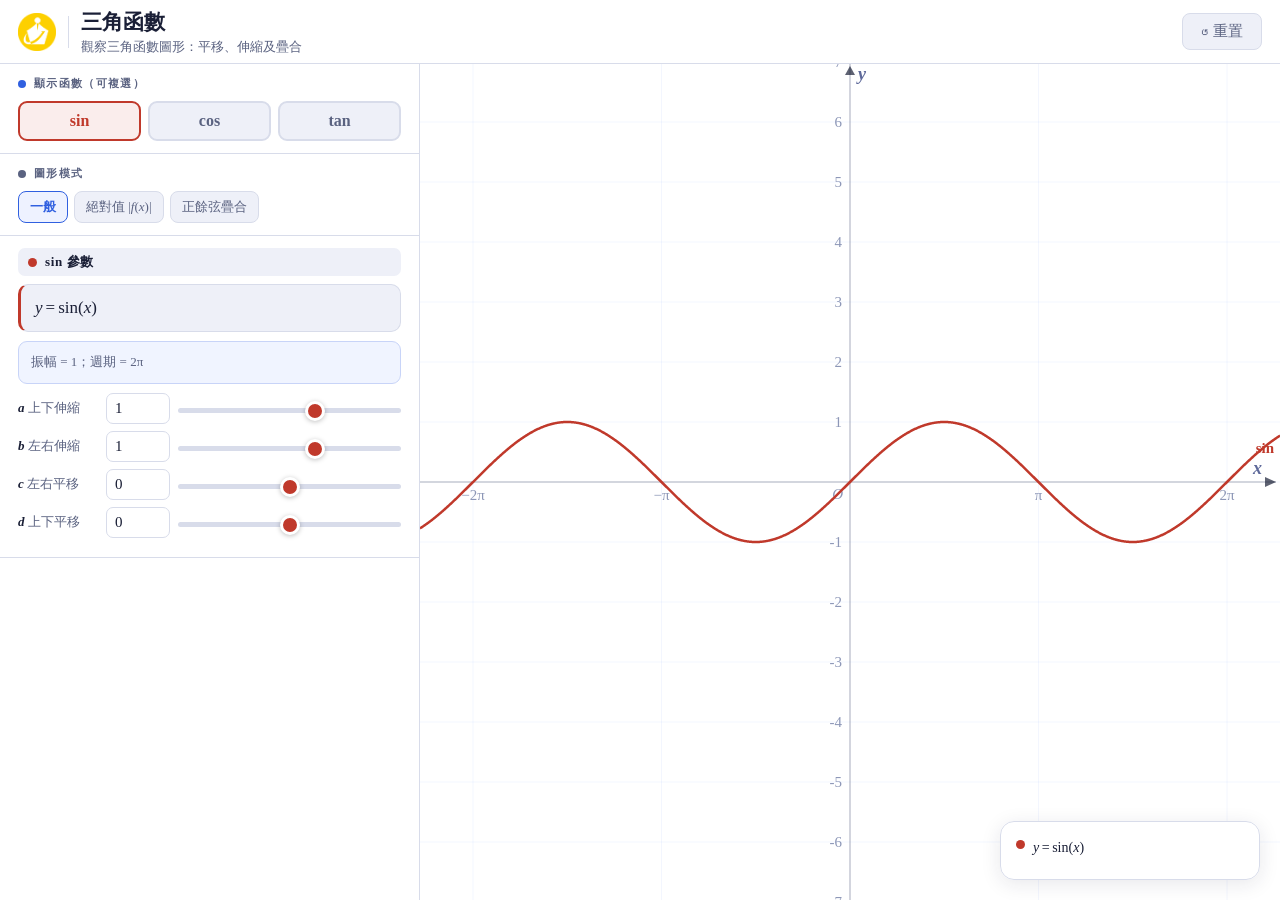
<file: index.HTML>
<!DOCTYPE html>
<html lang="zh-TW">
<head>
<meta charset="UTF-8">
<meta name="viewport" content="width=device-width, initial-scale=1.0, maximum-scale=1.0, user-scalable=no">
<title>三角函數 — 互動教具</title>
<style>
:root{
  --bg:#f4f5fa;--white:#fff;--surface2:#eef0f8;--border:#d8dcea;
  --accent:#3060e0;--sin-c:#c0392b;--cos-c:#2980b9;--tan-c:#27ae60;--sum-c:#7c3aed;
  --text:#1a1f36;--dim:#5a6280;--light:#9098b8;
  --pw:420px;--f:'Times New Roman','Noto Serif TC',Georgia,serif;
}
*{box-sizing:border-box;margin:0;padding:0;}
body{font-family:var(--f);background:var(--bg);color:var(--text);
  overflow:hidden;height:100dvh;width:100vw;display:flex;flex-direction:column;font-size:16px;}

/* ── Header ── */
header{height:64px;display:flex;align-items:center;padding:0 18px;background:var(--white);
  border-bottom:1.5px solid var(--border);z-index:30;flex-shrink:0;gap:12px;}
.logo-ph{height:38px;width:38px;background:var(--surface2);border:1.5px dashed #c0c8e0;
  border-radius:8px;display:flex;align-items:center;justify-content:center;
  font-size:10px;color:var(--light);text-align:center;line-height:1.3;}
.logo-img{height:38px;width:auto;object-fit:contain;}
.hd-sep{width:1px;height:32px;background:var(--border);flex-shrink:0;}
.hd-title{flex:1;min-width:0;}
.hd-title h1{font-size:21px;font-weight:700;white-space:nowrap;overflow:hidden;text-overflow:ellipsis;}
.hd-title p{font-size:13px;color:var(--dim);margin-top:2px;}
.btn{padding:8px 18px;background:var(--surface2);border:1.5px solid var(--border);
  border-radius:8px;font-size:15px;color:var(--dim);cursor:pointer;
  font-family:var(--f);transition:all .15s;}
.btn:hover{color:var(--accent);border-color:var(--accent);background:#eef2ff;}

/* ── Layout ── */
.main{display:flex;flex:1;overflow:hidden;position:relative;}

/* ── Panel ── */
.panel{width:var(--pw);background:var(--white);border-right:1.5px solid var(--border);
  display:flex;flex-direction:column;overflow-y:auto;flex-shrink:0;z-index:10;}
.panel::-webkit-scrollbar{width:5px;}
.panel::-webkit-scrollbar-thumb{background:var(--border);border-radius:3px;}
.sec{padding:12px 18px;border-bottom:1.5px solid var(--border);}
.sec-title{display:flex;align-items:center;gap:8px;font-size:11px;font-weight:700;
  letter-spacing:.12em;text-transform:uppercase;color:var(--dim);margin-bottom:10px;}
.sec-dot{width:8px;height:8px;border-radius:50%;flex-shrink:0;}

/* fn chips */
.fn-chips{display:flex;gap:7px;}
.fn-chip{flex:1;padding:9px 4px;border-radius:9px;border:2px solid var(--border);
  background:var(--surface2);font-family:var(--f);font-size:16px;font-style:normal;font-weight:700;
  cursor:pointer;text-align:center;transition:all .18s;color:var(--dim);}
.fn-chip[data-fn="sin"].on{background:rgba(192,57,43,.09);border-color:var(--sin-c);color:var(--sin-c);}
.fn-chip[data-fn="cos"].on{background:rgba(41,128,185,.09);border-color:var(--cos-c);color:var(--cos-c);}
.fn-chip[data-fn="tan"].on{background:rgba(39,174,96,.09);border-color:var(--tan-c);color:var(--tan-c);}
/* disabled state for superpos mode */
.fn-chip.locked{opacity:.45;cursor:default;pointer-events:none;}

/* mode chips */
.mode-chips{display:flex;gap:6px;flex-wrap:wrap;}
.mode-chip{padding:6px 11px;border-radius:8px;border:1.5px solid var(--border);
  background:var(--surface2);font-family:var(--f);font-size:13px;color:var(--dim);cursor:pointer;transition:all .15s;}
.mode-chip.on{background:#eef2ff;border-color:var(--accent);color:var(--accent);font-weight:700;}

/* ── Equation box in panel ── */
/* y= with space, all italic variables, numbers upright */
.eq-box{background:var(--surface2);border:1.5px solid var(--border);border-radius:10px;
  padding:9px 14px;font-size:17px;color:var(--text);margin-bottom:9px;
  line-height:1.65;min-height:44px;display:flex;align-items:center;flex-wrap:wrap;gap:0;
  font-style:italic;}
.eq-sin{border-left:3px solid var(--sin-c)!important;}
.eq-cos{border-left:3px solid var(--cos-c)!important;}
.eq-tan{border-left:3px solid var(--tan-c)!important;}
/* italic for vars */
.vi{font-style:italic;}
/* upright for numbers */
.vn{font-style:normal;}

/* Desc box */
.desc-box{background:#f0f4ff;border:1.5px solid #c8d4f8;border-radius:9px;
  padding:8px 12px;font-size:13px;color:var(--dim);line-height:1.9;margin-bottom:9px;}
.desc-box b{color:var(--text);}
.mode-desc{background:#fdf4ff;border-color:#d8b4fe;}

/* ── Param rows: label | number | slider ── */
.param-row{display:flex;align-items:center;gap:8px;margin-bottom:7px;}
.param-label{font-size:13px;color:var(--dim);width:80px;flex-shrink:0;}
.param-label .vi{font-style:italic;font-weight:700;color:var(--text);}
.param-num{width:64px;flex-shrink:0;}
.param-num input{width:100%;background:var(--white);border:1.5px solid var(--border);
  border-radius:7px;padding:6px 8px;font-family:var(--f);font-size:15px;font-style:normal;
  color:var(--text);outline:none;transition:border-color .15s;-moz-appearance:textfield;}
.param-num input::-webkit-inner-spin-button{-webkit-appearance:none;}
.param-num input.i-sin:focus{border-color:var(--sin-c);}
.param-num input.i-cos:focus{border-color:var(--cos-c);}
.param-num input.i-tan:focus{border-color:var(--tan-c);}
.param-slider{flex:1;}
.param-slider input[type=range]{width:100%;-webkit-appearance:none;appearance:none;
  height:5px;background:var(--border);border-radius:3px;outline:none;cursor:pointer;touch-action:pan-x;}
.param-slider input[type=range]::-webkit-slider-thumb{-webkit-appearance:none;width:20px;height:20px;
  border-radius:50%;border:3px solid var(--white);box-shadow:0 1px 5px rgba(0,0,0,.25);cursor:pointer;}
.param-slider input[type=range]::-moz-range-thumb{width:20px;height:20px;
  border-radius:50%;border:3px solid var(--white);box-shadow:0 1px 5px rgba(0,0,0,.25);cursor:pointer;}
.r-sin::-webkit-slider-thumb{background:var(--sin-c);}
.r-cos::-webkit-slider-thumb{background:var(--cos-c);}
.r-tan::-webkit-slider-thumb{background:var(--tan-c);}
.r-sin::-moz-range-thumb{background:var(--sin-c);}
.r-cos::-moz-range-thumb{background:var(--cos-c);}
.r-tan::-moz-range-thumb{background:var(--tan-c);}

.fn-panel-hd{display:flex;align-items:center;gap:8px;font-size:13px;font-weight:700;
  letter-spacing:.05em;margin-bottom:8px;padding:5px 10px;border-radius:7px;background:var(--surface2);}
.fn-panel-hd .dot{width:9px;height:9px;border-radius:50%;flex-shrink:0;}

/* Superpos result */
.sp-result{background:#fdf4ff;border:1.5px solid #d8b4fe;border-radius:9px;
  padding:9px 13px;font-size:14px;line-height:2.1;color:var(--text);}

/* Float info box — bottom right */
#floatInfo{position:absolute;bottom:20px;right:20px;z-index:20;
  min-width:260px;max-width:380px;background:rgba(255,255,255,.96);
  border:1.5px solid var(--border);border-radius:14px;padding:13px 15px;
  box-shadow:0 4px 20px rgba(26,31,54,.10);
  backdrop-filter:blur(6px);-webkit-backdrop-filter:blur(6px);
  font-family:var(--f);pointer-events:none;}
.fi-row{display:flex;align-items:flex-start;gap:8px;margin-bottom:6px;line-height:1.8;}
.fi-dot{width:9px;height:9px;border-radius:50%;flex-shrink:0;margin-top:5px;}
.fi-text{font-size:14px;color:var(--text);font-style:italic;}

#canvas{flex:1;display:block;cursor:default;touch-action:none;background:#fff;}

/* Mobile */
.fab{display:none;position:fixed;bottom:20px;left:20px;width:54px;height:54px;
  border-radius:50%;background:var(--accent);color:#fff;border:none;font-size:22px;
  cursor:pointer;box-shadow:0 4px 20px rgba(48,96,224,.4);z-index:200;
  align-items:center;justify-content:center;}
.mob-overlay{display:none;position:fixed;inset:0;z-index:100;pointer-events:none;}
.mob-overlay.open{pointer-events:all;}
.mob-bg{position:absolute;inset:0;background:rgba(10,15,40,.35);opacity:0;transition:opacity .28s;}
.mob-overlay.open .mob-bg{opacity:1;}
.mob-drawer{position:absolute;top:0;left:0;bottom:0;width:min(90vw,440px);
  background:var(--white);border-right:1.5px solid var(--border);overflow-y:auto;
  transform:translateX(-100%);transition:transform .32s cubic-bezier(.32,.72,0,1);}
.mob-overlay.open .mob-drawer{transform:translateX(0);}
.mob-dh{display:flex;align-items:center;justify-content:space-between;
  padding:16px 20px;border-bottom:1.5px solid var(--border);}
.mob-dt{font-size:18px;font-weight:700;}
.mob-x{width:36px;height:36px;border-radius:8px;background:var(--surface2);
  border:1.5px solid var(--border);font-size:18px;color:var(--dim);
  cursor:pointer;display:flex;align-items:center;justify-content:center;}
@media(max-width:760px){
  .panel{display:none;}.fab{display:flex;}.mob-overlay{display:block;}
  .hd-title p{display:none;}.hd-title h1{font-size:18px;}
  #floatInfo{max-width:calc(100vw - 44px);}
}
</style>
</head>
<body>

<header>
  <div style="display:flex;align-items:center;flex-shrink:0;">
    <img class="logo-img" src="company-logo.png"
         onerror="this.style.display='none';document.getElementById('lgph').style.display='flex';" alt="">
    <div class="logo-ph" id="lgph" style="display:none">LOGO</div>
  </div>
  <div class="hd-sep"></div>
  <div class="hd-title">
    <h1>三角函數</h1>
    <p>觀察三角函數圖形：平移、伸縮及疊合</p>
  </div>
  <div style="flex-shrink:0;">
    <button class="btn" onclick="resetAll()">↺ 重置</button>
  </div>
</header>

<div class="main">

<!-- ══ LEFT PANEL ══ -->
<div class="panel" id="mainPanel">

  <!-- 顯示函數 -->
  <div class="sec">
    <div class="sec-title"><span class="sec-dot" style="background:var(--accent)"></span>顯示函數（可複選）</div>
    <div class="fn-chips" id="fnChipsRow">
      <button class="fn-chip on" data-fn="sin" onclick="toggleFn('sin')">sin</button>
      <button class="fn-chip"    data-fn="cos" onclick="toggleFn('cos')">cos</button>
      <button class="fn-chip"    data-fn="tan" onclick="toggleFn('tan')">tan</button>
    </div>
  </div>

  <!-- 模式 -->
  <div class="sec">
    <div class="sec-title"><span class="sec-dot" style="background:var(--dim)"></span>圖形模式</div>
    <div class="mode-chips">
      <button class="mode-chip on" id="modeNormal"   onclick="setMode('normal')">一般</button>
      <button class="mode-chip"    id="modeAbs"      onclick="setMode('abs')">絕對值 |<i>f</i>(<i>x</i>)|</button>
      <button class="mode-chip"    id="modeSuperpos" onclick="setMode('superpos')">正餘弦疊合</button>
    </div>
    <div id="modeDesc" class="desc-box mode-desc" style="display:none;margin-top:8px;margin-bottom:0;"></div>
  </div>

  <!-- ── sin ── -->
  <div class="sec" id="sinSec">
    <div class="fn-panel-hd"><span class="dot" style="background:var(--sin-c)"></span>sin 參數</div>
    <div class="eq-box eq-sin" id="sinEq"></div>
    <div class="desc-box" id="sinDesc"></div>
    <div class="param-row">
      <div class="param-label"><span class="vi">a</span> 上下伸縮</div>
      <div class="param-num"><input class="i-sin" id="nSinA" type="number" step="0.1" value="1" oninput="P.sin.a=+this.value;redraw()"></div>
      <div class="param-slider"><input type="range" class="r-sin" id="sSinA" min="-4" max="4" step="0.05" value="1" oninput="P.sin.a=+this.value;redraw()"></div>
    </div>
    <div class="param-row">
      <div class="param-label"><span class="vi">b</span> 左右伸縮</div>
      <div class="param-num"><input class="i-sin" id="nSinB" type="number" step="0.1" value="1" oninput="P.sin.b=+this.value;redraw()"></div>
      <div class="param-slider"><input type="range" class="r-sin" id="sSinB" min="-4" max="4" step="0.05" value="1" oninput="P.sin.b=+this.value;redraw()"></div>
    </div>
    <div class="param-row">
      <div class="param-label"><span class="vi">c</span> 左右平移</div>
      <div class="param-num"><input class="i-sin" id="nSinC" type="number" step="0.1" value="0" oninput="P.sin.c=+this.value;redraw()"></div>
      <div class="param-slider"><input type="range" class="r-sin" id="sSinC" min="-6.28" max="6.28" step="0.05" value="0" oninput="P.sin.c=+this.value;redraw()"></div>
    </div>
    <div class="param-row">
      <div class="param-label"><span class="vi">d</span> 上下平移</div>
      <div class="param-num"><input class="i-sin" id="nSinD" type="number" step="0.1" value="0" oninput="P.sin.d=+this.value;redraw()"></div>
      <div class="param-slider"><input type="range" class="r-sin" id="sSinD" min="-4" max="4" step="0.05" value="0" oninput="P.sin.d=+this.value;redraw()"></div>
    </div>
  </div>

  <!-- ── cos ── -->
  <div class="sec" id="cosSec" style="display:none">
    <div class="fn-panel-hd"><span class="dot" style="background:var(--cos-c)"></span>cos 參數</div>
    <div class="eq-box eq-cos" id="cosEq"></div>
    <div class="desc-box" id="cosDesc"></div>
    <div class="param-row">
      <div class="param-label"><span class="vi">a</span> 上下伸縮</div>
      <div class="param-num"><input class="i-cos" id="nCosA" type="number" step="0.1" value="1" oninput="P.cos.a=+this.value;redraw()"></div>
      <div class="param-slider"><input type="range" class="r-cos" id="sCosA" min="-4" max="4" step="0.05" value="1" oninput="P.cos.a=+this.value;redraw()"></div>
    </div>
    <div class="param-row">
      <div class="param-label"><span class="vi">b</span> 左右伸縮</div>
      <div class="param-num"><input class="i-cos" id="nCosB" type="number" step="0.1" value="1" oninput="P.cos.b=+this.value;redraw()"></div>
      <div class="param-slider"><input type="range" class="r-cos" id="sCosB" min="-4" max="4" step="0.05" value="1" oninput="P.cos.b=+this.value;redraw()"></div>
    </div>
    <div class="param-row">
      <div class="param-label"><span class="vi">c</span> 左右平移</div>
      <div class="param-num"><input class="i-cos" id="nCosC" type="number" step="0.1" value="0" oninput="P.cos.c=+this.value;redraw()"></div>
      <div class="param-slider"><input type="range" class="r-cos" id="sCosC" min="-6.28" max="6.28" step="0.05" value="0" oninput="P.cos.c=+this.value;redraw()"></div>
    </div>
    <div class="param-row">
      <div class="param-label"><span class="vi">d</span> 上下平移</div>
      <div class="param-num"><input class="i-cos" id="nCosD" type="number" step="0.1" value="0" oninput="P.cos.d=+this.value;redraw()"></div>
      <div class="param-slider"><input type="range" class="r-cos" id="sCosD" min="-4" max="4" step="0.05" value="0" oninput="P.cos.d=+this.value;redraw()"></div>
    </div>
  </div>

  <!-- ── tan ── -->
  <div class="sec" id="tanSec" style="display:none">
    <div class="fn-panel-hd"><span class="dot" style="background:var(--tan-c)"></span>tan 參數</div>
    <div class="eq-box eq-tan" id="tanEq"></div>
    <div class="desc-box" id="tanDesc"></div>
    <div class="param-row">
      <div class="param-label"><span class="vi">a</span> 上下伸縮</div>
      <div class="param-num"><input class="i-tan" id="nTanA" type="number" step="0.1" value="1" oninput="P.tan.a=+this.value;redraw()"></div>
      <div class="param-slider"><input type="range" class="r-tan" id="sTanA" min="-4" max="4" step="0.05" value="1" oninput="P.tan.a=+this.value;redraw()"></div>
    </div>
    <div class="param-row">
      <div class="param-label"><span class="vi">b</span> 左右伸縮</div>
      <div class="param-num"><input class="i-tan" id="nTanB" type="number" step="0.1" value="1" oninput="P.tan.b=+this.value;redraw()"></div>
      <div class="param-slider"><input type="range" class="r-tan" id="sTanB" min="-4" max="4" step="0.05" value="1" oninput="P.tan.b=+this.value;redraw()"></div>
    </div>
    <div class="param-row">
      <div class="param-label"><span class="vi">c</span> 左右平移</div>
      <div class="param-num"><input class="i-tan" id="nTanC" type="number" step="0.1" value="0" oninput="P.tan.c=+this.value;redraw()"></div>
      <div class="param-slider"><input type="range" class="r-tan" id="sTanC" min="-6.28" max="6.28" step="0.05" value="0" oninput="P.tan.c=+this.value;redraw()"></div>
    </div>
    <div class="param-row">
      <div class="param-label"><span class="vi">d</span> 上下平移</div>
      <div class="param-num"><input class="i-tan" id="nTanD" type="number" step="0.1" value="0" oninput="P.tan.d=+this.value;redraw()"></div>
      <div class="param-slider"><input type="range" class="r-tan" id="sTanD" min="-4" max="4" step="0.05" value="0" oninput="P.tan.d=+this.value;redraw()"></div>
    </div>
  </div>

  <!-- ── 正餘弦疊合 ── -->
  <div class="sec" id="superposSec" style="display:none">
    <div class="fn-panel-hd"><span class="dot" style="background:var(--sum-c)"></span>正餘弦疊合參數</div>
    <div style="font-size:13px;color:var(--dim);margin-bottom:8px;">
      設 <i>y</i> = <i>p</i>·sin <i>x</i> + <i>q</i>·cos <i>x</i>，調整係數：
    </div>
    <div class="param-row">
      <div class="param-label"><span class="vi">p</span> sin 係數</div>
      <div class="param-num"><input id="nSP" type="number" step="0.1" value="1" style="width:100%;background:var(--white);border:1.5px solid var(--border);border-radius:7px;padding:6px 8px;font-family:var(--f);font-size:15px;font-style:normal;color:var(--text);outline:none;-moz-appearance:textfield;" oninput="SP.p=+this.value;redraw()"></div>
      <div class="param-slider"><input type="range" id="sSP" min="-5" max="5" step="0.05" value="1" class="r-sp" oninput="SP.p=+this.value;redraw()"></div>
    </div>
    <div class="param-row">
      <div class="param-label"><span class="vi">q</span> cos 係數</div>
      <div class="param-num"><input id="nSQ" type="number" step="0.1" value="1" style="width:100%;background:var(--white);border:1.5px solid var(--border);border-radius:7px;padding:6px 8px;font-family:var(--f);font-size:15px;font-style:normal;color:var(--text);outline:none;-moz-appearance:textfield;" oninput="SP.q=+this.value;redraw()"></div>
      <div class="param-slider"><input type="range" id="sSQ" min="-5" max="5" step="0.05" value="1" class="r-sp" oninput="SP.q=+this.value;redraw()"></div>
    </div>
    <div class="sp-result" id="spResult"></div>
  </div>

</div><!-- /panel -->

<canvas id="canvas"></canvas>

<!-- Float info: equation(s) at bottom right -->
<div id="floatInfo"><div id="fiContent"></div></div>
</div>

<button class="fab" onclick="openDrawer()">☰</button>
<div class="mob-overlay" id="MOV">
  <div class="mob-bg" onclick="closeDrawer()"></div>
  <div class="mob-drawer">
    <div class="mob-dh">
      <span class="mob-dt">方程式與設定</span>
      <button class="mob-x" onclick="closeDrawer()">✕</button>
    </div>
    <div id="mobContent"></div>
  </div>
</div>

<script>
// ══════════════════════════════════
//  CONFIG
// ══════════════════════════════════
const FNS=['sin','cos','tan'];
const FN_COLOR={sin:'#c0392b',cos:'#2980b9',tan:'#27ae60'};
const SUM_C='#7c3aed';
const FU="Times New Roman, Noto Serif TC, Georgia, serif";

const visible={sin:true,cos:false,tan:false};
let graphMode='normal';

// y = a·f(bx+c)+d
const P={
  sin:{a:1,b:1,c:0,d:0},
  cos:{a:1,b:1,c:0,d:0},
  tan:{a:1,b:1,c:0,d:0},
};
// superpos: y = p·sinx + q·cosx
const SP={p:1,q:1};

const canvas=document.getElementById('canvas');
const ctx=canvas.getContext('2d');
let dpr=window.devicePixelRatio||1;
let originX=0,originY=0,scale=60,_init=false;

// ══════════════════════════════════
//  CANVAS SETUP
// ══════════════════════════════════
function resize(){
  const main=document.querySelector('.main');
  const panel=document.querySelector('.panel');
  const pw=panel?panel.offsetWidth:0;
  const W0=main.offsetWidth-pw;
  const H0=main.offsetHeight;
  canvas.width=W0*dpr; canvas.height=H0*dpr;
  canvas.style.width=W0+'px'; canvas.style.height=H0+'px';
  ctx.setTransform(dpr,0,0,dpr,0,0);
  if(!_init){originX=W0/2;originY=H0/2;_init=true;}
  redraw();
}
window.addEventListener('resize',resize);

const toMx=sx=>(sx-originX)/scale;
const toSy=my=>originY-my*scale;

// ── number formatting ──
// All numbers displayed upright (font-style:normal in canvas ctx is default)
function f2(v){const r=Math.round(v*100)/100; return r===0?'0':String(r);}
function f3(v){const r=Math.round(v*1000)/1000; return r===0?'0':String(r);}

// ══════════════════════════════════
//  MATH
// ══════════════════════════════════
function evalBase(fn,x){
  const{a,b,c,d}=P[fn];
  const arg=b*x+c;
  if(fn==='sin') return a*Math.sin(arg)+d;
  if(fn==='cos') return a*Math.cos(arg)+d;
  const t=Math.tan(arg);
  if(!isFinite(t)||Math.abs(t)>300) return NaN;
  return a*t+d;
}
function evalFn(fn,x){
  const v=evalBase(fn,x);
  if(isNaN(v)) return NaN;
  return graphMode==='abs'?Math.abs(v):v;
}
function evalSP(x){return SP.p*Math.sin(x)+SP.q*Math.cos(x);}
function period(fn){
  const b=Math.abs(P[fn].b);
  if(b<1e-9) return Infinity;
  return fn==='tan'?Math.PI/b:2*Math.PI/b;
}

// ══════════════════════════════════
//  DRAW
// ══════════════════════════════════
function redraw(){
  const W=canvas.width/dpr,H=canvas.height/dpr;
  ctx.clearRect(0,0,W,H);
  ctx.fillStyle='#fff'; ctx.fillRect(0,0,W,H);
  drawGrid(W,H);
  drawAxes(W,H);
  if(graphMode==='superpos'){
    drawPath(x=>SP.p*Math.sin(x),FN_COLOR.sin,1.5,[5,4],W,H,'p·sin x');
    drawPath(x=>SP.q*Math.cos(x),FN_COLOR.cos,1.5,[5,4],W,H,'q·cos x');
    drawPath(evalSP,SUM_C,2.8,[],W,H,'合成');
  } else {
    FNS.forEach(fn=>{
      if(visible[fn]) drawPath(x=>evalFn(fn,x),FN_COLOR[fn],2.5,[],W,H,fn);
    });
  }
  updatePanel();
}

function drawGrid(W,H){
  const ox=originX,oy=originY,xs=Math.PI*scale;
  ctx.strokeStyle='rgba(48,96,224,.06)'; ctx.lineWidth=1;
  for(let i=Math.floor(-ox/xs);i<=(W-ox)/xs+1;i++){
    const x=ox+i*xs; ctx.beginPath();ctx.moveTo(x,0);ctx.lineTo(x,H);ctx.stroke();
  }
  for(let i=Math.floor((oy-H)/scale);i<=Math.ceil(oy/scale);i++){
    const y=oy-i*scale; ctx.beginPath();ctx.moveTo(0,y);ctx.lineTo(W,y);ctx.stroke();
  }
}

function drawAxes(W,H){
  const ox=originX,oy=originY;
  ctx.setLineDash([]);
  ctx.strokeStyle='rgba(26,31,54,.22)'; ctx.lineWidth=1.5;
  // axes — stop x axis before arrow, full y axis
  ctx.beginPath();ctx.moveTo(0,oy);ctx.lineTo(W-4,oy);ctx.stroke();
  ctx.beginPath();ctx.moveTo(ox,0);ctx.lineTo(ox,H);ctx.stroke();
  // Arrow heads
  ctx.fillStyle='rgba(26,31,54,.7)';
  // x right ► tip at W-4, base at W-15
  ctx.beginPath();
  ctx.moveTo(W-15,oy-5);
  ctx.lineTo(W-4,oy);
  ctx.lineTo(W-15,oy+5);
  ctx.closePath();
  ctx.fill();
  // y top ▲ tip at 2
  ctx.beginPath();
  ctx.moveTo(ox-5,11);
  ctx.lineTo(ox,2);
  ctx.lineTo(ox+5,11);
  ctx.closePath();
  ctx.fill();
  // Labels — italic bold
  ctx.font=`italic bold 18px ${FU}`; ctx.fillStyle='rgba(40,55,120,.75)';
  ctx.textAlign='right'; ctx.fillText('x',W-18,oy-8);
  ctx.textAlign='left';  ctx.fillText('y',ox+8,16);
  // O
  ctx.font=`italic 15px ${FU}`; ctx.fillStyle='rgba(80,95,145,.65)';
  ctx.textAlign='right'; ctx.fillText('O',ox-7,oy+17);
  // y ticks — upright numbers
  ctx.font=`15px ${FU}`; ctx.fillStyle='rgba(80,95,145,.65)';
  for(let i=Math.floor((oy-H)/scale);i<=Math.ceil(oy/scale);i++){
    if(!i) continue;
    ctx.textAlign='right'; ctx.fillText(i,ox-8,oy-i*scale+5);
  }
  // x ticks — π labels
  const xs=Math.PI*scale;
  for(let i=Math.floor(-ox/xs);i<=(W-ox)/xs+1;i++){
    if(!i) continue;
    const x=ox+i*xs, ai=Math.abs(i);
    let lb;
    if(ai===1&&i>0) lb='π'; else if(ai===1&&i<0) lb='−π';
    else if(i>0) lb=ai+'π'; else lb='−'+ai+'π';
    ctx.textAlign='center'; ctx.fillText(lb,x,oy+18);
  }
}

function drawPath(evalF,color,lw,dash,W,H,label){
  ctx.strokeStyle=color; ctx.lineWidth=lw; ctx.setLineDash(dash);
  let started=false;
  ctx.beginPath();
  for(let px=0;px<=W;px+=0.5){
    const my=evalF(toMx(px));
    if(isNaN(my)){started=false;continue;}
    const sy=toSy(my);
    if(!started){ctx.moveTo(px,sy);started=true;}
    else{
      const pmy=evalF(toMx(px-0.5));
      if(!isNaN(pmy)&&Math.abs(my-pmy)*scale>H*0.8){
        ctx.stroke();ctx.beginPath();ctx.moveTo(px,sy);started=true;
      } else ctx.lineTo(px,sy);
    }
  }
  ctx.stroke(); ctx.setLineDash([]);
  // label at right edge — upright, bold
  const ex=toMx(W-30), ey=evalF(ex);
  if(!isNaN(ey)){
    const sy=toSy(ey);
    if(sy>6&&sy<H-6){
      ctx.fillStyle=color; ctx.font=`bold 15px ${FU}`;
      ctx.textAlign='right'; ctx.fillText(label,W-6,sy-7);
    }
  }
}

// ══════════════════════════════════
//  EQUATION BUILDERS
//  Rule: y, a, b, c, d, x → italic
//        numbers → upright (normal)
//        sin/cos/tan → upright
// ══════════════════════════════════

// For panel HTML
function eqHTML(fn){
  const{a,b,c,d}=P[fn];
  const vi=s=>`<i>${s}</i>`;
  const vn=s=>`<span style="font-style:normal">${s}</span>`;
  // = sign with proper spacing
  const veq=`<span style="font-style:normal;margin:0 0.18em">=</span>`;

  // a part
  let apart='';
  if(Math.abs(a)===1){
    apart=(a<0?vn('−'):'');
  } else if(a<0){
    apart=`${vn('−'+f2(Math.abs(a)))}`;
  } else {
    apart=vn(f2(a));
  }

  // bx part
  let bxpart='';
  if(Math.abs(b)===1){
    bxpart=(b<0?`${vn('−')}${vi('x')}`:vi('x'));
  } else if(b<0){
    bxpart=`${vn('−'+f2(Math.abs(b)))}${vi('x')}`;
  } else {
    bxpart=`${vn(f2(b))}${vi('x')}`;
  }

  // +c part
  let cpart='';
  if(c>0.001)  cpart=`${vn(' + '+f2(c))}`;
  else if(c<-0.001) cpart=`${vn(' − '+f2(Math.abs(c)))}`;

  // +d part
  let dpart='';
  if(d>0.001)  dpart=`${vn(' + '+f2(d))}`;
  else if(d<-0.001) dpart=`${vn(' − '+f2(Math.abs(d)))}`;

  const fnS=vn(fn); // sin/cos/tan upright
  const inner=`${bxpart}${cpart}`;

  // y = ... with space after =, both upright except y
  const lhs=`${vi('y')}${veq}`;

  if(graphMode==='abs'){
    return `${lhs}${vn('|')}${apart}${fnS}${vn('(')}${inner}${vn(')')}${dpart}${vn('|')}`;
  }
  return `${lhs}${apart}${fnS}${vn('(')}${inner}${vn(')')}${dpart}`;
}

// For canvas — plain text (canvas doesn't do HTML; numbers upright via default)
// We use ctx.font for italic parts by switching font
function drawEqOnCanvas(fn,x,y){
  const{a:av,b:bv,c:cv,d:dv}=P[fn];
  const color=FN_COLOR[fn];
  // Build plain string (canvas ignores italic markup, so we draw in italic ctx)
  // We just draw the equation in italic for variables and switch for numbers
  // Strategy: draw segment by segment
  const seg=buildEqSegments(fn,av,bv,cv,dv);
  let cx2=x;
  ctx.textBaseline='top';
  for(const s of seg){
    if(s.italic){
      ctx.font=`italic 15px ${FU}`;
    } else {
      ctx.font=`15px ${FU}`;
    }
    ctx.fillStyle=s.color||color;
    ctx.textAlign='left';
    ctx.fillText(s.t,cx2,y);
    cx2+=ctx.measureText(s.t).width;
  }
  ctx.textBaseline='alphabetic';
  return cx2-x; // width
}

function buildEqSegments(fn,a,b,c,d){
  // Returns array of {t, italic, color?}
  const it=(t,col)=>({t,italic:true,color:col});
  const up=(t,col)=>({t,italic:false,color:col});
  const col=FN_COLOR[fn];
  const seg=[];

  // y =·(space)
  seg.push(it('y = ',col));

  // a
  if(Math.abs(a)===1){
    if(a<0) seg.push(up('−',col));
    // if a===1 show nothing (implicit)
  } else if(a<0){
    seg.push(up('−'+f2(Math.abs(a)),col));
  } else {
    seg.push(up(f2(a),col));
  }

  // fn name upright
  seg.push(up(fn,col));
  seg.push(up('(',col));

  // bx
  if(Math.abs(b)===1){
    if(b<0) seg.push(up('−',col));
    seg.push(it('x',col));
  } else if(b<0){
    seg.push(up('−'+f2(Math.abs(b)),col));
    seg.push(it('x',col));
  } else {
    seg.push(up(f2(b),col));
    seg.push(it('x',col));
  }

  // +c
  if(c>0.001){seg.push(up(' + ',col));seg.push(up(f2(c),col));}
  else if(c<-0.001){seg.push(up(' − ',col));seg.push(up(f2(Math.abs(c)),col));}

  seg.push(up(')',col));

  // +d
  if(d>0.001){seg.push(up(' + ',col));seg.push(up(f2(d),col));}
  else if(d<-0.001){seg.push(up(' − ',col));seg.push(up(f2(Math.abs(d)),col));}

  if(graphMode==='abs'){
    seg.unshift(up('|',col));
    seg.push(up('|',col));
    // fix: wrap y= outside
    const yi=seg.findIndex(s=>s.t==='y = ');
    // already first, the | is before it – reorder
    const absBar=seg.shift(); // remove | from front
    const yEq=seg.shift();    // remove y =
    seg.unshift(absBar);
    seg.unshift(yEq);
    // add closing bar
  }

  return seg;
}

// Superpos canvas eq
function drawSPEqOnCanvas(x,y){
  const R=Math.sqrt(SP.p*SP.p+SP.q*SP.q);
  const theta=Math.atan2(SP.q,SP.p);
  const tStr=thetaStr(theta);
  // y = p·sin x + q·cos x = R·sin(x+θ)
  const segs=[
    {t:'y',italic:true},{t:' = ',italic:false},
    {t:f2(SP.p),italic:false},{t:'·sin ',italic:false},
    {t:'x',italic:true},{t:' + ',italic:false},
    {t:f2(SP.q),italic:false},{t:'·cos ',italic:false},
    {t:'x',italic:true},{t:' = ',italic:false},
    {t:f3(R)+'·sin(',italic:false},
    {t:'x',italic:true},
    {t:' + '+tStr+')',italic:false},
  ];
  let cx2=x;
  ctx.textBaseline='top';
  for(const s of segs){
    ctx.font=s.italic?`italic 15px ${FU}`:`15px ${FU}`;
    ctx.fillStyle=SUM_C;
    ctx.fillText(s.t,cx2,y);
    cx2+=ctx.measureText(s.t).width;
  }
  ctx.textBaseline='alphabetic';
}

// ══════════════════════════════════
//  DESCRIPTION
// ══════════════════════════════════
function descHTML(fn){
  const{a,b,c,d}=P[fn];
  const lines=[];
  const aa=Math.abs(a),ab=Math.abs(b||1e-9);
  const vi=s=>`<i>${s}</i>`;

  // a — 上下伸縮（統一用「伸縮」）
  if(Math.abs(aa-1)>0.01){
    if(aa>1) lines.push(`${vi('a')} = ${f2(aa)}，<b>上下伸縮 ${f2(aa)} 倍</b>（振幅 = ${f2(aa)}）`);
    else     lines.push(`${vi('a')} = ${f2(aa)}，<b>上下伸縮為 ${f2(aa)} 倍</b>（振幅 = ${f2(aa)}）`);
  } else {
    lines.push(`振幅 = 1`);
  }
  if(a<-0.001) lines.push(`<b>${vi('a')} &lt; 0，圖形上下翻轉</b>`);

  // b — 左右伸縮 / 週期
  const T=period(fn);
  const Ts=isFinite(T)?f2(T/Math.PI)+'π':'∞';
  if(Math.abs(ab-1)>0.01){
    if(ab>1) lines.push(`${vi('b')} = ${f2(bv=P[fn].b)}，<b>左右伸縮為 1/${f2(ab)} 倍</b>，週期 = ${Ts}`);
    else     lines.push(`${vi('b')} = ${f2(P[fn].b)}，<b>左右伸縮 ${f2(1/ab)} 倍</b>，週期 = ${Ts}`);
  } else {
    lines.push(`週期 = ${Ts}`);
  }
  if(b<-0.001) lines.push(`<b>${vi('b')} &lt; 0，圖形左右翻轉</b>`);

  // c — 相移
  if(Math.abs(c)>0.01){
    const shift=-c/(P[fn].b||1e-9);
    if(shift>0.001)       lines.push(`<b>向右平移 ${f2(Math.abs(shift))}</b>`);
    else if(shift<-0.001) lines.push(`<b>向左平移 ${f2(Math.abs(shift))}</b>`);
  }

  // d — 上下平移
  if(d>0.001)        lines.push(`<b>向上平移 ${f2(d)}</b>`);
  else if(d<-0.001)  lines.push(`<b>向下平移 ${f2(Math.abs(d))}</b>`);

  let extra='';
  if(graphMode==='abs') extra='<br>取絕對值：<i>x</i> 軸以下翻折，<b><i>y</i> 恆 ≥ 0</b>。';
  return lines.join('；')+extra;
}

// ══════════════════════════════════
//  SUPERPOS RESULT
// ══════════════════════════════════
function thetaStr(theta){
  const fracs=[[0,1],[1,6],[1,4],[1,3],[1,2],[2,3],[3,4],[5,6],[1,1],
               [-1,6],[-1,4],[-1,3],[-1,2],[-2,3],[-3,4],[-5,6],[-1,1]];
  const t=theta/Math.PI;
  for(const[n,d] of fracs){
    if(Math.abs(t-n/d)<0.005){
      if(n===0) return '0';
      const sign=n<0?'−':'';
      const an=Math.abs(n);
      if(d===1) return an===1?sign+'π':sign+an+'π';
      return an===1?sign+'π/'+d:sign+an+'π/'+d;
    }
  }
  return f3(theta);
}

function spResultHTML(){
  const p=SP.p,q=SP.q;
  const R=Math.sqrt(p*p+q*q);
  const theta=Math.atan2(q,p);
  const Rstr=f3(R),tStr=thetaStr(theta);
  const phi=Math.atan2(p,q);
  const phiStr=thetaStr(phi);
  const vi=s=>`<i>${s}</i>`;
  const vn=s=>`<span style="font-style:normal">${s}</span>`;
  return `
<div style="line-height:2.1;font-size:14px;">
  ${vi('y')} = ${vn(f2(p))}·sin ${vi('x')} + ${vn(f2(q))}·cos ${vi('x')}<br>
  &nbsp;&nbsp;= ${vn(Rstr)}·(${vn(f2(p)+'/'+(Rstr||1))}·sin ${vi('x')} + ${vn(f2(q)+'/'+(Rstr||1))}·cos ${vi('x')})<br>
  &nbsp;&nbsp;= ${vn(Rstr)}·(sin ${vi('x')}·cos${vi('θ')} + cos ${vi('x')}·sin${vi('θ')})<br>
  &nbsp;&nbsp;= <b style="color:${SUM_C}">${vn(Rstr)}·sin(${vi('x')} + ${vn(tStr)})</b>
</div>
<div style="font-size:12px;color:var(--dim);margin-top:7px;border-top:1px solid var(--border);padding-top:6px;line-height:1.9;">
  其中 ${vi('θ')} 滿足：cos${vi('θ')} = ${vn(f3(p/(R||1e-9)))}，sin${vi('θ')} = ${vn(f3(q/(R||1e-9)))}<br>
  亦可改寫：${vi('y')} = <b style="color:${SUM_C}">${vn(Rstr)}·cos(${vi('x')} − ${vn(phiStr)})</b><br>
  其中 ${vi('φ')} 滿足：cos${vi('φ')} = ${vn(f3(q/(R||1e-9)))}，sin${vi('φ')} = ${vn(f3(p/(R||1e-9)))}<br>
  <b style="color:var(--sum-c)">R = √(p² + q²) = √(${f2(p)}² + ${f2(q)}²) = ${Rstr}</b>
</div>`;
}

// ══════════════════════════════════
//  UPDATE PANEL
// ══════════════════════════════════
function sH(id,h){const e=document.getElementById(id);if(e)e.innerHTML=h;}
function sS(id,v){const e=document.getElementById(id);if(e)e.value=v;}
function safeSet(id,v){
  const e=document.getElementById(id);
  if(e&&document.activeElement!==e) e.value=f2(v);
}

function updatePanel(){
  // Equations in panel
  FNS.forEach(fn=>{
    sH(fn+'Eq',eqHTML(fn));
    sH(fn+'Desc',descHTML(fn));
  });
  // Number inputs + sliders
  FNS.forEach(fn=>{
    const{a,b,c,d}=P[fn];
    const F=fn[0].toUpperCase()+fn.slice(1);
    safeSet(`n${F}A`,a);safeSet(`n${F}B`,b);safeSet(`n${F}C`,c);safeSet(`n${F}D`,d);
    sS(`s${F}A`,a);sS(`s${F}B`,b);sS(`s${F}C`,c);sS(`s${F}D`,d);
  });
  safeSet('nSP',SP.p); safeSet('nSQ',SP.q);
  sS('sSP',SP.p); sS('sSQ',SP.q);

  // fn chips: lock in superpos mode (sin+cos forced)
  const isSP=graphMode==='superpos';
  document.querySelectorAll('.fn-chip').forEach(el=>{
    if(isSP){
      el.classList.add('locked');
      // force sin+cos visible
      if(el.dataset.fn==='sin'||el.dataset.fn==='cos') el.classList.add('on');
      else el.classList.remove('on');
    } else {
      el.classList.remove('locked');
      el.classList.toggle('on',visible[el.dataset.fn]);
    }
  });
  if(isSP){visible.sin=true;visible.cos=true;}

  // Section visibility
  FNS.forEach(fn=>{
    const sec=document.getElementById(fn+'Sec');
    if(sec) sec.style.display=(visible[fn]&&!isSP)?'':'none';
  });
  const spSec=document.getElementById('superposSec');
  if(spSec) spSec.style.display=isSP?'':'none';

  // Mode chips
  document.getElementById('modeNormal')  .classList.toggle('on',graphMode==='normal');
  document.getElementById('modeAbs')     .classList.toggle('on',graphMode==='abs');
  document.getElementById('modeSuperpos').classList.toggle('on',graphMode==='superpos');

  // Mode desc
  const md=document.getElementById('modeDesc');
  if(graphMode==='abs'){
    md.style.display='';
    md.innerHTML=`絕對值模式：<i>y</i> = |<span style="font-style:normal">f</span>(<i>x</i>)|，<i>x</i> 軸以下翻折，<b><i>y</i> 恆 ≥ 0</b>。`;
  } else if(isSP){
    md.style.display='';
    md.innerHTML=`正餘弦疊合：<i>y</i> = <i>p</i>·sin <i>x</i> + <i>q</i>·cos <i>x</i>，化為單一 sin 或 cos。<br>此模式下固定顯示 sin 與 cos 分量。`;  } else {
    md.style.display='none';
  }
  if(isSP) sH('spResult',spResultHTML());

  // ── Float info box (bottom right) — show equations ──
  let html='';
  if(isSP){
    const R=Math.sqrt(SP.p*SP.p+SP.q*SP.q);
    const theta=Math.atan2(SP.q,SP.p);
    const tStr=thetaStr(theta);
    const phi=Math.atan2(SP.p,SP.q);
    const phiStr=thetaStr(phi);
    html=`
    <div class="fi-row">
      <span class="fi-dot" style="background:${FN_COLOR.sin}"></span>
      <span class="fi-text"><i>y</i><span style="font-style:normal;margin:0 0.18em">=</span><span style="font-style:normal">${f2(SP.p)}</span>·sin <i>x</i></span>
    </div>
    <div class="fi-row">
      <span class="fi-dot" style="background:${FN_COLOR.cos}"></span>
      <span class="fi-text"><i>y</i><span style="font-style:normal;margin:0 0.18em">=</span><span style="font-style:normal">${f2(SP.q)}</span>·cos <i>x</i></span>
    </div>
    <div class="fi-row">
      <span class="fi-dot" style="background:${SUM_C}"></span>
      <span class="fi-text"><b style="color:${SUM_C}"><i>y</i><span style="font-style:normal;margin:0 0.18em">=</span><span style="font-style:normal">${f3(R)}</span>·sin(<i>x</i><span style="font-style:normal;margin:0 0.15em">+</span><span style="font-style:normal">${tStr}</span>)</b></span>
    </div>`;
  } else {
    FNS.forEach(fn=>{
      if(!visible[fn])return;
      html+=`<div class="fi-row">
        <span class="fi-dot" style="background:${FN_COLOR[fn]}"></span>
        <span class="fi-text">${eqHTML(fn)}</span>
      </div>`;
    });
  }
  if(!html) html='<span style="color:var(--light);font-size:13px">請選擇至少一個函數</span>';
  sH('fiContent',html);
}

// ══════════════════════════════════
//  CONTROLS
// ══════════════════════════════════
function toggleFn(fn){
  if(graphMode==='superpos') return; // locked
  visible[fn]=!visible[fn];
  redraw();
}
function setMode(m){
  graphMode=m;
  if(m==='superpos'){visible.sin=true;visible.cos=true;}
  redraw();
}
function resetAll(){
  FNS.forEach(fn=>{P[fn]={a:1,b:1,c:0,d:0};});
  SP.p=1;SP.q=1;
  visible.sin=true;visible.cos=false;visible.tan=false;
  graphMode='normal';
  const r=canvas.parentElement.getBoundingClientRect();
  originX=r.width/2;originY=r.height/2;scale=60;_init=true;
  redraw();
}

// ══════════════════════════════════
//  MOUSE / TOUCH
// ══════════════════════════════════
let panRef=null,pinchDist=null;
canvas.addEventListener('mousedown',e=>{e.preventDefault();panRef={sx:e.clientX,sy:e.clientY,ox:originX,oy:originY};canvas.style.cursor='move';});
canvas.addEventListener('mousemove',e=>{if(!panRef)return;originX=panRef.ox+(e.clientX-panRef.sx);originY=panRef.oy+(e.clientY-panRef.sy);redraw();});
canvas.addEventListener('mouseup',()=>{panRef=null;canvas.style.cursor='default';});
canvas.addEventListener('mouseleave',()=>{panRef=null;});
canvas.addEventListener('contextmenu',e=>e.preventDefault());
canvas.addEventListener('wheel',e=>{
  e.preventDefault();
  const r=canvas.getBoundingClientRect(),px=e.clientX-r.left,py=e.clientY-r.top;
  const f=e.deltaY<0?1.12:0.89,old=scale;
  scale=Math.max(15,Math.min(500,scale*f));
  originX=px-(px-originX)*(scale/old);originY=py-(py-originY)*(scale/old);
  redraw();
},{passive:false});
canvas.addEventListener('touchstart',e=>{
  e.preventDefault();
  if(e.touches.length===2){pinchDist=Math.hypot(e.touches[0].clientX-e.touches[1].clientX,e.touches[0].clientY-e.touches[1].clientY);panRef=null;return;}
  const r=canvas.getBoundingClientRect();
  panRef={sx:e.touches[0].clientX-r.left,sy:e.touches[0].clientY-r.top,ox:originX,oy:originY};
},{passive:false});
canvas.addEventListener('touchmove',e=>{
  e.preventDefault();
  if(e.touches.length===2&&pinchDist){const nd=Math.hypot(e.touches[0].clientX-e.touches[1].clientX,e.touches[0].clientY-e.touches[1].clientY);scale=Math.max(15,Math.min(500,scale*nd/pinchDist));pinchDist=nd;redraw();return;}
  if(!panRef)return;
  const r=canvas.getBoundingClientRect();
  originX=panRef.ox+(e.touches[0].clientX-r.left-panRef.sx);
  originY=panRef.oy+(e.touches[0].clientY-r.top-panRef.sy);redraw();
},{passive:false});
canvas.addEventListener('touchend',e=>{e.preventDefault();panRef=null;pinchDist=null;},{passive:false});

// ══════════════════════════════════
//  MOBILE DRAWER
// ══════════════════════════════════
function openDrawer(){document.getElementById('MOV').classList.add('open');}
function closeDrawer(){document.getElementById('MOV').classList.remove('open');}

(function buildMobile(){
  const dest=document.getElementById('mobContent');
  Array.from(document.querySelector('.panel').children).forEach(sec=>{
    const clone=sec.cloneNode(true);
    clone.querySelectorAll('.fn-chip').forEach(el=>{const fn=el.dataset.fn;el.onclick=()=>toggleFn(fn);});
    clone.querySelectorAll('.mode-chip').forEach(el=>{
      const id=el.id;
      if(id==='modeNormal') el.onclick=()=>setMode('normal');
      if(id==='modeAbs')    el.onclick=()=>setMode('abs');
      if(id==='modeSuperpos')el.onclick=()=>setMode('superpos');
      if(id) el.id='m'+id;
    });
    clone.querySelectorAll('input[type=number]').forEach(el=>{
      const oid=el.id;el.id='m'+oid;el.oninput=null;
      el.addEventListener('input',function(){
        if(oid==='nSP'){SP.p=+this.value;redraw();return;}
        if(oid==='nSQ'){SP.q=+this.value;redraw();return;}
        const m=oid.match(/^n([A-Z][a-z]+)([A-Za-z])$/);
        if(!m)return;
        P[m[1].toLowerCase()][m[2].toLowerCase()]=+this.value;redraw();
      });
    });
    clone.querySelectorAll('input[type=range]').forEach(el=>{
      const oid=el.id;el.id='m'+oid;el.oninput=null;
      el.addEventListener('input',function(){
        if(oid==='sSP'){SP.p=+this.value;redraw();return;}
        if(oid==='sSQ'){SP.q=+this.value;redraw();return;}
        const m=oid.match(/^s([A-Z][a-z]+)([A-Za-z])$/);
        if(!m)return;
        P[m[1].toLowerCase()][m[2].toLowerCase()]=+this.value;redraw();
      });
    });
    dest.appendChild(clone);
  });
})();

// sp slider thumb colour
const st=document.createElement('style');
st.textContent=`.r-sp::-webkit-slider-thumb{background:${SUM_C}!important;width:20px;height:20px;border-radius:50%;border:3px solid #fff;box-shadow:0 1px 5px rgba(0,0,0,.25);cursor:pointer;-webkit-appearance:none;}
.r-sp::-moz-range-thumb{background:${SUM_C}!important;width:20px;height:20px;border-radius:50%;border:3px solid #fff;box-shadow:0 1px 5px rgba(0,0,0,.25);cursor:pointer;}`;
document.head.appendChild(st);

// ══ INIT ══
resize();
</script>
</body>
</html>
</file>
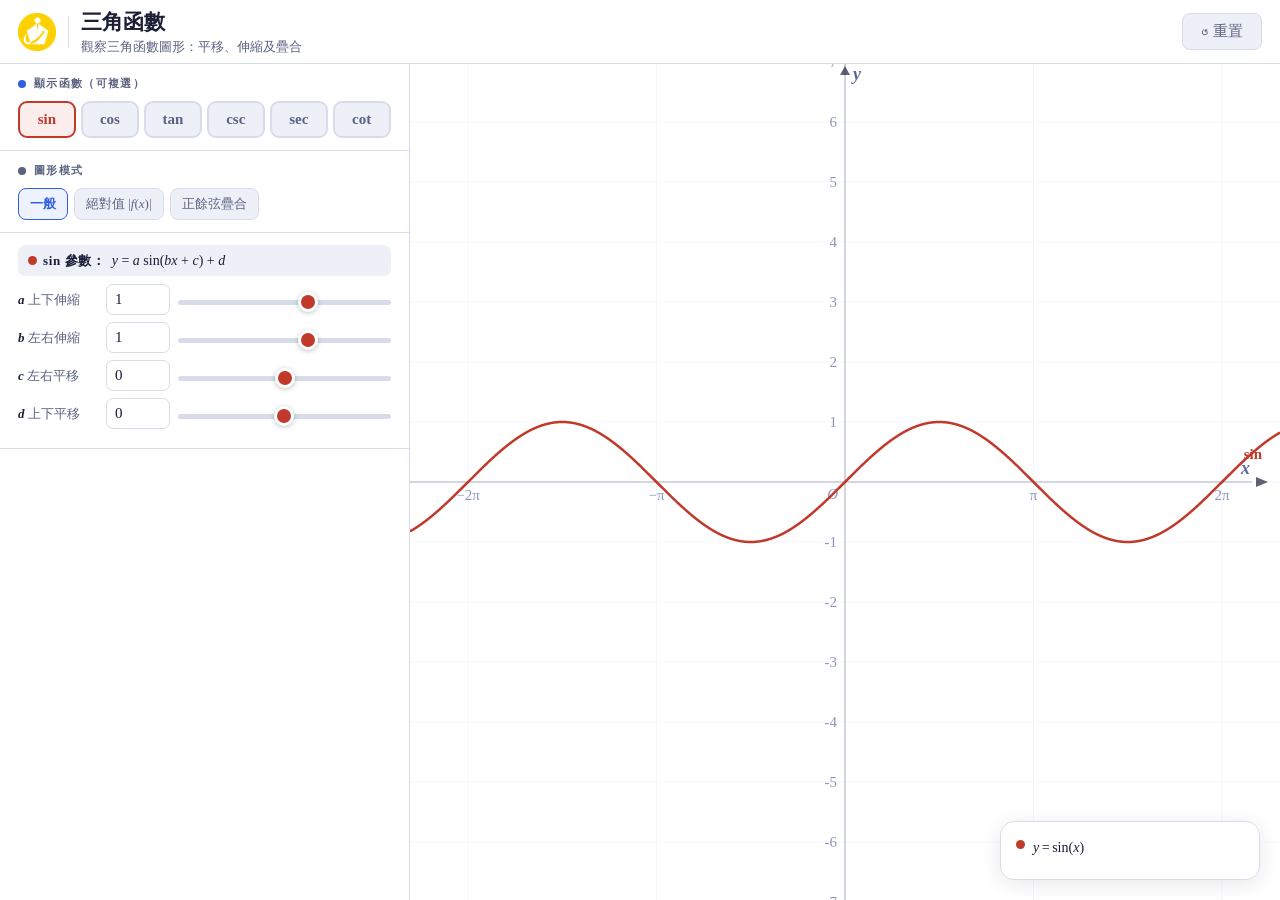
<file: index.html>
<!DOCTYPE html>
<html lang="zh-TW">
<head>
<meta charset="UTF-8">
<meta name="viewport" content="width=device-width, initial-scale=1.0, maximum-scale=1.0, user-scalable=no">
<title>三角函數 — 互動教具</title>
<style>
:root{
  --bg:#f4f5fa;--white:#fff;--surface2:#eef0f8;--border:#d8dcea;
  --accent:#3060e0;--sin-c:#c0392b;--cos-c:#2980b9;--tan-c:#27ae60;
  --csc-c:#e67e22;--sec-c:#8e44ad;--cot-c:#16a085;
  --sum-c:#7c3aed;
  --text:#1a1f36;--dim:#5a6280;--light:#9098b8;
  --pw:clamp(300px,32vw,420px);--f:'Times New Roman','Noto Serif TC',Georgia,serif;
}
*{box-sizing:border-box;margin:0;padding:0;}
body{font-family:var(--f);background:var(--bg);color:var(--text);
  overflow:hidden;height:100dvh;width:100vw;display:flex;flex-direction:column;font-size:16px;}

header{height:64px;display:flex;align-items:center;padding:0 18px;background:var(--white);
  border-bottom:1.5px solid var(--border);z-index:30;flex-shrink:0;gap:12px;}
.logo-ph{height:38px;width:38px;background:var(--surface2);border:1.5px dashed #c0c8e0;
  border-radius:8px;display:flex;align-items:center;justify-content:center;
  font-size:10px;color:var(--light);text-align:center;line-height:1.3;}
.logo-img{height:38px;width:auto;object-fit:contain;}
.hd-sep{width:1px;height:32px;background:var(--border);flex-shrink:0;}
.hd-title{flex:1;min-width:0;}
.hd-title h1{font-size:21px;font-weight:700;white-space:nowrap;overflow:hidden;text-overflow:ellipsis;}
.hd-title p{font-size:13px;color:var(--dim);margin-top:2px;}
.btn{padding:8px 18px;background:var(--surface2);border:1.5px solid var(--border);
  border-radius:8px;font-size:15px;color:var(--dim);cursor:pointer;
  font-family:var(--f);transition:all .15s;}
.btn:hover{color:var(--accent);border-color:var(--accent);background:#eef2ff;}

.main{display:flex;flex:1;min-width:0;min-height:0;overflow:hidden;position:relative;}

.panel{width:var(--pw);background:var(--white);border-right:1.5px solid var(--border);
  display:flex;flex-direction:column;overflow-y:auto;flex-shrink:0;z-index:10;}
.panel::-webkit-scrollbar{width:5px;}
.panel::-webkit-scrollbar-thumb{background:var(--border);border-radius:3px;}
.sec{padding:12px 18px;border-bottom:1.5px solid var(--border);}
.sec-title{display:flex;align-items:center;gap:8px;font-size:11px;font-weight:700;
  letter-spacing:.12em;text-transform:uppercase;color:var(--dim);margin-bottom:10px;}
.sec-dot{width:8px;height:8px;border-radius:50%;flex-shrink:0;}

.fn-chips{display:flex;gap:5px;flex-wrap:wrap;}
.fn-chip{flex:1;min-width:56px;padding:8px 4px;border-radius:9px;border:2px solid var(--border);
  background:var(--surface2);font-family:var(--f);font-size:15px;font-style:normal;font-weight:700;
  cursor:pointer;text-align:center;transition:all .18s;color:var(--dim);}
.fn-chip[data-fn="sin"].on{background:rgba(192,57,43,.09);border-color:var(--sin-c);color:var(--sin-c);}
.fn-chip[data-fn="cos"].on{background:rgba(41,128,185,.09);border-color:var(--cos-c);color:var(--cos-c);}
.fn-chip[data-fn="tan"].on{background:rgba(39,174,96,.09);border-color:var(--tan-c);color:var(--tan-c);}
.fn-chip[data-fn="csc"].on{background:rgba(230,126,34,.09);border-color:var(--csc-c);color:var(--csc-c);}
.fn-chip[data-fn="sec"].on{background:rgba(142,68,173,.09);border-color:var(--sec-c);color:var(--sec-c);}
.fn-chip[data-fn="cot"].on{background:rgba(22,160,133,.09);border-color:var(--cot-c);color:var(--cot-c);}
.fn-chip.locked{opacity:.45;cursor:default;pointer-events:none;}

.mode-chips{display:flex;gap:6px;flex-wrap:wrap;}
.mode-chip{padding:6px 11px;border-radius:8px;border:1.5px solid var(--border);
  background:var(--surface2);font-family:var(--f);font-size:13px;color:var(--dim);cursor:pointer;transition:all .15s;}
.mode-chip.on{background:#eef2ff;border-color:var(--accent);color:var(--accent);font-weight:700;}

.eq-box{background:var(--surface2);border:1.5px solid var(--border);border-radius:10px;
  padding:9px 14px;font-size:17px;color:var(--text);margin-bottom:9px;
  line-height:1.65;min-height:44px;display:flex;align-items:center;flex-wrap:wrap;gap:0;
  font-style:italic;}
.fn-name{font-style:normal;}
.eq-sin{border-left:3px solid var(--sin-c)!important;}
.eq-cos{border-left:3px solid var(--cos-c)!important;}
.eq-tan{border-left:3px solid var(--tan-c)!important;}
.eq-csc{border-left:3px solid var(--csc-c)!important;}
.eq-sec{border-left:3px solid var(--sec-c)!important;}
.eq-cot{border-left:3px solid var(--cot-c)!important;}

.desc-box{background:#f0f4ff;border:1.5px solid #c8d4f8;border-radius:9px;
  padding:8px 12px;font-size:13px;color:var(--dim);line-height:1.9;margin-bottom:9px;}
.desc-box b{color:var(--text);}
.mode-desc{background:#fdf4ff;border-color:#d8b4fe;}

.param-row{display:flex;align-items:center;gap:8px;margin-bottom:7px;}
.param-label{font-size:13px;color:var(--dim);width:80px;flex-shrink:0;}
.param-label .vi{font-style:italic;font-weight:700;color:var(--text);}
.param-num{width:64px;flex-shrink:0;}
.param-num input{width:100%;background:var(--white);border:1.5px solid var(--border);
  border-radius:7px;padding:6px 8px;font-family:var(--f);font-size:15px;font-style:normal;
  color:var(--text);outline:none;transition:border-color .15s;-moz-appearance:textfield;}
.param-num input::-webkit-inner-spin-button{-webkit-appearance:none;}
.param-num input.i-sin:focus{border-color:var(--sin-c);}
.param-num input.i-cos:focus{border-color:var(--cos-c);}
.param-num input.i-tan:focus{border-color:var(--tan-c);}
.param-num input.i-csc:focus{border-color:var(--csc-c);}
.param-num input.i-sec:focus{border-color:var(--sec-c);}
.param-num input.i-cot:focus{border-color:var(--cot-c);}
.param-slider{flex:1;}
.param-slider input[type=range]{width:100%;-webkit-appearance:none;appearance:none;
  height:5px;background:var(--border);border-radius:3px;outline:none;cursor:pointer;touch-action:pan-x;}
.param-slider input[type=range]::-webkit-slider-thumb{-webkit-appearance:none;width:20px;height:20px;
  border-radius:50%;border:3px solid var(--white);box-shadow:0 1px 5px rgba(0,0,0,.25);cursor:pointer;}
.param-slider input[type=range]::-moz-range-thumb{width:20px;height:20px;
  border-radius:50%;border:3px solid var(--white);box-shadow:0 1px 5px rgba(0,0,0,.25);cursor:pointer;}
.r-sin::-webkit-slider-thumb{background:var(--sin-c);}
.r-cos::-webkit-slider-thumb{background:var(--cos-c);}
.r-tan::-webkit-slider-thumb{background:var(--tan-c);}
.r-csc::-webkit-slider-thumb{background:var(--csc-c);}
.r-sec::-webkit-slider-thumb{background:var(--sec-c);}
.r-cot::-webkit-slider-thumb{background:var(--cot-c);}
.r-sin::-moz-range-thumb{background:var(--sin-c);}
.r-cos::-moz-range-thumb{background:var(--cos-c);}
.r-tan::-moz-range-thumb{background:var(--tan-c);}
.r-csc::-moz-range-thumb{background:var(--csc-c);}
.r-sec::-moz-range-thumb{background:var(--sec-c);}
.r-cot::-moz-range-thumb{background:var(--cot-c);}

.fn-panel-hd{display:flex;align-items:center;flex-wrap:wrap;column-gap:6px;row-gap:3px;font-size:13px;font-weight:700;
  letter-spacing:.05em;margin-bottom:8px;padding:5px 10px;border-radius:7px;background:var(--surface2);}
.fn-panel-hd .dot{width:9px;height:9px;border-radius:50%;flex-shrink:0;}
.param-formula{font-size:14px;font-weight:400;font-style:normal;letter-spacing:0;line-height:1.5;white-space:nowrap;}

.sp-result{background:#fdf4ff;border:1.5px solid #d8b4fe;border-radius:9px;
  padding:9px 13px;font-size:14px;line-height:2.1;color:var(--text);}

#floatInfo{position:absolute;bottom:20px;right:20px;z-index:20;
  min-width:260px;max-width:380px;background:rgba(255,255,255,.96);
  border:1.5px solid var(--border);border-radius:14px;padding:13px 15px;
  box-shadow:0 4px 20px rgba(26,31,54,.10);
  backdrop-filter:blur(6px);-webkit-backdrop-filter:blur(6px);
  font-family:var(--f);pointer-events:none;}
.fi-row{display:flex;align-items:flex-start;gap:8px;margin-bottom:6px;line-height:1.8;}
.fi-dot{width:9px;height:9px;border-radius:50%;flex-shrink:0;margin-top:5px;}
.fi-text{font-size:14px;color:var(--text);font-style:italic;}

#canvas{flex:1;min-width:0;min-height:0;display:block;cursor:default;touch-action:none;background:#fff;}

.fab{display:none;position:fixed;bottom:20px;left:20px;width:54px;height:54px;
  border-radius:50%;background:var(--accent);color:#fff;border:none;font-size:22px;
  cursor:pointer;box-shadow:0 4px 20px rgba(48,96,224,.4);z-index:200;
  align-items:center;justify-content:center;}
.mob-overlay{display:none;position:fixed;inset:0;z-index:100;pointer-events:none;}
.mob-overlay.open{pointer-events:none;}
.mob-bg{position:absolute;inset:0;background:rgba(10,15,40,.35);opacity:0;
  transition:opacity .28s;pointer-events:none;}
.mob-overlay.open .mob-bg{opacity:1;pointer-events:all;}
.mob-drawer{position:absolute;top:0;left:0;bottom:0;width:min(92vw,440px);
  background:var(--white);border-right:1.5px solid var(--border);
  overflow-y:auto;-webkit-overflow-scrolling:touch;
  transform:translateX(-100%);transition:transform .32s cubic-bezier(.32,.72,0,1);
  z-index:2;pointer-events:all;}
.mob-overlay.open .mob-drawer{transform:translateX(0);}
.mob-dh{display:flex;align-items:center;justify-content:space-between;
  padding:16px 20px;border-bottom:1.5px solid var(--border);}
.mob-dt{font-size:18px;font-weight:700;}
.mob-x{width:44px;height:44px;border-radius:8px;background:var(--surface2);
  border:1.5px solid var(--border);font-size:20px;color:var(--dim);
  cursor:pointer;display:flex;align-items:center;justify-content:center;}
@media(max-width:760px){
  .panel{display:none;}.fab{display:flex;}.mob-overlay{display:block;}
  .hd-title p{display:none;}.hd-title h1{font-size:18px;}
  header{height:58px;padding:0 10px;gap:8px;}
  .logo-img{height:30px;max-width:60px;}
  .btn{padding:8px 10px;font-size:14px;}
  .hd-sep{height:26px;}
  #floatInfo{min-width:0;max-width:calc(100vw - 100px);max-height:24dvh;overflow-y:auto;bottom:12px;right:12px;padding:8px 10px;pointer-events:auto;}
  .fi-text{font-size:12px;overflow-wrap:anywhere;}
  .fab{bottom:max(12px,env(safe-area-inset-bottom));left:12px;}
  .mob-drawer{width:min(94vw,420px);padding-bottom:env(safe-area-inset-bottom);}
  .mob-dh{position:sticky;top:0;background:var(--white);z-index:3;padding:10px 14px;}
  .sec{padding:12px;}
  .param-label{width:76px;}
  .param-num{width:60px;}
  .param-slider{min-width:0;}
  .param-num input{font-size:16px;}
  .eq-box{overflow-wrap:anywhere;}
}
@media(max-height:500px) and (max-width:760px){
  header{height:48px;}
  #floatInfo{max-height:28dvh;}
}
</style>
</head>
<body>

<header>
  <div style="display:flex;align-items:center;flex-shrink:0;">
    <img class="logo-img" src="company-logo.png"
         onerror="this.style.display='none';document.getElementById('lgph').style.display='flex';" alt="">
    <div class="logo-ph" id="lgph" style="display:none">LOGO</div>
  </div>
  <div class="hd-sep"></div>
  <div class="hd-title">
    <h1>三角函數</h1>
    <p>觀察三角函數圖形：平移、伸縮及疊合</p>
  </div>
  <div style="flex-shrink:0;">
    <button class="btn" onclick="resetAll()">↺ 重置</button>
  </div>
</header>

<div class="main">

<div class="panel" id="mainPanel">

  <!-- 顯示函數 -->
  <div class="sec">
    <div class="sec-title"><span class="sec-dot" style="background:var(--accent)"></span>顯示函數（可複選）</div>
    <div class="fn-chips" id="fnChipsRow">
      <button class="fn-chip on" data-fn="sin" onclick="toggleFn('sin')">sin</button>
      <button class="fn-chip"    data-fn="cos" onclick="toggleFn('cos')">cos</button>
      <button class="fn-chip"    data-fn="tan" onclick="toggleFn('tan')">tan</button>
      <button class="fn-chip"    data-fn="csc" onclick="toggleFn('csc')">csc</button>
      <button class="fn-chip"    data-fn="sec" onclick="toggleFn('sec')">sec</button>
      <button class="fn-chip"    data-fn="cot" onclick="toggleFn('cot')">cot</button>
    </div>
  </div>

  <!-- 模式 -->
  <div class="sec">
    <div class="sec-title"><span class="sec-dot" style="background:var(--dim)"></span>圖形模式</div>
    <div class="mode-chips">
      <button class="mode-chip on" id="modeNormal"   onclick="setMode('normal')">一般</button>
      <button class="mode-chip"    id="modeAbs"      onclick="setMode('abs')">絕對值 |<i>f</i>(<i>x</i>)|</button>
      <button class="mode-chip"    id="modeSuperpos" onclick="setMode('superpos')">正餘弦疊合</button>
    </div>
    <div id="modeDesc" class="desc-box mode-desc" style="display:none;margin-top:8px;margin-bottom:0;"></div>
  </div>

  <!-- ── sin ── -->
  <div class="sec" id="sinSec">
    <div class="fn-panel-hd"><span class="dot" style="background:var(--sin-c)"></span>sin 參數：<span class="param-formula"><i>y</i> = <i>a</i> sin(<i>b</i><i>x</i> + <i>c</i>) + <i>d</i></span></div>
    <div class="param-row">
      <div class="param-label"><span class="vi">a</span> 上下伸縮</div>
      <div class="param-num"><input class="i-sin" id="nSinA" type="number" step="0.1" value="1" oninput="P.sin.a=+this.value;redraw()"></div>
      <div class="param-slider"><input type="range" class="r-sin" id="sSinA" min="-4" max="4" step="0.05" value="1" oninput="P.sin.a=+this.value;redraw()"></div>
    </div>
    <div class="param-row">
      <div class="param-label"><span class="vi">b</span> 左右伸縮</div>
      <div class="param-num"><input class="i-sin" id="nSinB" type="number" step="0.1" value="1" oninput="P.sin.b=+this.value;redraw()"></div>
      <div class="param-slider"><input type="range" class="r-sin" id="sSinB" min="-4" max="4" step="0.05" value="1" oninput="P.sin.b=+this.value;redraw()"></div>
    </div>
    <div class="param-row">
      <div class="param-label"><span class="vi">c</span> 左右平移</div>
      <div class="param-num"><input class="i-sin" id="nSinC" type="number" step="0.1" value="0" oninput="P.sin.c=+this.value;redraw()"></div>
      <div class="param-slider"><input type="range" class="r-sin" id="sSinC" min="-6.28" max="6.28" step="0.05" value="0" oninput="P.sin.c=+this.value;redraw()"></div>
    </div>
    <div class="param-row">
      <div class="param-label"><span class="vi">d</span> 上下平移</div>
      <div class="param-num"><input class="i-sin" id="nSinD" type="number" step="0.1" value="0" oninput="P.sin.d=+this.value;redraw()"></div>
      <div class="param-slider"><input type="range" class="r-sin" id="sSinD" min="-4" max="4" step="0.05" value="0" oninput="P.sin.d=+this.value;redraw()"></div>
    </div>
  </div>

  <!-- ── cos ── -->
  <div class="sec" id="cosSec" style="display:none">
    <div class="fn-panel-hd"><span class="dot" style="background:var(--cos-c)"></span>cos 參數：<span class="param-formula"><i>y</i> = <i>a</i> cos(<i>b</i><i>x</i> + <i>c</i>) + <i>d</i></span></div>
    <div class="param-row">
      <div class="param-label"><span class="vi">a</span> 上下伸縮</div>
      <div class="param-num"><input class="i-cos" id="nCosA" type="number" step="0.1" value="1" oninput="P.cos.a=+this.value;redraw()"></div>
      <div class="param-slider"><input type="range" class="r-cos" id="sCosA" min="-4" max="4" step="0.05" value="1" oninput="P.cos.a=+this.value;redraw()"></div>
    </div>
    <div class="param-row">
      <div class="param-label"><span class="vi">b</span> 左右伸縮</div>
      <div class="param-num"><input class="i-cos" id="nCosB" type="number" step="0.1" value="1" oninput="P.cos.b=+this.value;redraw()"></div>
      <div class="param-slider"><input type="range" class="r-cos" id="sCosB" min="-4" max="4" step="0.05" value="1" oninput="P.cos.b=+this.value;redraw()"></div>
    </div>
    <div class="param-row">
      <div class="param-label"><span class="vi">c</span> 左右平移</div>
      <div class="param-num"><input class="i-cos" id="nCosC" type="number" step="0.1" value="0" oninput="P.cos.c=+this.value;redraw()"></div>
      <div class="param-slider"><input type="range" class="r-cos" id="sCosC" min="-6.28" max="6.28" step="0.05" value="0" oninput="P.cos.c=+this.value;redraw()"></div>
    </div>
    <div class="param-row">
      <div class="param-label"><span class="vi">d</span> 上下平移</div>
      <div class="param-num"><input class="i-cos" id="nCosD" type="number" step="0.1" value="0" oninput="P.cos.d=+this.value;redraw()"></div>
      <div class="param-slider"><input type="range" class="r-cos" id="sCosD" min="-4" max="4" step="0.05" value="0" oninput="P.cos.d=+this.value;redraw()"></div>
    </div>
  </div>

  <!-- ── tan ── -->
  <div class="sec" id="tanSec" style="display:none">
    <div class="fn-panel-hd"><span class="dot" style="background:var(--tan-c)"></span>tan 參數：<span class="param-formula"><i>y</i> = <i>a</i> tan(<i>b</i><i>x</i> + <i>c</i>) + <i>d</i></span></div>
    <div class="param-row">
      <div class="param-label"><span class="vi">a</span> 上下伸縮</div>
      <div class="param-num"><input class="i-tan" id="nTanA" type="number" step="0.1" value="1" oninput="P.tan.a=+this.value;redraw()"></div>
      <div class="param-slider"><input type="range" class="r-tan" id="sTanA" min="-4" max="4" step="0.05" value="1" oninput="P.tan.a=+this.value;redraw()"></div>
    </div>
    <div class="param-row">
      <div class="param-label"><span class="vi">b</span> 左右伸縮</div>
      <div class="param-num"><input class="i-tan" id="nTanB" type="number" step="0.1" value="1" oninput="P.tan.b=+this.value;redraw()"></div>
      <div class="param-slider"><input type="range" class="r-tan" id="sTanB" min="-4" max="4" step="0.05" value="1" oninput="P.tan.b=+this.value;redraw()"></div>
    </div>
    <div class="param-row">
      <div class="param-label"><span class="vi">c</span> 左右平移</div>
      <div class="param-num"><input class="i-tan" id="nTanC" type="number" step="0.1" value="0" oninput="P.tan.c=+this.value;redraw()"></div>
      <div class="param-slider"><input type="range" class="r-tan" id="sTanC" min="-6.28" max="6.28" step="0.05" value="0" oninput="P.tan.c=+this.value;redraw()"></div>
    </div>
    <div class="param-row">
      <div class="param-label"><span class="vi">d</span> 上下平移</div>
      <div class="param-num"><input class="i-tan" id="nTanD" type="number" step="0.1" value="0" oninput="P.tan.d=+this.value;redraw()"></div>
      <div class="param-slider"><input type="range" class="r-tan" id="sTanD" min="-4" max="4" step="0.05" value="0" oninput="P.tan.d=+this.value;redraw()"></div>
    </div>
  </div>

  <!-- ── csc ── -->
  <div class="sec" id="cscSec" style="display:none">
    <div class="fn-panel-hd"><span class="dot" style="background:var(--csc-c)"></span>csc 參數：<span class="param-formula"><i>y</i> = <i>a</i> csc(<i>b</i><i>x</i> + <i>c</i>) + <i>d</i></span></div>
    <div class="param-row">
      <div class="param-label"><span class="vi">a</span> 上下伸縮</div>
      <div class="param-num"><input class="i-csc" id="nCscA" type="number" step="0.1" value="1" oninput="P.csc.a=+this.value;redraw()"></div>
      <div class="param-slider"><input type="range" class="r-csc" id="sCscA" min="-4" max="4" step="0.05" value="1" oninput="P.csc.a=+this.value;redraw()"></div>
    </div>
    <div class="param-row">
      <div class="param-label"><span class="vi">b</span> 左右伸縮</div>
      <div class="param-num"><input class="i-csc" id="nCscB" type="number" step="0.1" value="1" oninput="P.csc.b=+this.value;redraw()"></div>
      <div class="param-slider"><input type="range" class="r-csc" id="sCscB" min="-4" max="4" step="0.05" value="1" oninput="P.csc.b=+this.value;redraw()"></div>
    </div>
    <div class="param-row">
      <div class="param-label"><span class="vi">c</span> 左右平移</div>
      <div class="param-num"><input class="i-csc" id="nCscC" type="number" step="0.1" value="0" oninput="P.csc.c=+this.value;redraw()"></div>
      <div class="param-slider"><input type="range" class="r-csc" id="sCscC" min="-6.28" max="6.28" step="0.05" value="0" oninput="P.csc.c=+this.value;redraw()"></div>
    </div>
    <div class="param-row">
      <div class="param-label"><span class="vi">d</span> 上下平移</div>
      <div class="param-num"><input class="i-csc" id="nCscD" type="number" step="0.1" value="0" oninput="P.csc.d=+this.value;redraw()"></div>
      <div class="param-slider"><input type="range" class="r-csc" id="sCscD" min="-4" max="4" step="0.05" value="0" oninput="P.csc.d=+this.value;redraw()"></div>
    </div>
  </div>

  <!-- ── sec ── -->
  <div class="sec" id="secSec" style="display:none">
    <div class="fn-panel-hd"><span class="dot" style="background:var(--sec-c)"></span>sec 參數：<span class="param-formula"><i>y</i> = <i>a</i> sec(<i>b</i><i>x</i> + <i>c</i>) + <i>d</i></span></div>
    <div class="param-row">
      <div class="param-label"><span class="vi">a</span> 上下伸縮</div>
      <div class="param-num"><input class="i-sec" id="nSecA" type="number" step="0.1" value="1" oninput="P.sec.a=+this.value;redraw()"></div>
      <div class="param-slider"><input type="range" class="r-sec" id="sSecA" min="-4" max="4" step="0.05" value="1" oninput="P.sec.a=+this.value;redraw()"></div>
    </div>
    <div class="param-row">
      <div class="param-label"><span class="vi">b</span> 左右伸縮</div>
      <div class="param-num"><input class="i-sec" id="nSecB" type="number" step="0.1" value="1" oninput="P.sec.b=+this.value;redraw()"></div>
      <div class="param-slider"><input type="range" class="r-sec" id="sSecB" min="-4" max="4" step="0.05" value="1" oninput="P.sec.b=+this.value;redraw()"></div>
    </div>
    <div class="param-row">
      <div class="param-label"><span class="vi">c</span> 左右平移</div>
      <div class="param-num"><input class="i-sec" id="nSecC" type="number" step="0.1" value="0" oninput="P.sec.c=+this.value;redraw()"></div>
      <div class="param-slider"><input type="range" class="r-sec" id="sSecC" min="-6.28" max="6.28" step="0.05" value="0" oninput="P.sec.c=+this.value;redraw()"></div>
    </div>
    <div class="param-row">
      <div class="param-label"><span class="vi">d</span> 上下平移</div>
      <div class="param-num"><input class="i-sec" id="nSecD" type="number" step="0.1" value="0" oninput="P.sec.d=+this.value;redraw()"></div>
      <div class="param-slider"><input type="range" class="r-sec" id="sSecD" min="-4" max="4" step="0.05" value="0" oninput="P.sec.d=+this.value;redraw()"></div>
    </div>
  </div>

  <!-- ── cot ── -->
  <div class="sec" id="cotSec" style="display:none">
    <div class="fn-panel-hd"><span class="dot" style="background:var(--cot-c)"></span>cot 參數：<span class="param-formula"><i>y</i> = <i>a</i> cot(<i>b</i><i>x</i> + <i>c</i>) + <i>d</i></span></div>
    <div class="param-row">
      <div class="param-label"><span class="vi">a</span> 上下伸縮</div>
      <div class="param-num"><input class="i-cot" id="nCotA" type="number" step="0.1" value="1" oninput="P.cot.a=+this.value;redraw()"></div>
      <div class="param-slider"><input type="range" class="r-cot" id="sCotA" min="-4" max="4" step="0.05" value="1" oninput="P.cot.a=+this.value;redraw()"></div>
    </div>
    <div class="param-row">
      <div class="param-label"><span class="vi">b</span> 左右伸縮</div>
      <div class="param-num"><input class="i-cot" id="nCotB" type="number" step="0.1" value="1" oninput="P.cot.b=+this.value;redraw()"></div>
      <div class="param-slider"><input type="range" class="r-cot" id="sCotB" min="-4" max="4" step="0.05" value="1" oninput="P.cot.b=+this.value;redraw()"></div>
    </div>
    <div class="param-row">
      <div class="param-label"><span class="vi">c</span> 左右平移</div>
      <div class="param-num"><input class="i-cot" id="nCotC" type="number" step="0.1" value="0" oninput="P.cot.c=+this.value;redraw()"></div>
      <div class="param-slider"><input type="range" class="r-cot" id="sCotC" min="-6.28" max="6.28" step="0.05" value="0" oninput="P.cot.c=+this.value;redraw()"></div>
    </div>
    <div class="param-row">
      <div class="param-label"><span class="vi">d</span> 上下平移</div>
      <div class="param-num"><input class="i-cot" id="nCotD" type="number" step="0.1" value="0" oninput="P.cot.d=+this.value;redraw()"></div>
      <div class="param-slider"><input type="range" class="r-cot" id="sCotD" min="-4" max="4" step="0.05" value="0" oninput="P.cot.d=+this.value;redraw()"></div>
    </div>
  </div>

  <!-- ── 正餘弦疊合 ── -->
  <div class="sec" id="superposSec" style="display:none">
    <div class="fn-panel-hd"><span class="dot" style="background:var(--sum-c)"></span>正餘弦疊合參數</div>
    <div style="font-size:13px;color:var(--dim);margin-bottom:8px;">
      設 <i>y</i> = <i>p</i>·sin <i>x</i> + <i>q</i>·cos <i>x</i>，調整係數：
    </div>
    <div class="param-row">
      <div class="param-label"><span class="vi">p</span> sin 係數</div>
      <div class="param-num"><input id="nSP" type="number" step="0.1" value="1" style="width:100%;background:var(--white);border:1.5px solid var(--border);border-radius:7px;padding:6px 8px;font-family:var(--f);font-size:15px;font-style:normal;color:var(--text);outline:none;-moz-appearance:textfield;" oninput="SP.p=+this.value;redraw()"></div>
      <div class="param-slider"><input type="range" id="sSP" min="-5" max="5" step="0.05" value="1" class="r-sp" oninput="SP.p=+this.value;redraw()"></div>
    </div>
    <div class="param-row">
      <div class="param-label"><span class="vi">q</span> cos 係數</div>
      <div class="param-num"><input id="nSQ" type="number" step="0.1" value="1" style="width:100%;background:var(--white);border:1.5px solid var(--border);border-radius:7px;padding:6px 8px;font-family:var(--f);font-size:15px;font-style:normal;color:var(--text);outline:none;-moz-appearance:textfield;" oninput="SP.q=+this.value;redraw()"></div>
      <div class="param-slider"><input type="range" id="sSQ" min="-5" max="5" step="0.05" value="1" class="r-sp" oninput="SP.q=+this.value;redraw()"></div>
    </div>
    <div class="sp-result" id="spResult"></div>
  </div>

</div><!-- /panel -->

<canvas id="canvas"></canvas>

<div id="floatInfo"><div id="fiContent"></div></div>
</div>

<button class="fab" id="fabBtn" onclick="toggleDrawer()" aria-label="開啟參數設定" aria-controls="MOV" aria-expanded="false">☰</button>
<div class="mob-overlay" id="MOV">
  <div class="mob-bg" onclick="closeDrawer()"></div>
  <div class="mob-drawer">
    <div class="mob-dh">
      <span class="mob-dt">方程式與設定</span>
      <button class="mob-x" onclick="closeDrawer()">✕</button>
    </div>
    <div id="mobContent"></div>
  </div>
</div>

<script>
const FNS=['sin','cos','tan','csc','sec','cot'];
const FN_COLOR={
  sin:'#c0392b',cos:'#2980b9',tan:'#27ae60',
  csc:'#e67e22',sec:'#8e44ad',cot:'#16a085'
};
const SUM_C='#7c3aed';
const FU="Times New Roman, Noto Serif TC, Georgia, serif";

const visible={sin:true,cos:false,tan:false,csc:false,sec:false,cot:false};
let graphMode='normal';

const P={
  sin:{a:1,b:1,c:0,d:0},
  cos:{a:1,b:1,c:0,d:0},
  tan:{a:1,b:1,c:0,d:0},
  csc:{a:1,b:1,c:0,d:0},
  sec:{a:1,b:1,c:0,d:0},
  cot:{a:1,b:1,c:0,d:0},
};
const SP={p:1,q:1};

const canvas=document.getElementById('canvas');
const ctx=canvas.getContext('2d');
let dpr=window.devicePixelRatio||1;
let originX=0,originY=0,scale=60,_init=false;

function resize(){
  const main=document.querySelector('.main');
  const panel=document.querySelector('.panel');
  const pw=panel&&panel.parentElement===main?panel.offsetWidth:0;
  const W0=Math.max(1,main.clientWidth-pw);
  const H0=Math.max(1,main.clientHeight);
  if(_init){originX+=(W0-canvas.width/dpr)/2;originY+=(H0-canvas.height/dpr)/2;}
  dpr=window.devicePixelRatio||1;
  canvas.width=W0*dpr; canvas.height=H0*dpr;
  canvas.style.width=W0+'px'; canvas.style.height=H0+'px';
  ctx.setTransform(dpr,0,0,dpr,0,0);
  if(!_init){originX=W0/2;originY=H0/2;_init=true;}
  redraw();
}
window.addEventListener('resize',resize);

const toMx=sx=>(sx-originX)/scale;
const toSy=my=>originY-my*scale;

function f2(v){const r=Math.round(v*100)/100; return r===0?'0':String(r);}
function f3(v){const r=Math.round(v*1000)/1000; return r===0?'0':String(r);}

// ── MATH ──
function evalBase(fn,x){
  const{a,b,c,d}=P[fn];
  const arg=b*x+c;
  let v;

  if(fn==='sin'){
    v=a*Math.sin(arg)+d;

  } else if(fn==='cos'){
    v=a*Math.cos(arg)+d;

  } else if(fn==='tan'){
    const t=Math.tan(arg);
    if(!isFinite(t)) return NaN;
    v=a*t+d;
    if(!isFinite(v)) return NaN;

  } else if(fn==='csc'){
    const s=Math.sin(arg);
    if(Math.abs(s)<1e-8) return NaN;
    v=a/s+d;
    if(!isFinite(v)) return NaN;

  } else if(fn==='sec'){
    const c2=Math.cos(arg);
    if(Math.abs(c2)<1e-8) return NaN;
    v=a/c2+d;
    if(!isFinite(v)) return NaN;

  } else if(fn==='cot'){
    const t=Math.tan(arg);
    if(!isFinite(t) || Math.abs(t)<1e-8) return NaN;
    v=a/t+d;
    if(!isFinite(v)) return NaN;
  }

  return v;
}

function evalFn(fn,x){
  const v=evalBase(fn,x);
  if(isNaN(v)) return NaN;
  return graphMode==='abs'?Math.abs(v):v;
}
function evalSP(x){return SP.p*Math.sin(x)+SP.q*Math.cos(x);}
function period(fn){
  const b=Math.abs(P[fn].b);
  if(b<1e-9) return Infinity;
  if(fn==='tan'||fn==='cot') return Math.PI/b;
  return 2*Math.PI/b;
}

// ── DRAW ──
function redraw(){
  const W=canvas.width/dpr,H=canvas.height/dpr;
  ctx.clearRect(0,0,W,H);
  ctx.fillStyle='#fff'; ctx.fillRect(0,0,W,H);
  drawGrid(W,H);
  drawAxes(W,H);
  if(graphMode==='superpos'){
    drawPath(x=>SP.p*Math.sin(x),FN_COLOR.sin,1.5,[5,4],W,H,'p·sin x');
    drawPath(x=>SP.q*Math.cos(x),FN_COLOR.cos,1.5,[5,4],W,H,'q·cos x');
    drawPath(evalSP,SUM_C,2.8,[],W,H,'合成');
  } else {
    FNS.forEach(fn=>{
      if(visible[fn]) drawPath(x=>evalFn(fn,x),FN_COLOR[fn],2.5,[],W,H,fn);
    });
  }
  updatePanel();
}

function drawGrid(W,H){
  const ox=originX,oy=originY,xs=Math.PI*scale;
  ctx.strokeStyle='rgba(48,96,224,.06)'; ctx.lineWidth=1;
  for(let i=Math.floor(-ox/xs);i<=(W-ox)/xs+1;i++){
    const x=ox+i*xs; ctx.beginPath();ctx.moveTo(x,0);ctx.lineTo(x,H);ctx.stroke();
  }
  for(let i=Math.floor((oy-H)/scale);i<=Math.ceil(oy/scale);i++){
    const y=oy-i*scale; ctx.beginPath();ctx.moveTo(0,y);ctx.lineTo(W,y);ctx.stroke();
  }
}

function drawAxes(W,H){
  const ox=originX,oy=originY;
  ctx.setLineDash([]);
  ctx.strokeStyle='rgba(26,31,54,.22)'; ctx.lineWidth=1.5;
  ctx.beginPath();ctx.moveTo(0,oy);ctx.lineTo(W-28,oy);ctx.stroke();
  ctx.beginPath();ctx.moveTo(ox,0);ctx.lineTo(ox,H);ctx.stroke();
  ctx.fillStyle='rgba(26,31,54,.7)';
  ctx.beginPath();ctx.moveTo(W-24,oy-5);ctx.lineTo(W-12,oy);ctx.lineTo(W-24,oy+5);ctx.closePath();ctx.fill();
  ctx.beginPath();ctx.moveTo(ox-5,11);ctx.lineTo(ox,2);ctx.lineTo(ox+5,11);ctx.closePath();ctx.fill();
  ctx.font=`italic bold 18px ${FU}`; ctx.fillStyle='rgba(40,55,120,.75)';
  ctx.textAlign='right'; ctx.fillText('x',W-30,oy-8);
  ctx.textAlign='left';  ctx.fillText('y',ox+8,16);
  ctx.font=`italic 15px ${FU}`; ctx.fillStyle='rgba(80,95,145,.65)';
  ctx.textAlign='right'; ctx.fillText('O',ox-7,oy+17);
  ctx.font=`15px ${FU}`; ctx.fillStyle='rgba(80,95,145,.65)';
  for(let i=Math.floor((oy-H)/scale);i<=Math.ceil(oy/scale);i++){
    if(!i) continue;
    ctx.textAlign='right'; ctx.fillText(i,ox-8,oy-i*scale+5);
  }
  const xs=Math.PI*scale;
  for(let i=Math.floor(-ox/xs);i<=(W-ox)/xs+1;i++){
    if(!i) continue;
    const x=ox+i*xs, ai=Math.abs(i);
    let lb;
    if(ai===1&&i>0) lb='π'; else if(ai===1&&i<0) lb='−π';
    else if(i>0) lb=ai+'π'; else lb='−'+ai+'π';
    ctx.textAlign='center'; ctx.fillText(lb,x,oy+18);
  }
}

function drawPath(evalF,color,lw,dash,W,H,label){
  ctx.strokeStyle=color;
  ctx.lineWidth=lw;
  ctx.setLineDash(dash);

  const TOP = 0;
  const BOTTOM = H;
  const clipY = sy => Math.max(TOP, Math.min(BOTTOM, sy));
  const edgeYFromRaw = rawY => rawY < originY ? TOP : BOTTOM;

  let started = false;
  let prevRawY = null;
  let prevPx = null;

  ctx.beginPath();

  for(let px=0; px<=W; px+=0.25){
    const my = evalF(toMx(px));

    if(isNaN(my)){
      if(started && prevRawY !== null){
        ctx.lineTo(prevPx ?? px, edgeYFromRaw(prevRawY));
        ctx.stroke();
      }
      ctx.beginPath();
      started = false;
      prevRawY = null;
      prevPx = null;
      continue;
    }

    const rawY = toSy(my);
    const y = clipY(rawY);

    if(!started){
      ctx.moveTo(px, y);
      started = true;
    } else {
      const hugeJump = prevRawY !== null && Math.abs(rawY - prevRawY) > H * 1.5;
      const crossesViewport = prevRawY !== null && (
        (prevRawY < TOP && rawY > BOTTOM) ||
        (prevRawY > BOTTOM && rawY < TOP)
      );

      if(hugeJump || crossesViewport){
        ctx.lineTo(prevPx ?? px, edgeYFromRaw(prevRawY));
        ctx.stroke();
        ctx.beginPath();
        ctx.moveTo(px, edgeYFromRaw(rawY));
      } else {
        ctx.lineTo(px, y);
      }
    }

    prevRawY = rawY;
    prevPx = px;
  }

  if(started && prevRawY !== null){
    if(prevRawY < TOP || prevRawY > BOTTOM){
      ctx.lineTo(prevPx ?? W, edgeYFromRaw(prevRawY));
    }
    ctx.stroke();
  }

  ctx.setLineDash([]);

  const ex = toMx(W-42), ey = evalF(ex);
  if(!isNaN(ey)){
    const sy = toSy(ey);
    if(sy>6 && sy<H-6){
      ctx.fillStyle=color;
      ctx.font=`bold 15px ${FU}`;
      ctx.textAlign='right';
      ctx.fillText(label,W-18,sy-7);
    }
  }
}

// ── EQUATION HTML ──
function eqHTML(fn){
  const{a,b,c,d}=P[fn];
  const vi=s=>`<i>${s}</i>`;
  const vn=s=>`<span style="font-style:normal">${s}</span>`;
  const veq=`<span style="font-style:normal;margin:0 0.18em">=</span>`;

  let apart='';
  if(Math.abs(a)===1){apart=(a<0?vn('−'):'');}
  else if(a<0){apart=`${vn('−'+f2(Math.abs(a)))}`;}
  else{apart=vn(f2(a));}

  let bxpart='';
  if(Math.abs(b)===1){bxpart=(b<0?`${vn('−')}${vi('x')}`:vi('x'));}
  else if(b<0){bxpart=`${vn('−'+f2(Math.abs(b)))}${vi('x')}`;}
  else{bxpart=`${vn(f2(b))}${vi('x')}`;}

  let cpart='';
  if(c>0.001) cpart=`${vn(' + '+f2(c))}`;
  else if(c<-0.001) cpart=`${vn(' − '+f2(Math.abs(c)))}`;

  let dpart='';
  if(d>0.001) dpart=`${vn(' + '+f2(d))}`;
  else if(d<-0.001) dpart=`${vn(' − '+f2(Math.abs(d)))}`;

  const fnS=vn(fn);
  const inner=`${bxpart}${cpart}`;
  const lhs=`${vi('y')}${veq}`;

  if(graphMode==='abs'){
    return `${lhs}${vn('|')}${apart}${fnS}${vn('(')}${inner}${vn(')')}${dpart}${vn('|')}`;
  }
  return `${lhs}${apart}${fnS}${vn('(')}${inner}${vn(')')}${dpart}`;
}

// ── DESCRIPTION ──
// 定義域說明
const domainNote={
  csc:'（sin <i>x</i> = 0 處無定義，<i>y</i> 無法為 0）',
  sec:'（cos <i>x</i> = 0 處無定義，<i>y</i> 無法為 0）',
  cot:'（sin <i>x</i> = 0 處無定義）',
};

function descHTML(fn){
  const{a,b,c,d}=P[fn];
  const lines=[];
  const aa=Math.abs(a),ab=Math.abs(b||1e-9);
  const vi=s=>`<i>${s}</i>`;

  if(Math.abs(aa-1)>0.01){
    if(aa>1) lines.push(`${vi('a')} = ${f2(aa)}，<b>上下伸縮 ${f2(aa)} 倍</b>`);
    else     lines.push(`${vi('a')} = ${f2(aa)}，<b>上下壓縮為 ${f2(aa)} 倍</b>`);
  } else {
    if(fn==='sin'||fn==='cos') lines.push(`振幅 = 1`);
  }
  if(a<-0.001) lines.push(`<b>${vi('a')} &lt; 0，圖形上下翻轉</b>`);

  const T=period(fn);
  const Ts=isFinite(T)?f2(T/Math.PI)+'π':'∞';
  if(Math.abs(ab-1)>0.01){
    if(ab>1) lines.push(`${vi('b')} = ${f2(b)}，<b>左右壓縮為 1/${f2(ab)} 倍</b>，週期 = ${Ts}`);
    else     lines.push(`${vi('b')} = ${f2(b)}，<b>左右伸縮 ${f2(1/ab)} 倍</b>，週期 = ${Ts}`);
  } else {
    lines.push(`週期 = ${Ts}`);
  }
  if(b<-0.001) lines.push(`<b>${vi('b')} &lt; 0，圖形左右翻轉</b>`);

  if(Math.abs(c)>0.01){
    const shift=-c/(P[fn].b||1e-9);
    if(shift>0.001) lines.push(`<b>向右平移 ${f2(Math.abs(shift))}</b>`);
    else if(shift<-0.001) lines.push(`<b>向左平移 ${f2(Math.abs(shift))}</b>`);
  }
  if(d>0.001)       lines.push(`<b>向上平移 ${f2(d)}</b>`);
  else if(d<-0.001) lines.push(`<b>向下平移 ${f2(Math.abs(d))}</b>`);

  // 特別備注
  if(domainNote[fn]) lines.push(domainNote[fn]);

  let extra='';
  if(graphMode==='abs') extra='<br>取絕對值：<i>x</i> 軸以下翻折，<b><i>y</i> 恆 ≥ 0</b>。';
  return lines.join('；')+extra;
}

// ── SUPERPOS ──
function thetaStr(theta){
  const fracs=[[0,1],[1,6],[1,4],[1,3],[1,2],[2,3],[3,4],[5,6],[1,1],
               [-1,6],[-1,4],[-1,3],[-1,2],[-2,3],[-3,4],[-5,6],[-1,1]];
  const t=theta/Math.PI;
  for(const[n,d] of fracs){
    if(Math.abs(t-n/d)<0.005){
      if(n===0) return '0';
      const sign=n<0?'−':'';
      const an=Math.abs(n);
      if(d===1) return an===1?sign+'π':sign+an+'π';
      return an===1?sign+'π/'+d:sign+an+'π/'+d;
    }
  }
  return f3(theta);
}

function spResultHTML(){
  const p=SP.p,q=SP.q;
  const R=Math.sqrt(p*p+q*q);
  const theta=Math.atan2(q,p);
  const Rstr=f3(R),tStr=thetaStr(theta);
  const phi=Math.atan2(p,q);
  const phiStr=thetaStr(phi);
  const vi=s=>`<i>${s}</i>`;
  const vn=s=>`<span style="font-style:normal">${s}</span>`;
  return `
<div style="line-height:2.1;font-size:14px;">
  ${vi('y')} = ${vn(f2(p))}·sin ${vi('x')} + ${vn(f2(q))}·cos ${vi('x')}<br>
  &nbsp;&nbsp;= ${vn(Rstr)}·(${vn(f2(p)+'/'+(Rstr||1))}·sin ${vi('x')} + ${vn(f2(q)+'/'+(Rstr||1))}·cos ${vi('x')})<br>
  &nbsp;&nbsp;= ${vn(Rstr)}·(sin ${vi('x')}·cos${vi('θ')} + cos ${vi('x')}·sin${vi('θ')})<br>
  &nbsp;&nbsp;= <b style="color:${SUM_C}">${vn(Rstr)}·sin(${vi('x')} + ${vn(tStr)})</b>
</div>
<div style="font-size:12px;color:var(--dim);margin-top:7px;border-top:1px solid var(--border);padding-top:6px;line-height:1.9;">
  其中 ${vi('θ')} 滿足：cos${vi('θ')} = ${vn(f3(p/(R||1e-9)))}，sin${vi('θ')} = ${vn(f3(q/(R||1e-9)))}<br>
  亦可改寫：${vi('y')} = <b style="color:${SUM_C}">${vn(Rstr)}·cos(${vi('x')} − ${vn(phiStr)})</b><br>
  其中 ${vi('φ')} 滿足：cos${vi('φ')} = ${vn(f3(q/(R||1e-9)))}，sin${vi('φ')} = ${vn(f3(p/(R||1e-9)))}<br>
  <b style="color:var(--sum-c)">R = √(p² + q²) = √(${f2(p)}² + ${f2(q)}²) = ${Rstr}</b>
</div>`;
}

// ── UPDATE PANEL ──
function sH(id,h){const e=document.getElementById(id);if(e)e.innerHTML=h;}
function sS(id,v){const e=document.getElementById(id);if(e)e.value=v;}
function safeSet(id,v){const e=document.getElementById(id);if(e&&document.activeElement!==e)e.value=f2(v);}

function updatePanel(){
  FNS.forEach(fn=>{
    sH(fn+'Eq',eqHTML(fn));
    sH(fn+'Desc',descHTML(fn));
  });
  FNS.forEach(fn=>{
    const{a,b,c,d}=P[fn];
    const F=fn[0].toUpperCase()+fn.slice(1);
    safeSet(`n${F}A`,a);safeSet(`n${F}B`,b);safeSet(`n${F}C`,c);safeSet(`n${F}D`,d);
    sS(`s${F}A`,a);sS(`s${F}B`,b);sS(`s${F}C`,c);sS(`s${F}D`,d);
  });
  safeSet('nSP',SP.p); safeSet('nSQ',SP.q);
  sS('sSP',SP.p); sS('sSQ',SP.q);

  const isSP=graphMode==='superpos';
  document.querySelectorAll('.fn-chip').forEach(el=>{
    if(isSP){
      el.classList.add('locked');
      if(el.dataset.fn==='sin'||el.dataset.fn==='cos') el.classList.add('on');
      else el.classList.remove('on');
    } else {
      el.classList.remove('locked');
      el.classList.toggle('on',visible[el.dataset.fn]);
    }
  });
  if(isSP){visible.sin=true;visible.cos=true;}

  FNS.forEach(fn=>{
    const e=document.getElementById(fn+'Sec');
    if(e) e.style.display=(visible[fn]&&!isSP)?'block':'none';
  });
  const spSec=document.getElementById('superposSec');
  if(spSec) spSec.style.display=isSP?'block':'none';

  document.getElementById('modeNormal')  ?.classList.toggle('on',graphMode==='normal');
  document.getElementById('modeAbs')     ?.classList.toggle('on',graphMode==='abs');
  document.getElementById('modeSuperpos')?.classList.toggle('on',graphMode==='superpos');

  const md=document.getElementById('modeDesc');
  if(md){
    if(graphMode==='abs'){
      md.style.display='';
      md.innerHTML=`絕對值模式：<i>y</i> = |<span style="font-style:normal">f</span>(<i>x</i>)|，<i>x</i> 軸以下翻折，<b><i>y</i> 恆 ≥ 0</b>。`;
    } else if(isSP){
      md.style.display='';
      md.innerHTML=`正餘弦疊合：<i>y</i> = <i>p</i>·sin <i>x</i> + <i>q</i>·cos <i>x</i>，化為單一 sin 或 cos。<br>此模式下固定顯示 sin 與 cos 分量。`;
    } else {
      md.style.display='none';
    }
  }
  if(isSP){sH('spResult',spResultHTML());}

  // Float info
  let html='';
  if(isSP){
    const R=Math.sqrt(SP.p*SP.p+SP.q*SP.q);
    const theta=Math.atan2(SP.q,SP.p);
    const tStr=thetaStr(theta);
    html=`
    <div class="fi-row">
      <span class="fi-dot" style="background:${FN_COLOR.sin}"></span>
      <span class="fi-text"><i>y</i><span style="font-style:normal;margin:0 0.18em">=</span><span style="font-style:normal">${f2(SP.p)}·sin </span><i>x</i></span>
    </div>
    <div class="fi-row">
      <span class="fi-dot" style="background:${FN_COLOR.cos}"></span>
      <span class="fi-text"><i>y</i><span style="font-style:normal;margin:0 0.18em">=</span><span style="font-style:normal">${f2(SP.q)}·cos </span><i>x</i></span>
    </div>
    <div class="fi-row">
      <span class="fi-dot" style="background:${SUM_C}"></span>
      <span class="fi-text"><b style="color:${SUM_C}"><i>y</i><span style="font-style:normal;margin:0 0.18em">=</span><span style="font-style:normal">${f3(R)}·sin(</span><i>x</i><span style="font-style:normal;margin:0 0.12em">+</span><span style="font-style:normal">${tStr})</span></b></span>
    </div>`;
  } else {
    FNS.forEach(fn=>{
      if(!visible[fn])return;
      html+=`<div class="fi-row">
        <span class="fi-dot" style="background:${FN_COLOR[fn]}"></span>
        <span class="fi-text">${eqHTML(fn)}</span>
      </div>`;
    });
  }
  if(!html) html='<span style="color:var(--light);font-size:13px">請選擇至少一個函數</span>';
  sH('fiContent',html);
}

// ── CONTROLS ──
function toggleFn(fn){
  if(graphMode==='superpos') return;
  visible[fn]=!visible[fn];
  redraw();
}
function setMode(m){
  graphMode=m;
  if(m==='superpos'){visible.sin=true;visible.cos=true;}
  redraw();
}
function resetAll(){
  FNS.forEach(fn=>{P[fn]={a:1,b:1,c:0,d:0};});
  SP.p=1;SP.q=1;
  visible.sin=true;visible.cos=false;visible.tan=false;
  visible.csc=false;visible.sec=false;visible.cot=false;
  graphMode='normal';
  const r=canvas.parentElement.getBoundingClientRect();
  originX=r.width/2;originY=r.height/2;scale=60;_init=true;
  redraw();
}

// ── MOUSE / TOUCH ──
let panRef=null,pinchDist=null;
canvas.addEventListener('mousedown',e=>{e.preventDefault();panRef={sx:e.clientX,sy:e.clientY,ox:originX,oy:originY};canvas.style.cursor='move';});
canvas.addEventListener('mousemove',e=>{if(!panRef)return;originX=panRef.ox+(e.clientX-panRef.sx);originY=panRef.oy+(e.clientY-panRef.sy);redraw();});
canvas.addEventListener('mouseup',()=>{panRef=null;canvas.style.cursor='default';});
canvas.addEventListener('mouseleave',()=>{panRef=null;});
canvas.addEventListener('contextmenu',e=>e.preventDefault());
canvas.addEventListener('wheel',e=>{
  e.preventDefault();
  const r=canvas.getBoundingClientRect(),px=e.clientX-r.left,py=e.clientY-r.top;
  const f=e.deltaY<0?1.12:0.89,old=scale;
  scale=Math.max(15,Math.min(500,scale*f));
  originX=px-(px-originX)*(scale/old);originY=py-(py-originY)*(scale/old);
  redraw();
},{passive:false});
canvas.addEventListener('touchstart',e=>{
  e.preventDefault();
  if(e.touches.length===2){pinchDist=Math.hypot(e.touches[0].clientX-e.touches[1].clientX,e.touches[0].clientY-e.touches[1].clientY);panRef=null;return;}
  const r=canvas.getBoundingClientRect();
  panRef={sx:e.touches[0].clientX-r.left,sy:e.touches[0].clientY-r.top,ox:originX,oy:originY};
},{passive:false});
canvas.addEventListener('touchmove',e=>{
  e.preventDefault();
  if(e.touches.length===2&&pinchDist){const nd=Math.hypot(e.touches[0].clientX-e.touches[1].clientX,e.touches[0].clientY-e.touches[1].clientY);scale=Math.max(15,Math.min(500,scale*nd/pinchDist));pinchDist=nd;redraw();return;}
  if(!panRef)return;
  const r=canvas.getBoundingClientRect();
  originX=panRef.ox+(e.touches[0].clientX-r.left-panRef.sx);
  originY=panRef.oy+(e.touches[0].clientY-r.top-panRef.sy);redraw();
},{passive:false});
canvas.addEventListener('touchend',e=>{e.preventDefault();panRef=null;pinchDist=null;},{passive:false});

// ── MOBILE ──
function openDrawer(){document.getElementById('MOV').classList.add('open');document.getElementById('fabBtn').setAttribute('aria-expanded','true');}
function closeDrawer(){document.getElementById('MOV').classList.remove('open');document.getElementById('fabBtn').setAttribute('aria-expanded','false');}
document.addEventListener('keydown',e=>{if(e.key==='Escape')closeDrawer();});
function toggleDrawer(){const open=document.getElementById('MOV').classList.contains('open');open?closeDrawer():openDrawer();}

(function setupMobilePanel(){
  const mq=window.matchMedia('(max-width:760px)');
  function handleMQ(e){
    const panel=document.getElementById('mainPanel');
    const mobContent=document.getElementById('mobContent');
    if(e.matches){
      if(panel.parentElement!==mobContent){
        mobContent.appendChild(panel);
        panel.style.display='flex';
        panel.style.width='100%';
        panel.style.borderRight='none';
        panel.style.overflow='visible';
      }
    } else {
      const main=document.querySelector('.main');
      if(panel.parentElement!==main){
        main.insertBefore(panel,main.querySelector('canvas'));
        panel.style.display='';
        panel.style.width='';
        panel.style.borderRight='';
        panel.style.overflow='';
      }
      closeDrawer();
    }
    requestAnimationFrame(resize);
  }
  mq.addEventListener('change',handleMQ);
  handleMQ(mq);
})();

const st=document.createElement('style');
st.textContent=`.r-sp::-webkit-slider-thumb{background:${SUM_C}!important;width:20px;height:20px;border-radius:50%;border:3px solid #fff;box-shadow:0 1px 5px rgba(0,0,0,.25);cursor:pointer;-webkit-appearance:none;}
.r-sp::-moz-range-thumb{background:${SUM_C}!important;width:20px;height:20px;border-radius:50%;border:3px solid #fff;box-shadow:0 1px 5px rgba(0,0,0,.25);cursor:pointer;}`;
document.head.appendChild(st);

resize();
</script>
</body>
</html>
</file>
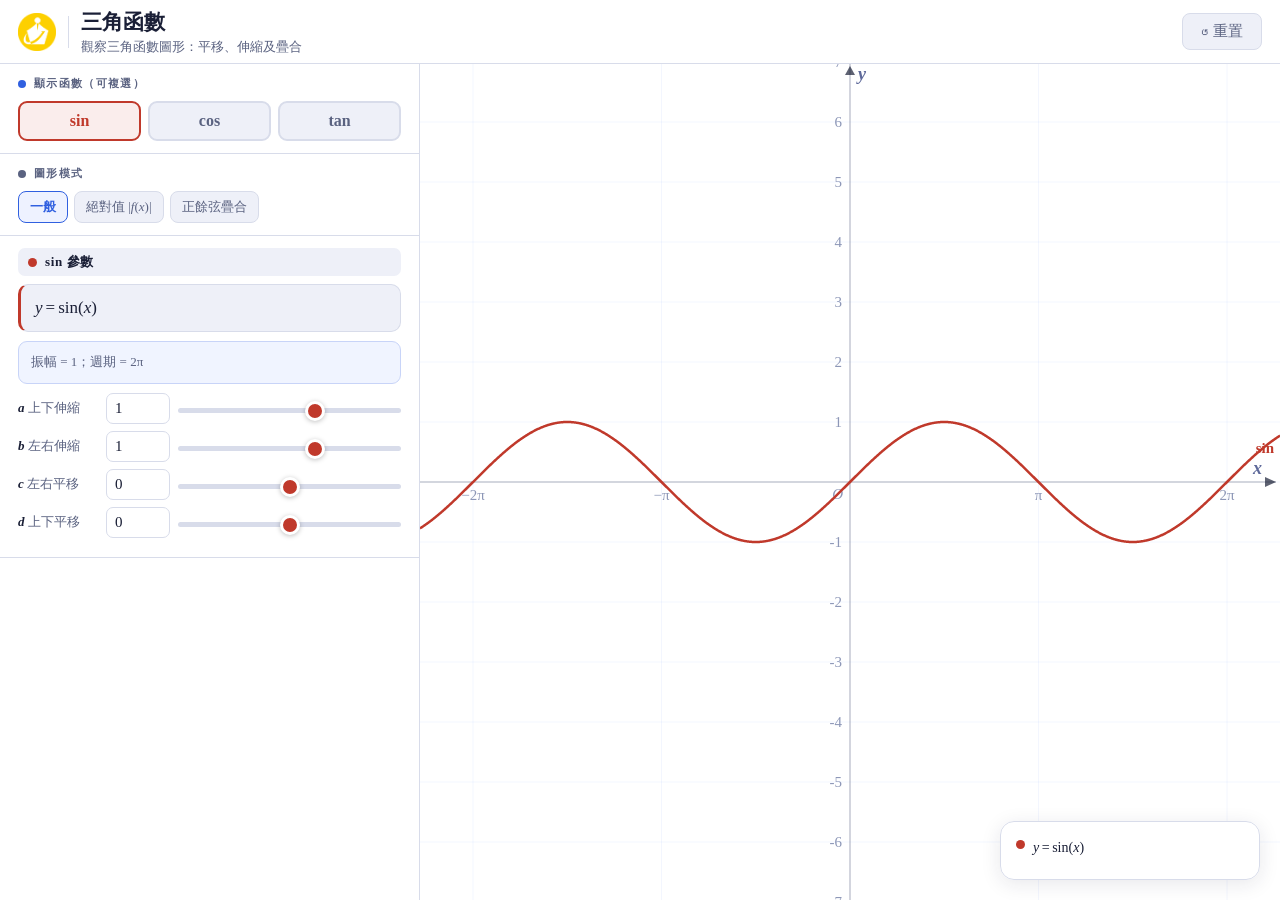
<file: 三角函數.HTML>
<!DOCTYPE html>
<html lang="zh-TW">
<head>
<meta charset="UTF-8">
<meta name="viewport" content="width=device-width, initial-scale=1.0, maximum-scale=1.0, user-scalable=no">
<title>三角函數 — 互動教具</title>
<style>
:root{
  --bg:#f4f5fa;--white:#fff;--surface2:#eef0f8;--border:#d8dcea;
  --accent:#3060e0;--sin-c:#c0392b;--cos-c:#2980b9;--tan-c:#27ae60;--sum-c:#7c3aed;
  --text:#1a1f36;--dim:#5a6280;--light:#9098b8;
  --pw:420px;--f:'Times New Roman','Noto Serif TC',Georgia,serif;
}
*{box-sizing:border-box;margin:0;padding:0;}
body{font-family:var(--f);background:var(--bg);color:var(--text);
  overflow:hidden;height:100dvh;width:100vw;display:flex;flex-direction:column;font-size:16px;}

/* ── Header ── */
header{height:64px;display:flex;align-items:center;padding:0 18px;background:var(--white);
  border-bottom:1.5px solid var(--border);z-index:30;flex-shrink:0;gap:12px;}
.logo-ph{height:38px;width:38px;background:var(--surface2);border:1.5px dashed #c0c8e0;
  border-radius:8px;display:flex;align-items:center;justify-content:center;
  font-size:10px;color:var(--light);text-align:center;line-height:1.3;}
.logo-img{height:38px;width:auto;object-fit:contain;}
.hd-sep{width:1px;height:32px;background:var(--border);flex-shrink:0;}
.hd-title{flex:1;min-width:0;}
.hd-title h1{font-size:21px;font-weight:700;white-space:nowrap;overflow:hidden;text-overflow:ellipsis;}
.hd-title p{font-size:13px;color:var(--dim);margin-top:2px;}
.btn{padding:8px 18px;background:var(--surface2);border:1.5px solid var(--border);
  border-radius:8px;font-size:15px;color:var(--dim);cursor:pointer;
  font-family:var(--f);transition:all .15s;}
.btn:hover{color:var(--accent);border-color:var(--accent);background:#eef2ff;}

/* ── Layout ── */
.main{display:flex;flex:1;overflow:hidden;position:relative;}

/* ── Panel ── */
.panel{width:var(--pw);background:var(--white);border-right:1.5px solid var(--border);
  display:flex;flex-direction:column;overflow-y:auto;flex-shrink:0;z-index:10;}
.panel::-webkit-scrollbar{width:5px;}
.panel::-webkit-scrollbar-thumb{background:var(--border);border-radius:3px;}
.sec{padding:12px 18px;border-bottom:1.5px solid var(--border);}
.sec-title{display:flex;align-items:center;gap:8px;font-size:11px;font-weight:700;
  letter-spacing:.12em;text-transform:uppercase;color:var(--dim);margin-bottom:10px;}
.sec-dot{width:8px;height:8px;border-radius:50%;flex-shrink:0;}

/* fn chips */
.fn-chips{display:flex;gap:7px;}
.fn-chip{flex:1;padding:9px 4px;border-radius:9px;border:2px solid var(--border);
  background:var(--surface2);font-family:var(--f);font-size:16px;font-style:normal;font-weight:700;
  cursor:pointer;text-align:center;transition:all .18s;color:var(--dim);}
.fn-chip[data-fn="sin"].on{background:rgba(192,57,43,.09);border-color:var(--sin-c);color:var(--sin-c);}
.fn-chip[data-fn="cos"].on{background:rgba(41,128,185,.09);border-color:var(--cos-c);color:var(--cos-c);}
.fn-chip[data-fn="tan"].on{background:rgba(39,174,96,.09);border-color:var(--tan-c);color:var(--tan-c);}
/* disabled state for superpos mode */
.fn-chip.locked{opacity:.45;cursor:default;pointer-events:none;}

/* mode chips */
.mode-chips{display:flex;gap:6px;flex-wrap:wrap;}
.mode-chip{padding:6px 11px;border-radius:8px;border:1.5px solid var(--border);
  background:var(--surface2);font-family:var(--f);font-size:13px;color:var(--dim);cursor:pointer;transition:all .15s;}
.mode-chip.on{background:#eef2ff;border-color:var(--accent);color:var(--accent);font-weight:700;}

/* ── Equation box in panel ── */
/* y= with space, all italic variables, numbers upright */
.eq-box{background:var(--surface2);border:1.5px solid var(--border);border-radius:10px;
  padding:9px 14px;font-size:17px;color:var(--text);margin-bottom:9px;
  line-height:1.65;min-height:44px;display:flex;align-items:center;flex-wrap:wrap;gap:0;
  font-style:italic;}
.eq-sin{border-left:3px solid var(--sin-c)!important;}
.eq-cos{border-left:3px solid var(--cos-c)!important;}
.eq-tan{border-left:3px solid var(--tan-c)!important;}
/* italic for vars */
.vi{font-style:italic;}
/* upright for numbers */
.vn{font-style:normal;}

/* Desc box */
.desc-box{background:#f0f4ff;border:1.5px solid #c8d4f8;border-radius:9px;
  padding:8px 12px;font-size:13px;color:var(--dim);line-height:1.9;margin-bottom:9px;}
.desc-box b{color:var(--text);}
.mode-desc{background:#fdf4ff;border-color:#d8b4fe;}

/* ── Param rows: label | number | slider ── */
.param-row{display:flex;align-items:center;gap:8px;margin-bottom:7px;}
.param-label{font-size:13px;color:var(--dim);width:80px;flex-shrink:0;}
.param-label .vi{font-style:italic;font-weight:700;color:var(--text);}
.param-num{width:64px;flex-shrink:0;}
.param-num input{width:100%;background:var(--white);border:1.5px solid var(--border);
  border-radius:7px;padding:6px 8px;font-family:var(--f);font-size:15px;font-style:normal;
  color:var(--text);outline:none;transition:border-color .15s;-moz-appearance:textfield;}
.param-num input::-webkit-inner-spin-button{-webkit-appearance:none;}
.param-num input.i-sin:focus{border-color:var(--sin-c);}
.param-num input.i-cos:focus{border-color:var(--cos-c);}
.param-num input.i-tan:focus{border-color:var(--tan-c);}
.param-slider{flex:1;}
.param-slider input[type=range]{width:100%;-webkit-appearance:none;appearance:none;
  height:5px;background:var(--border);border-radius:3px;outline:none;cursor:pointer;touch-action:pan-x;}
.param-slider input[type=range]::-webkit-slider-thumb{-webkit-appearance:none;width:20px;height:20px;
  border-radius:50%;border:3px solid var(--white);box-shadow:0 1px 5px rgba(0,0,0,.25);cursor:pointer;}
.param-slider input[type=range]::-moz-range-thumb{width:20px;height:20px;
  border-radius:50%;border:3px solid var(--white);box-shadow:0 1px 5px rgba(0,0,0,.25);cursor:pointer;}
.r-sin::-webkit-slider-thumb{background:var(--sin-c);}
.r-cos::-webkit-slider-thumb{background:var(--cos-c);}
.r-tan::-webkit-slider-thumb{background:var(--tan-c);}
.r-sin::-moz-range-thumb{background:var(--sin-c);}
.r-cos::-moz-range-thumb{background:var(--cos-c);}
.r-tan::-moz-range-thumb{background:var(--tan-c);}

.fn-panel-hd{display:flex;align-items:center;gap:8px;font-size:13px;font-weight:700;
  letter-spacing:.05em;margin-bottom:8px;padding:5px 10px;border-radius:7px;background:var(--surface2);}
.fn-panel-hd .dot{width:9px;height:9px;border-radius:50%;flex-shrink:0;}

/* Superpos result */
.sp-result{background:#fdf4ff;border:1.5px solid #d8b4fe;border-radius:9px;
  padding:9px 13px;font-size:14px;line-height:2.1;color:var(--text);}

/* Float info box — bottom right */
#floatInfo{position:absolute;bottom:20px;right:20px;z-index:20;
  min-width:260px;max-width:380px;background:rgba(255,255,255,.96);
  border:1.5px solid var(--border);border-radius:14px;padding:13px 15px;
  box-shadow:0 4px 20px rgba(26,31,54,.10);
  backdrop-filter:blur(6px);-webkit-backdrop-filter:blur(6px);
  font-family:var(--f);pointer-events:none;}
.fi-row{display:flex;align-items:flex-start;gap:8px;margin-bottom:6px;line-height:1.8;}
.fi-dot{width:9px;height:9px;border-radius:50%;flex-shrink:0;margin-top:5px;}
.fi-text{font-size:14px;color:var(--text);font-style:italic;}

#canvas{flex:1;display:block;cursor:default;touch-action:none;background:#fff;}

/* Mobile */
.fab{display:none;position:fixed;bottom:20px;left:20px;width:54px;height:54px;
  border-radius:50%;background:var(--accent);color:#fff;border:none;font-size:22px;
  cursor:pointer;box-shadow:0 4px 20px rgba(48,96,224,.4);z-index:200;
  align-items:center;justify-content:center;}
.mob-overlay{display:none;position:fixed;inset:0;z-index:100;pointer-events:none;}
.mob-overlay.open{pointer-events:all;}
.mob-bg{position:absolute;inset:0;background:rgba(10,15,40,.35);opacity:0;transition:opacity .28s;}
.mob-overlay.open .mob-bg{opacity:1;}
.mob-drawer{position:absolute;top:0;left:0;bottom:0;width:min(90vw,440px);
  background:var(--white);border-right:1.5px solid var(--border);overflow-y:auto;
  transform:translateX(-100%);transition:transform .32s cubic-bezier(.32,.72,0,1);}
.mob-overlay.open .mob-drawer{transform:translateX(0);}
.mob-dh{display:flex;align-items:center;justify-content:space-between;
  padding:16px 20px;border-bottom:1.5px solid var(--border);}
.mob-dt{font-size:18px;font-weight:700;}
.mob-x{width:36px;height:36px;border-radius:8px;background:var(--surface2);
  border:1.5px solid var(--border);font-size:18px;color:var(--dim);
  cursor:pointer;display:flex;align-items:center;justify-content:center;}
@media(max-width:760px){
  .panel{display:none;}.fab{display:flex;}.mob-overlay{display:block;}
  .hd-title p{display:none;}.hd-title h1{font-size:18px;}
  #floatInfo{max-width:calc(100vw - 44px);}
}
</style>
</head>
<body>

<header>
  <div style="display:flex;align-items:center;flex-shrink:0;">
    <img class="logo-img" src="company-logo.png"
         onerror="this.style.display='none';document.getElementById('lgph').style.display='flex';" alt="">
    <div class="logo-ph" id="lgph" style="display:none">LOGO</div>
  </div>
  <div class="hd-sep"></div>
  <div class="hd-title">
    <h1>三角函數</h1>
    <p>觀察三角函數圖形：平移、伸縮及疊合</p>
  </div>
  <div style="flex-shrink:0;">
    <button class="btn" onclick="resetAll()">↺ 重置</button>
  </div>
</header>

<div class="main">

<!-- ══ LEFT PANEL ══ -->
<div class="panel" id="mainPanel">

  <!-- 顯示函數 -->
  <div class="sec">
    <div class="sec-title"><span class="sec-dot" style="background:var(--accent)"></span>顯示函數（可複選）</div>
    <div class="fn-chips" id="fnChipsRow">
      <button class="fn-chip on" data-fn="sin" onclick="toggleFn('sin')">sin</button>
      <button class="fn-chip"    data-fn="cos" onclick="toggleFn('cos')">cos</button>
      <button class="fn-chip"    data-fn="tan" onclick="toggleFn('tan')">tan</button>
    </div>
  </div>

  <!-- 模式 -->
  <div class="sec">
    <div class="sec-title"><span class="sec-dot" style="background:var(--dim)"></span>圖形模式</div>
    <div class="mode-chips">
      <button class="mode-chip on" id="modeNormal"   onclick="setMode('normal')">一般</button>
      <button class="mode-chip"    id="modeAbs"      onclick="setMode('abs')">絕對值 |<i>f</i>(<i>x</i>)|</button>
      <button class="mode-chip"    id="modeSuperpos" onclick="setMode('superpos')">正餘弦疊合</button>
    </div>
    <div id="modeDesc" class="desc-box mode-desc" style="display:none;margin-top:8px;margin-bottom:0;"></div>
  </div>

  <!-- ── sin ── -->
  <div class="sec" id="sinSec">
    <div class="fn-panel-hd"><span class="dot" style="background:var(--sin-c)"></span>sin 參數</div>
    <div class="eq-box eq-sin" id="sinEq"></div>
    <div class="desc-box" id="sinDesc"></div>
    <div class="param-row">
      <div class="param-label"><span class="vi">a</span> 上下伸縮</div>
      <div class="param-num"><input class="i-sin" id="nSinA" type="number" step="0.1" value="1" oninput="P.sin.a=+this.value;redraw()"></div>
      <div class="param-slider"><input type="range" class="r-sin" id="sSinA" min="-4" max="4" step="0.05" value="1" oninput="P.sin.a=+this.value;redraw()"></div>
    </div>
    <div class="param-row">
      <div class="param-label"><span class="vi">b</span> 左右伸縮</div>
      <div class="param-num"><input class="i-sin" id="nSinB" type="number" step="0.1" value="1" oninput="P.sin.b=+this.value;redraw()"></div>
      <div class="param-slider"><input type="range" class="r-sin" id="sSinB" min="-4" max="4" step="0.05" value="1" oninput="P.sin.b=+this.value;redraw()"></div>
    </div>
    <div class="param-row">
      <div class="param-label"><span class="vi">c</span> 左右平移</div>
      <div class="param-num"><input class="i-sin" id="nSinC" type="number" step="0.1" value="0" oninput="P.sin.c=+this.value;redraw()"></div>
      <div class="param-slider"><input type="range" class="r-sin" id="sSinC" min="-6.28" max="6.28" step="0.05" value="0" oninput="P.sin.c=+this.value;redraw()"></div>
    </div>
    <div class="param-row">
      <div class="param-label"><span class="vi">d</span> 上下平移</div>
      <div class="param-num"><input class="i-sin" id="nSinD" type="number" step="0.1" value="0" oninput="P.sin.d=+this.value;redraw()"></div>
      <div class="param-slider"><input type="range" class="r-sin" id="sSinD" min="-4" max="4" step="0.05" value="0" oninput="P.sin.d=+this.value;redraw()"></div>
    </div>
  </div>

  <!-- ── cos ── -->
  <div class="sec" id="cosSec" style="display:none">
    <div class="fn-panel-hd"><span class="dot" style="background:var(--cos-c)"></span>cos 參數</div>
    <div class="eq-box eq-cos" id="cosEq"></div>
    <div class="desc-box" id="cosDesc"></div>
    <div class="param-row">
      <div class="param-label"><span class="vi">a</span> 上下伸縮</div>
      <div class="param-num"><input class="i-cos" id="nCosA" type="number" step="0.1" value="1" oninput="P.cos.a=+this.value;redraw()"></div>
      <div class="param-slider"><input type="range" class="r-cos" id="sCosA" min="-4" max="4" step="0.05" value="1" oninput="P.cos.a=+this.value;redraw()"></div>
    </div>
    <div class="param-row">
      <div class="param-label"><span class="vi">b</span> 左右伸縮</div>
      <div class="param-num"><input class="i-cos" id="nCosB" type="number" step="0.1" value="1" oninput="P.cos.b=+this.value;redraw()"></div>
      <div class="param-slider"><input type="range" class="r-cos" id="sCosB" min="-4" max="4" step="0.05" value="1" oninput="P.cos.b=+this.value;redraw()"></div>
    </div>
    <div class="param-row">
      <div class="param-label"><span class="vi">c</span> 左右平移</div>
      <div class="param-num"><input class="i-cos" id="nCosC" type="number" step="0.1" value="0" oninput="P.cos.c=+this.value;redraw()"></div>
      <div class="param-slider"><input type="range" class="r-cos" id="sCosC" min="-6.28" max="6.28" step="0.05" value="0" oninput="P.cos.c=+this.value;redraw()"></div>
    </div>
    <div class="param-row">
      <div class="param-label"><span class="vi">d</span> 上下平移</div>
      <div class="param-num"><input class="i-cos" id="nCosD" type="number" step="0.1" value="0" oninput="P.cos.d=+this.value;redraw()"></div>
      <div class="param-slider"><input type="range" class="r-cos" id="sCosD" min="-4" max="4" step="0.05" value="0" oninput="P.cos.d=+this.value;redraw()"></div>
    </div>
  </div>

  <!-- ── tan ── -->
  <div class="sec" id="tanSec" style="display:none">
    <div class="fn-panel-hd"><span class="dot" style="background:var(--tan-c)"></span>tan 參數</div>
    <div class="eq-box eq-tan" id="tanEq"></div>
    <div class="desc-box" id="tanDesc"></div>
    <div class="param-row">
      <div class="param-label"><span class="vi">a</span> 上下伸縮</div>
      <div class="param-num"><input class="i-tan" id="nTanA" type="number" step="0.1" value="1" oninput="P.tan.a=+this.value;redraw()"></div>
      <div class="param-slider"><input type="range" class="r-tan" id="sTanA" min="-4" max="4" step="0.05" value="1" oninput="P.tan.a=+this.value;redraw()"></div>
    </div>
    <div class="param-row">
      <div class="param-label"><span class="vi">b</span> 左右伸縮</div>
      <div class="param-num"><input class="i-tan" id="nTanB" type="number" step="0.1" value="1" oninput="P.tan.b=+this.value;redraw()"></div>
      <div class="param-slider"><input type="range" class="r-tan" id="sTanB" min="-4" max="4" step="0.05" value="1" oninput="P.tan.b=+this.value;redraw()"></div>
    </div>
    <div class="param-row">
      <div class="param-label"><span class="vi">c</span> 左右平移</div>
      <div class="param-num"><input class="i-tan" id="nTanC" type="number" step="0.1" value="0" oninput="P.tan.c=+this.value;redraw()"></div>
      <div class="param-slider"><input type="range" class="r-tan" id="sTanC" min="-6.28" max="6.28" step="0.05" value="0" oninput="P.tan.c=+this.value;redraw()"></div>
    </div>
    <div class="param-row">
      <div class="param-label"><span class="vi">d</span> 上下平移</div>
      <div class="param-num"><input class="i-tan" id="nTanD" type="number" step="0.1" value="0" oninput="P.tan.d=+this.value;redraw()"></div>
      <div class="param-slider"><input type="range" class="r-tan" id="sTanD" min="-4" max="4" step="0.05" value="0" oninput="P.tan.d=+this.value;redraw()"></div>
    </div>
  </div>

  <!-- ── 正餘弦疊合 ── -->
  <div class="sec" id="superposSec" style="display:none">
    <div class="fn-panel-hd"><span class="dot" style="background:var(--sum-c)"></span>正餘弦疊合參數</div>
    <div style="font-size:13px;color:var(--dim);margin-bottom:8px;">
      設 <i>y</i> = <i>p</i>·sin <i>x</i> + <i>q</i>·cos <i>x</i>，調整係數：
    </div>
    <div class="param-row">
      <div class="param-label"><span class="vi">p</span> sin 係數</div>
      <div class="param-num"><input id="nSP" type="number" step="0.1" value="1" style="width:100%;background:var(--white);border:1.5px solid var(--border);border-radius:7px;padding:6px 8px;font-family:var(--f);font-size:15px;font-style:normal;color:var(--text);outline:none;-moz-appearance:textfield;" oninput="SP.p=+this.value;redraw()"></div>
      <div class="param-slider"><input type="range" id="sSP" min="-5" max="5" step="0.05" value="1" class="r-sp" oninput="SP.p=+this.value;redraw()"></div>
    </div>
    <div class="param-row">
      <div class="param-label"><span class="vi">q</span> cos 係數</div>
      <div class="param-num"><input id="nSQ" type="number" step="0.1" value="1" style="width:100%;background:var(--white);border:1.5px solid var(--border);border-radius:7px;padding:6px 8px;font-family:var(--f);font-size:15px;font-style:normal;color:var(--text);outline:none;-moz-appearance:textfield;" oninput="SP.q=+this.value;redraw()"></div>
      <div class="param-slider"><input type="range" id="sSQ" min="-5" max="5" step="0.05" value="1" class="r-sp" oninput="SP.q=+this.value;redraw()"></div>
    </div>
    <div class="sp-result" id="spResult"></div>
  </div>

</div><!-- /panel -->

<canvas id="canvas"></canvas>

<!-- Float info: equation(s) at bottom right -->
<div id="floatInfo"><div id="fiContent"></div></div>
</div>

<button class="fab" onclick="openDrawer()">☰</button>
<div class="mob-overlay" id="MOV">
  <div class="mob-bg" onclick="closeDrawer()"></div>
  <div class="mob-drawer">
    <div class="mob-dh">
      <span class="mob-dt">方程式與設定</span>
      <button class="mob-x" onclick="closeDrawer()">✕</button>
    </div>
    <div id="mobContent"></div>
  </div>
</div>

<script>
// ══════════════════════════════════
//  CONFIG
// ══════════════════════════════════
const FNS=['sin','cos','tan'];
const FN_COLOR={sin:'#c0392b',cos:'#2980b9',tan:'#27ae60'};
const SUM_C='#7c3aed';
const FU="Times New Roman, Noto Serif TC, Georgia, serif";

const visible={sin:true,cos:false,tan:false};
let graphMode='normal';

// y = a·f(bx+c)+d
const P={
  sin:{a:1,b:1,c:0,d:0},
  cos:{a:1,b:1,c:0,d:0},
  tan:{a:1,b:1,c:0,d:0},
};
// superpos: y = p·sinx + q·cosx
const SP={p:1,q:1};

const canvas=document.getElementById('canvas');
const ctx=canvas.getContext('2d');
let dpr=window.devicePixelRatio||1;
let originX=0,originY=0,scale=60,_init=false;

// ══════════════════════════════════
//  CANVAS SETUP
// ══════════════════════════════════
function resize(){
  const main=document.querySelector('.main');
  const panel=document.querySelector('.panel');
  const pw=panel?panel.offsetWidth:0;
  const W0=main.offsetWidth-pw;
  const H0=main.offsetHeight;
  canvas.width=W0*dpr; canvas.height=H0*dpr;
  canvas.style.width=W0+'px'; canvas.style.height=H0+'px';
  ctx.setTransform(dpr,0,0,dpr,0,0);
  if(!_init){originX=W0/2;originY=H0/2;_init=true;}
  redraw();
}
window.addEventListener('resize',resize);

const toMx=sx=>(sx-originX)/scale;
const toSy=my=>originY-my*scale;

// ── number formatting ──
// All numbers displayed upright (font-style:normal in canvas ctx is default)
function f2(v){const r=Math.round(v*100)/100; return r===0?'0':String(r);}
function f3(v){const r=Math.round(v*1000)/1000; return r===0?'0':String(r);}

// ══════════════════════════════════
//  MATH
// ══════════════════════════════════
function evalBase(fn,x){
  const{a,b,c,d}=P[fn];
  const arg=b*x+c;
  if(fn==='sin') return a*Math.sin(arg)+d;
  if(fn==='cos') return a*Math.cos(arg)+d;
  const t=Math.tan(arg);
  if(!isFinite(t)||Math.abs(t)>300) return NaN;
  return a*t+d;
}
function evalFn(fn,x){
  const v=evalBase(fn,x);
  if(isNaN(v)) return NaN;
  return graphMode==='abs'?Math.abs(v):v;
}
function evalSP(x){return SP.p*Math.sin(x)+SP.q*Math.cos(x);}
function period(fn){
  const b=Math.abs(P[fn].b);
  if(b<1e-9) return Infinity;
  return fn==='tan'?Math.PI/b:2*Math.PI/b;
}

// ══════════════════════════════════
//  DRAW
// ══════════════════════════════════
function redraw(){
  const W=canvas.width/dpr,H=canvas.height/dpr;
  ctx.clearRect(0,0,W,H);
  ctx.fillStyle='#fff'; ctx.fillRect(0,0,W,H);
  drawGrid(W,H);
  drawAxes(W,H);
  if(graphMode==='superpos'){
    drawPath(x=>SP.p*Math.sin(x),FN_COLOR.sin,1.5,[5,4],W,H,'p·sin x');
    drawPath(x=>SP.q*Math.cos(x),FN_COLOR.cos,1.5,[5,4],W,H,'q·cos x');
    drawPath(evalSP,SUM_C,2.8,[],W,H,'合成');
  } else {
    FNS.forEach(fn=>{
      if(visible[fn]) drawPath(x=>evalFn(fn,x),FN_COLOR[fn],2.5,[],W,H,fn);
    });
  }
  updatePanel();
}

function drawGrid(W,H){
  const ox=originX,oy=originY,xs=Math.PI*scale;
  ctx.strokeStyle='rgba(48,96,224,.06)'; ctx.lineWidth=1;
  for(let i=Math.floor(-ox/xs);i<=(W-ox)/xs+1;i++){
    const x=ox+i*xs; ctx.beginPath();ctx.moveTo(x,0);ctx.lineTo(x,H);ctx.stroke();
  }
  for(let i=Math.floor((oy-H)/scale);i<=Math.ceil(oy/scale);i++){
    const y=oy-i*scale; ctx.beginPath();ctx.moveTo(0,y);ctx.lineTo(W,y);ctx.stroke();
  }
}

function drawAxes(W,H){
  const ox=originX,oy=originY;
  ctx.setLineDash([]);
  ctx.strokeStyle='rgba(26,31,54,.22)'; ctx.lineWidth=1.5;
  // axes — stop x axis before arrow, full y axis
  ctx.beginPath();ctx.moveTo(0,oy);ctx.lineTo(W-4,oy);ctx.stroke();
  ctx.beginPath();ctx.moveTo(ox,0);ctx.lineTo(ox,H);ctx.stroke();
  // Arrow heads
  ctx.fillStyle='rgba(26,31,54,.7)';
  // x right ► tip at W-4, base at W-15
  ctx.beginPath();
  ctx.moveTo(W-15,oy-5);
  ctx.lineTo(W-4,oy);
  ctx.lineTo(W-15,oy+5);
  ctx.closePath();
  ctx.fill();
  // y top ▲ tip at 2
  ctx.beginPath();
  ctx.moveTo(ox-5,11);
  ctx.lineTo(ox,2);
  ctx.lineTo(ox+5,11);
  ctx.closePath();
  ctx.fill();
  // Labels — italic bold
  ctx.font=`italic bold 18px ${FU}`; ctx.fillStyle='rgba(40,55,120,.75)';
  ctx.textAlign='right'; ctx.fillText('x',W-18,oy-8);
  ctx.textAlign='left';  ctx.fillText('y',ox+8,16);
  // O
  ctx.font=`italic 15px ${FU}`; ctx.fillStyle='rgba(80,95,145,.65)';
  ctx.textAlign='right'; ctx.fillText('O',ox-7,oy+17);
  // y ticks — upright numbers
  ctx.font=`15px ${FU}`; ctx.fillStyle='rgba(80,95,145,.65)';
  for(let i=Math.floor((oy-H)/scale);i<=Math.ceil(oy/scale);i++){
    if(!i) continue;
    ctx.textAlign='right'; ctx.fillText(i,ox-8,oy-i*scale+5);
  }
  // x ticks — π labels
  const xs=Math.PI*scale;
  for(let i=Math.floor(-ox/xs);i<=(W-ox)/xs+1;i++){
    if(!i) continue;
    const x=ox+i*xs, ai=Math.abs(i);
    let lb;
    if(ai===1&&i>0) lb='π'; else if(ai===1&&i<0) lb='−π';
    else if(i>0) lb=ai+'π'; else lb='−'+ai+'π';
    ctx.textAlign='center'; ctx.fillText(lb,x,oy+18);
  }
}

function drawPath(evalF,color,lw,dash,W,H,label){
  ctx.strokeStyle=color; ctx.lineWidth=lw; ctx.setLineDash(dash);
  let started=false;
  ctx.beginPath();
  for(let px=0;px<=W;px+=0.5){
    const my=evalF(toMx(px));
    if(isNaN(my)){started=false;continue;}
    const sy=toSy(my);
    if(!started){ctx.moveTo(px,sy);started=true;}
    else{
      const pmy=evalF(toMx(px-0.5));
      if(!isNaN(pmy)&&Math.abs(my-pmy)*scale>H*0.8){
        ctx.stroke();ctx.beginPath();ctx.moveTo(px,sy);started=true;
      } else ctx.lineTo(px,sy);
    }
  }
  ctx.stroke(); ctx.setLineDash([]);
  // label at right edge — upright, bold
  const ex=toMx(W-30), ey=evalF(ex);
  if(!isNaN(ey)){
    const sy=toSy(ey);
    if(sy>6&&sy<H-6){
      ctx.fillStyle=color; ctx.font=`bold 15px ${FU}`;
      ctx.textAlign='right'; ctx.fillText(label,W-6,sy-7);
    }
  }
}

// ══════════════════════════════════
//  EQUATION BUILDERS
//  Rule: y, a, b, c, d, x → italic
//        numbers → upright (normal)
//        sin/cos/tan → upright
// ══════════════════════════════════

// For panel HTML
function eqHTML(fn){
  const{a,b,c,d}=P[fn];
  const vi=s=>`<i>${s}</i>`;
  const vn=s=>`<span style="font-style:normal">${s}</span>`;
  // = sign with proper spacing
  const veq=`<span style="font-style:normal;margin:0 0.18em">=</span>`;

  // a part
  let apart='';
  if(Math.abs(a)===1){
    apart=(a<0?vn('−'):'');
  } else if(a<0){
    apart=`${vn('−'+f2(Math.abs(a)))}`;
  } else {
    apart=vn(f2(a));
  }

  // bx part
  let bxpart='';
  if(Math.abs(b)===1){
    bxpart=(b<0?`${vn('−')}${vi('x')}`:vi('x'));
  } else if(b<0){
    bxpart=`${vn('−'+f2(Math.abs(b)))}${vi('x')}`;
  } else {
    bxpart=`${vn(f2(b))}${vi('x')}`;
  }

  // +c part
  let cpart='';
  if(c>0.001)  cpart=`${vn(' + '+f2(c))}`;
  else if(c<-0.001) cpart=`${vn(' − '+f2(Math.abs(c)))}`;

  // +d part
  let dpart='';
  if(d>0.001)  dpart=`${vn(' + '+f2(d))}`;
  else if(d<-0.001) dpart=`${vn(' − '+f2(Math.abs(d)))}`;

  const fnS=vn(fn); // sin/cos/tan upright
  const inner=`${bxpart}${cpart}`;

  // y = ... with space after =, both upright except y
  const lhs=`${vi('y')}${veq}`;

  if(graphMode==='abs'){
    return `${lhs}${vn('|')}${apart}${fnS}${vn('(')}${inner}${vn(')')}${dpart}${vn('|')}`;
  }
  return `${lhs}${apart}${fnS}${vn('(')}${inner}${vn(')')}${dpart}`;
}

// For canvas — plain text (canvas doesn't do HTML; numbers upright via default)
// We use ctx.font for italic parts by switching font
function drawEqOnCanvas(fn,x,y){
  const{a:av,b:bv,c:cv,d:dv}=P[fn];
  const color=FN_COLOR[fn];
  // Build plain string (canvas ignores italic markup, so we draw in italic ctx)
  // We just draw the equation in italic for variables and switch for numbers
  // Strategy: draw segment by segment
  const seg=buildEqSegments(fn,av,bv,cv,dv);
  let cx2=x;
  ctx.textBaseline='top';
  for(const s of seg){
    if(s.italic){
      ctx.font=`italic 15px ${FU}`;
    } else {
      ctx.font=`15px ${FU}`;
    }
    ctx.fillStyle=s.color||color;
    ctx.textAlign='left';
    ctx.fillText(s.t,cx2,y);
    cx2+=ctx.measureText(s.t).width;
  }
  ctx.textBaseline='alphabetic';
  return cx2-x; // width
}

function buildEqSegments(fn,a,b,c,d){
  // Returns array of {t, italic, color?}
  const it=(t,col)=>({t,italic:true,color:col});
  const up=(t,col)=>({t,italic:false,color:col});
  const col=FN_COLOR[fn];
  const seg=[];

  // y =·(space)
  seg.push(it('y = ',col));

  // a
  if(Math.abs(a)===1){
    if(a<0) seg.push(up('−',col));
    // if a===1 show nothing (implicit)
  } else if(a<0){
    seg.push(up('−'+f2(Math.abs(a)),col));
  } else {
    seg.push(up(f2(a),col));
  }

  // fn name upright
  seg.push(up(fn,col));
  seg.push(up('(',col));

  // bx
  if(Math.abs(b)===1){
    if(b<0) seg.push(up('−',col));
    seg.push(it('x',col));
  } else if(b<0){
    seg.push(up('−'+f2(Math.abs(b)),col));
    seg.push(it('x',col));
  } else {
    seg.push(up(f2(b),col));
    seg.push(it('x',col));
  }

  // +c
  if(c>0.001){seg.push(up(' + ',col));seg.push(up(f2(c),col));}
  else if(c<-0.001){seg.push(up(' − ',col));seg.push(up(f2(Math.abs(c)),col));}

  seg.push(up(')',col));

  // +d
  if(d>0.001){seg.push(up(' + ',col));seg.push(up(f2(d),col));}
  else if(d<-0.001){seg.push(up(' − ',col));seg.push(up(f2(Math.abs(d)),col));}

  if(graphMode==='abs'){
    seg.unshift(up('|',col));
    seg.push(up('|',col));
    // fix: wrap y= outside
    const yi=seg.findIndex(s=>s.t==='y = ');
    // already first, the | is before it – reorder
    const absBar=seg.shift(); // remove | from front
    const yEq=seg.shift();    // remove y =
    seg.unshift(absBar);
    seg.unshift(yEq);
    // add closing bar
  }

  return seg;
}

// Superpos canvas eq
function drawSPEqOnCanvas(x,y){
  const R=Math.sqrt(SP.p*SP.p+SP.q*SP.q);
  const theta=Math.atan2(SP.q,SP.p);
  const tStr=thetaStr(theta);
  // y = p·sin x + q·cos x = R·sin(x+θ)
  const segs=[
    {t:'y',italic:true},{t:' = ',italic:false},
    {t:f2(SP.p),italic:false},{t:'·sin ',italic:false},
    {t:'x',italic:true},{t:' + ',italic:false},
    {t:f2(SP.q),italic:false},{t:'·cos ',italic:false},
    {t:'x',italic:true},{t:' = ',italic:false},
    {t:f3(R)+'·sin(',italic:false},
    {t:'x',italic:true},
    {t:' + '+tStr+')',italic:false},
  ];
  let cx2=x;
  ctx.textBaseline='top';
  for(const s of segs){
    ctx.font=s.italic?`italic 15px ${FU}`:`15px ${FU}`;
    ctx.fillStyle=SUM_C;
    ctx.fillText(s.t,cx2,y);
    cx2+=ctx.measureText(s.t).width;
  }
  ctx.textBaseline='alphabetic';
}

// ══════════════════════════════════
//  DESCRIPTION
// ══════════════════════════════════
function descHTML(fn){
  const{a,b,c,d}=P[fn];
  const lines=[];
  const aa=Math.abs(a),ab=Math.abs(b||1e-9);
  const vi=s=>`<i>${s}</i>`;

  // a — 上下伸縮（統一用「伸縮」）
  if(Math.abs(aa-1)>0.01){
    if(aa>1) lines.push(`${vi('a')} = ${f2(aa)}，<b>上下伸縮 ${f2(aa)} 倍</b>（振幅 = ${f2(aa)}）`);
    else     lines.push(`${vi('a')} = ${f2(aa)}，<b>上下伸縮為 ${f2(aa)} 倍</b>（振幅 = ${f2(aa)}）`);
  } else {
    lines.push(`振幅 = 1`);
  }
  if(a<-0.001) lines.push(`<b>${vi('a')} &lt; 0，圖形上下翻轉</b>`);

  // b — 左右伸縮 / 週期
  const T=period(fn);
  const Ts=isFinite(T)?f2(T/Math.PI)+'π':'∞';
  if(Math.abs(ab-1)>0.01){
    if(ab>1) lines.push(`${vi('b')} = ${f2(bv=P[fn].b)}，<b>左右伸縮為 1/${f2(ab)} 倍</b>，週期 = ${Ts}`);
    else     lines.push(`${vi('b')} = ${f2(P[fn].b)}，<b>左右伸縮 ${f2(1/ab)} 倍</b>，週期 = ${Ts}`);
  } else {
    lines.push(`週期 = ${Ts}`);
  }
  if(b<-0.001) lines.push(`<b>${vi('b')} &lt; 0，圖形左右翻轉</b>`);

  // c — 相移
  if(Math.abs(c)>0.01){
    const shift=-c/(P[fn].b||1e-9);
    if(shift>0.001)       lines.push(`<b>向右平移 ${f2(Math.abs(shift))}</b>`);
    else if(shift<-0.001) lines.push(`<b>向左平移 ${f2(Math.abs(shift))}</b>`);
  }

  // d — 上下平移
  if(d>0.001)        lines.push(`<b>向上平移 ${f2(d)}</b>`);
  else if(d<-0.001)  lines.push(`<b>向下平移 ${f2(Math.abs(d))}</b>`);

  let extra='';
  if(graphMode==='abs') extra='<br>取絕對值：<i>x</i> 軸以下翻折，<b><i>y</i> 恆 ≥ 0</b>。';
  return lines.join('；')+extra;
}

// ══════════════════════════════════
//  SUPERPOS RESULT
// ══════════════════════════════════
function thetaStr(theta){
  const fracs=[[0,1],[1,6],[1,4],[1,3],[1,2],[2,3],[3,4],[5,6],[1,1],
               [-1,6],[-1,4],[-1,3],[-1,2],[-2,3],[-3,4],[-5,6],[-1,1]];
  const t=theta/Math.PI;
  for(const[n,d] of fracs){
    if(Math.abs(t-n/d)<0.005){
      if(n===0) return '0';
      const sign=n<0?'−':'';
      const an=Math.abs(n);
      if(d===1) return an===1?sign+'π':sign+an+'π';
      return an===1?sign+'π/'+d:sign+an+'π/'+d;
    }
  }
  return f3(theta);
}

function spResultHTML(){
  const p=SP.p,q=SP.q;
  const R=Math.sqrt(p*p+q*q);
  const theta=Math.atan2(q,p);
  const Rstr=f3(R),tStr=thetaStr(theta);
  const phi=Math.atan2(p,q);
  const phiStr=thetaStr(phi);
  const vi=s=>`<i>${s}</i>`;
  const vn=s=>`<span style="font-style:normal">${s}</span>`;
  return `
<div style="line-height:2.1;font-size:14px;">
  ${vi('y')} = ${vn(f2(p))}·sin ${vi('x')} + ${vn(f2(q))}·cos ${vi('x')}<br>
  &nbsp;&nbsp;= ${vn(Rstr)}·(${vn(f2(p)+'/'+(Rstr||1))}·sin ${vi('x')} + ${vn(f2(q)+'/'+(Rstr||1))}·cos ${vi('x')})<br>
  &nbsp;&nbsp;= ${vn(Rstr)}·(sin ${vi('x')}·cos${vi('θ')} + cos ${vi('x')}·sin${vi('θ')})<br>
  &nbsp;&nbsp;= <b style="color:${SUM_C}">${vn(Rstr)}·sin(${vi('x')} + ${vn(tStr)})</b>
</div>
<div style="font-size:12px;color:var(--dim);margin-top:7px;border-top:1px solid var(--border);padding-top:6px;line-height:1.9;">
  其中 ${vi('θ')} 滿足：cos${vi('θ')} = ${vn(f3(p/(R||1e-9)))}，sin${vi('θ')} = ${vn(f3(q/(R||1e-9)))}<br>
  亦可改寫：${vi('y')} = <b style="color:${SUM_C}">${vn(Rstr)}·cos(${vi('x')} − ${vn(phiStr)})</b><br>
  其中 ${vi('φ')} 滿足：cos${vi('φ')} = ${vn(f3(q/(R||1e-9)))}，sin${vi('φ')} = ${vn(f3(p/(R||1e-9)))}<br>
  <b style="color:var(--sum-c)">R = √(p² + q²) = √(${f2(p)}² + ${f2(q)}²) = ${Rstr}</b>
</div>`;
}

// ══════════════════════════════════
//  UPDATE PANEL
// ══════════════════════════════════
function sH(id,h){const e=document.getElementById(id);if(e)e.innerHTML=h;}
function sS(id,v){const e=document.getElementById(id);if(e)e.value=v;}
function safeSet(id,v){
  const e=document.getElementById(id);
  if(e&&document.activeElement!==e) e.value=f2(v);
}

function updatePanel(){
  // Equations in panel
  FNS.forEach(fn=>{
    sH(fn+'Eq',eqHTML(fn));
    sH(fn+'Desc',descHTML(fn));
  });
  // Number inputs + sliders
  FNS.forEach(fn=>{
    const{a,b,c,d}=P[fn];
    const F=fn[0].toUpperCase()+fn.slice(1);
    safeSet(`n${F}A`,a);safeSet(`n${F}B`,b);safeSet(`n${F}C`,c);safeSet(`n${F}D`,d);
    sS(`s${F}A`,a);sS(`s${F}B`,b);sS(`s${F}C`,c);sS(`s${F}D`,d);
  });
  safeSet('nSP',SP.p); safeSet('nSQ',SP.q);
  sS('sSP',SP.p); sS('sSQ',SP.q);

  // fn chips: lock in superpos mode (sin+cos forced)
  const isSP=graphMode==='superpos';
  document.querySelectorAll('.fn-chip').forEach(el=>{
    if(isSP){
      el.classList.add('locked');
      // force sin+cos visible
      if(el.dataset.fn==='sin'||el.dataset.fn==='cos') el.classList.add('on');
      else el.classList.remove('on');
    } else {
      el.classList.remove('locked');
      el.classList.toggle('on',visible[el.dataset.fn]);
    }
  });
  if(isSP){visible.sin=true;visible.cos=true;}

  // Section visibility
  FNS.forEach(fn=>{
    const sec=document.getElementById(fn+'Sec');
    if(sec) sec.style.display=(visible[fn]&&!isSP)?'':'none';
  });
  const spSec=document.getElementById('superposSec');
  if(spSec) spSec.style.display=isSP?'':'none';

  // Mode chips
  document.getElementById('modeNormal')  .classList.toggle('on',graphMode==='normal');
  document.getElementById('modeAbs')     .classList.toggle('on',graphMode==='abs');
  document.getElementById('modeSuperpos').classList.toggle('on',graphMode==='superpos');

  // Mode desc
  const md=document.getElementById('modeDesc');
  if(graphMode==='abs'){
    md.style.display='';
    md.innerHTML=`絕對值模式：<i>y</i> = |<span style="font-style:normal">f</span>(<i>x</i>)|，<i>x</i> 軸以下翻折，<b><i>y</i> 恆 ≥ 0</b>。`;
  } else if(isSP){
    md.style.display='';
    md.innerHTML=`正餘弦疊合：<i>y</i> = <i>p</i>·sin <i>x</i> + <i>q</i>·cos <i>x</i>，化為單一 sin 或 cos。<br>此模式下固定顯示 sin 與 cos 分量。`;  } else {
    md.style.display='none';
  }
  if(isSP) sH('spResult',spResultHTML());

  // ── Float info box (bottom right) — show equations ──
  let html='';
  if(isSP){
    const R=Math.sqrt(SP.p*SP.p+SP.q*SP.q);
    const theta=Math.atan2(SP.q,SP.p);
    const tStr=thetaStr(theta);
    const phi=Math.atan2(SP.p,SP.q);
    const phiStr=thetaStr(phi);
    html=`
    <div class="fi-row">
      <span class="fi-dot" style="background:${FN_COLOR.sin}"></span>
      <span class="fi-text"><i>y</i><span style="font-style:normal;margin:0 0.18em">=</span><span style="font-style:normal">${f2(SP.p)}</span>·sin <i>x</i></span>
    </div>
    <div class="fi-row">
      <span class="fi-dot" style="background:${FN_COLOR.cos}"></span>
      <span class="fi-text"><i>y</i><span style="font-style:normal;margin:0 0.18em">=</span><span style="font-style:normal">${f2(SP.q)}</span>·cos <i>x</i></span>
    </div>
    <div class="fi-row">
      <span class="fi-dot" style="background:${SUM_C}"></span>
      <span class="fi-text"><b style="color:${SUM_C}"><i>y</i><span style="font-style:normal;margin:0 0.18em">=</span><span style="font-style:normal">${f3(R)}</span>·sin(<i>x</i><span style="font-style:normal;margin:0 0.15em">+</span><span style="font-style:normal">${tStr}</span>)</b></span>
    </div>`;
  } else {
    FNS.forEach(fn=>{
      if(!visible[fn])return;
      html+=`<div class="fi-row">
        <span class="fi-dot" style="background:${FN_COLOR[fn]}"></span>
        <span class="fi-text">${eqHTML(fn)}</span>
      </div>`;
    });
  }
  if(!html) html='<span style="color:var(--light);font-size:13px">請選擇至少一個函數</span>';
  sH('fiContent',html);
}

// ══════════════════════════════════
//  CONTROLS
// ══════════════════════════════════
function toggleFn(fn){
  if(graphMode==='superpos') return; // locked
  visible[fn]=!visible[fn];
  redraw();
}
function setMode(m){
  graphMode=m;
  if(m==='superpos'){visible.sin=true;visible.cos=true;}
  redraw();
}
function resetAll(){
  FNS.forEach(fn=>{P[fn]={a:1,b:1,c:0,d:0};});
  SP.p=1;SP.q=1;
  visible.sin=true;visible.cos=false;visible.tan=false;
  graphMode='normal';
  const r=canvas.parentElement.getBoundingClientRect();
  originX=r.width/2;originY=r.height/2;scale=60;_init=true;
  redraw();
}

// ══════════════════════════════════
//  MOUSE / TOUCH
// ══════════════════════════════════
let panRef=null,pinchDist=null;
canvas.addEventListener('mousedown',e=>{e.preventDefault();panRef={sx:e.clientX,sy:e.clientY,ox:originX,oy:originY};canvas.style.cursor='move';});
canvas.addEventListener('mousemove',e=>{if(!panRef)return;originX=panRef.ox+(e.clientX-panRef.sx);originY=panRef.oy+(e.clientY-panRef.sy);redraw();});
canvas.addEventListener('mouseup',()=>{panRef=null;canvas.style.cursor='default';});
canvas.addEventListener('mouseleave',()=>{panRef=null;});
canvas.addEventListener('contextmenu',e=>e.preventDefault());
canvas.addEventListener('wheel',e=>{
  e.preventDefault();
  const r=canvas.getBoundingClientRect(),px=e.clientX-r.left,py=e.clientY-r.top;
  const f=e.deltaY<0?1.12:0.89,old=scale;
  scale=Math.max(15,Math.min(500,scale*f));
  originX=px-(px-originX)*(scale/old);originY=py-(py-originY)*(scale/old);
  redraw();
},{passive:false});
canvas.addEventListener('touchstart',e=>{
  e.preventDefault();
  if(e.touches.length===2){pinchDist=Math.hypot(e.touches[0].clientX-e.touches[1].clientX,e.touches[0].clientY-e.touches[1].clientY);panRef=null;return;}
  const r=canvas.getBoundingClientRect();
  panRef={sx:e.touches[0].clientX-r.left,sy:e.touches[0].clientY-r.top,ox:originX,oy:originY};
},{passive:false});
canvas.addEventListener('touchmove',e=>{
  e.preventDefault();
  if(e.touches.length===2&&pinchDist){const nd=Math.hypot(e.touches[0].clientX-e.touches[1].clientX,e.touches[0].clientY-e.touches[1].clientY);scale=Math.max(15,Math.min(500,scale*nd/pinchDist));pinchDist=nd;redraw();return;}
  if(!panRef)return;
  const r=canvas.getBoundingClientRect();
  originX=panRef.ox+(e.touches[0].clientX-r.left-panRef.sx);
  originY=panRef.oy+(e.touches[0].clientY-r.top-panRef.sy);redraw();
},{passive:false});
canvas.addEventListener('touchend',e=>{e.preventDefault();panRef=null;pinchDist=null;},{passive:false});

// ══════════════════════════════════
//  MOBILE DRAWER
// ══════════════════════════════════
function openDrawer(){document.getElementById('MOV').classList.add('open');}
function closeDrawer(){document.getElementById('MOV').classList.remove('open');}

(function buildMobile(){
  const dest=document.getElementById('mobContent');
  Array.from(document.querySelector('.panel').children).forEach(sec=>{
    const clone=sec.cloneNode(true);
    clone.querySelectorAll('.fn-chip').forEach(el=>{const fn=el.dataset.fn;el.onclick=()=>toggleFn(fn);});
    clone.querySelectorAll('.mode-chip').forEach(el=>{
      const id=el.id;
      if(id==='modeNormal') el.onclick=()=>setMode('normal');
      if(id==='modeAbs')    el.onclick=()=>setMode('abs');
      if(id==='modeSuperpos')el.onclick=()=>setMode('superpos');
      if(id) el.id='m'+id;
    });
    clone.querySelectorAll('input[type=number]').forEach(el=>{
      const oid=el.id;el.id='m'+oid;el.oninput=null;
      el.addEventListener('input',function(){
        if(oid==='nSP'){SP.p=+this.value;redraw();return;}
        if(oid==='nSQ'){SP.q=+this.value;redraw();return;}
        const m=oid.match(/^n([A-Z][a-z]+)([A-Za-z])$/);
        if(!m)return;
        P[m[1].toLowerCase()][m[2].toLowerCase()]=+this.value;redraw();
      });
    });
    clone.querySelectorAll('input[type=range]').forEach(el=>{
      const oid=el.id;el.id='m'+oid;el.oninput=null;
      el.addEventListener('input',function(){
        if(oid==='sSP'){SP.p=+this.value;redraw();return;}
        if(oid==='sSQ'){SP.q=+this.value;redraw();return;}
        const m=oid.match(/^s([A-Z][a-z]+)([A-Za-z])$/);
        if(!m)return;
        P[m[1].toLowerCase()][m[2].toLowerCase()]=+this.value;redraw();
      });
    });
    dest.appendChild(clone);
  });
})();

// sp slider thumb colour
const st=document.createElement('style');
st.textContent=`.r-sp::-webkit-slider-thumb{background:${SUM_C}!important;width:20px;height:20px;border-radius:50%;border:3px solid #fff;box-shadow:0 1px 5px rgba(0,0,0,.25);cursor:pointer;-webkit-appearance:none;}
.r-sp::-moz-range-thumb{background:${SUM_C}!important;width:20px;height:20px;border-radius:50%;border:3px solid #fff;box-shadow:0 1px 5px rgba(0,0,0,.25);cursor:pointer;}`;
document.head.appendChild(st);

// ══ INIT ══
resize();
</script>
</body>
</html>
</file>
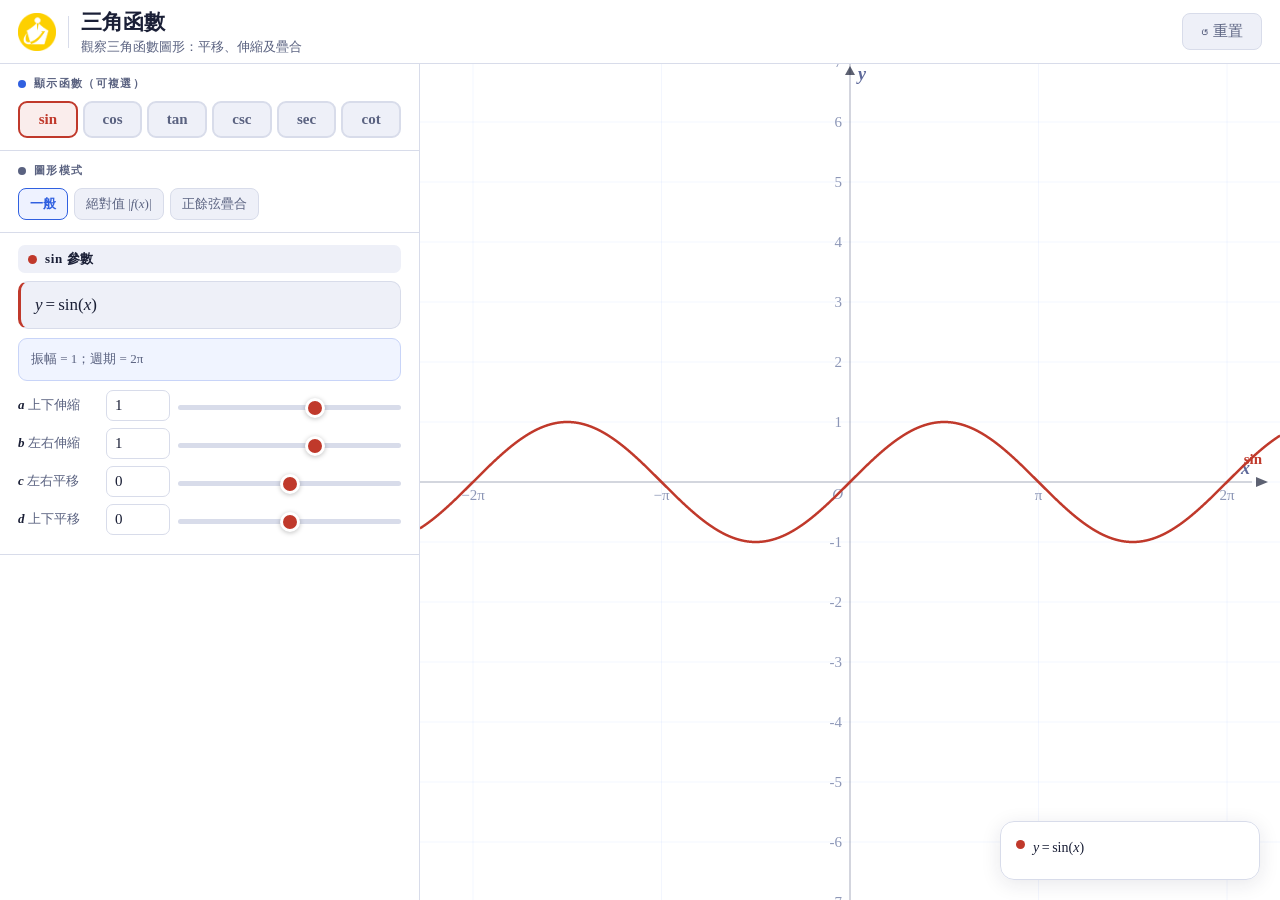
<file: 三角函數3.html>
<!DOCTYPE html>
<html lang="zh-TW">
<head>
<meta charset="UTF-8">
<meta name="viewport" content="width=device-width, initial-scale=1.0, maximum-scale=1.0, user-scalable=no">
<title>三角函數 — 互動教具</title>
<style>
:root{
  --bg:#f4f5fa;--white:#fff;--surface2:#eef0f8;--border:#d8dcea;
  --accent:#3060e0;--sin-c:#c0392b;--cos-c:#2980b9;--tan-c:#27ae60;
  --csc-c:#e67e22;--sec-c:#8e44ad;--cot-c:#16a085;
  --sum-c:#7c3aed;
  --text:#1a1f36;--dim:#5a6280;--light:#9098b8;
  --pw:420px;--f:'Times New Roman','Noto Serif TC',Georgia,serif;
}
*{box-sizing:border-box;margin:0;padding:0;}
body{font-family:var(--f);background:var(--bg);color:var(--text);
  overflow:hidden;height:100dvh;width:100vw;display:flex;flex-direction:column;font-size:16px;}

header{height:64px;display:flex;align-items:center;padding:0 18px;background:var(--white);
  border-bottom:1.5px solid var(--border);z-index:30;flex-shrink:0;gap:12px;}
.logo-ph{height:38px;width:38px;background:var(--surface2);border:1.5px dashed #c0c8e0;
  border-radius:8px;display:flex;align-items:center;justify-content:center;
  font-size:10px;color:var(--light);text-align:center;line-height:1.3;}
.logo-img{height:38px;width:auto;object-fit:contain;}
.hd-sep{width:1px;height:32px;background:var(--border);flex-shrink:0;}
.hd-title{flex:1;min-width:0;}
.hd-title h1{font-size:21px;font-weight:700;white-space:nowrap;overflow:hidden;text-overflow:ellipsis;}
.hd-title p{font-size:13px;color:var(--dim);margin-top:2px;}
.btn{padding:8px 18px;background:var(--surface2);border:1.5px solid var(--border);
  border-radius:8px;font-size:15px;color:var(--dim);cursor:pointer;
  font-family:var(--f);transition:all .15s;}
.btn:hover{color:var(--accent);border-color:var(--accent);background:#eef2ff;}

.main{display:flex;flex:1;overflow:hidden;position:relative;}

.panel{width:var(--pw);background:var(--white);border-right:1.5px solid var(--border);
  display:flex;flex-direction:column;overflow-y:auto;flex-shrink:0;z-index:10;}
.panel::-webkit-scrollbar{width:5px;}
.panel::-webkit-scrollbar-thumb{background:var(--border);border-radius:3px;}
.sec{padding:12px 18px;border-bottom:1.5px solid var(--border);}
.sec-title{display:flex;align-items:center;gap:8px;font-size:11px;font-weight:700;
  letter-spacing:.12em;text-transform:uppercase;color:var(--dim);margin-bottom:10px;}
.sec-dot{width:8px;height:8px;border-radius:50%;flex-shrink:0;}

.fn-chips{display:flex;gap:5px;flex-wrap:wrap;}
.fn-chip{flex:1;min-width:56px;padding:8px 4px;border-radius:9px;border:2px solid var(--border);
  background:var(--surface2);font-family:var(--f);font-size:15px;font-style:normal;font-weight:700;
  cursor:pointer;text-align:center;transition:all .18s;color:var(--dim);}
.fn-chip[data-fn="sin"].on{background:rgba(192,57,43,.09);border-color:var(--sin-c);color:var(--sin-c);}
.fn-chip[data-fn="cos"].on{background:rgba(41,128,185,.09);border-color:var(--cos-c);color:var(--cos-c);}
.fn-chip[data-fn="tan"].on{background:rgba(39,174,96,.09);border-color:var(--tan-c);color:var(--tan-c);}
.fn-chip[data-fn="csc"].on{background:rgba(230,126,34,.09);border-color:var(--csc-c);color:var(--csc-c);}
.fn-chip[data-fn="sec"].on{background:rgba(142,68,173,.09);border-color:var(--sec-c);color:var(--sec-c);}
.fn-chip[data-fn="cot"].on{background:rgba(22,160,133,.09);border-color:var(--cot-c);color:var(--cot-c);}
.fn-chip.locked{opacity:.45;cursor:default;pointer-events:none;}

.mode-chips{display:flex;gap:6px;flex-wrap:wrap;}
.mode-chip{padding:6px 11px;border-radius:8px;border:1.5px solid var(--border);
  background:var(--surface2);font-family:var(--f);font-size:13px;color:var(--dim);cursor:pointer;transition:all .15s;}
.mode-chip.on{background:#eef2ff;border-color:var(--accent);color:var(--accent);font-weight:700;}

.eq-box{background:var(--surface2);border:1.5px solid var(--border);border-radius:10px;
  padding:9px 14px;font-size:17px;color:var(--text);margin-bottom:9px;
  line-height:1.65;min-height:44px;display:flex;align-items:center;flex-wrap:wrap;gap:0;
  font-style:italic;}
.eq-sin{border-left:3px solid var(--sin-c)!important;}
.eq-cos{border-left:3px solid var(--cos-c)!important;}
.eq-tan{border-left:3px solid var(--tan-c)!important;}
.eq-csc{border-left:3px solid var(--csc-c)!important;}
.eq-sec{border-left:3px solid var(--sec-c)!important;}
.eq-cot{border-left:3px solid var(--cot-c)!important;}

.desc-box{background:#f0f4ff;border:1.5px solid #c8d4f8;border-radius:9px;
  padding:8px 12px;font-size:13px;color:var(--dim);line-height:1.9;margin-bottom:9px;}
.desc-box b{color:var(--text);}
.mode-desc{background:#fdf4ff;border-color:#d8b4fe;}

.param-row{display:flex;align-items:center;gap:8px;margin-bottom:7px;}
.param-label{font-size:13px;color:var(--dim);width:80px;flex-shrink:0;}
.param-label .vi{font-style:italic;font-weight:700;color:var(--text);}
.param-num{width:64px;flex-shrink:0;}
.param-num input{width:100%;background:var(--white);border:1.5px solid var(--border);
  border-radius:7px;padding:6px 8px;font-family:var(--f);font-size:15px;font-style:normal;
  color:var(--text);outline:none;transition:border-color .15s;-moz-appearance:textfield;}
.param-num input::-webkit-inner-spin-button{-webkit-appearance:none;}
.param-num input.i-sin:focus{border-color:var(--sin-c);}
.param-num input.i-cos:focus{border-color:var(--cos-c);}
.param-num input.i-tan:focus{border-color:var(--tan-c);}
.param-num input.i-csc:focus{border-color:var(--csc-c);}
.param-num input.i-sec:focus{border-color:var(--sec-c);}
.param-num input.i-cot:focus{border-color:var(--cot-c);}
.param-slider{flex:1;}
.param-slider input[type=range]{width:100%;-webkit-appearance:none;appearance:none;
  height:5px;background:var(--border);border-radius:3px;outline:none;cursor:pointer;touch-action:pan-x;}
.param-slider input[type=range]::-webkit-slider-thumb{-webkit-appearance:none;width:20px;height:20px;
  border-radius:50%;border:3px solid var(--white);box-shadow:0 1px 5px rgba(0,0,0,.25);cursor:pointer;}
.param-slider input[type=range]::-moz-range-thumb{width:20px;height:20px;
  border-radius:50%;border:3px solid var(--white);box-shadow:0 1px 5px rgba(0,0,0,.25);cursor:pointer;}
.r-sin::-webkit-slider-thumb{background:var(--sin-c);}
.r-cos::-webkit-slider-thumb{background:var(--cos-c);}
.r-tan::-webkit-slider-thumb{background:var(--tan-c);}
.r-csc::-webkit-slider-thumb{background:var(--csc-c);}
.r-sec::-webkit-slider-thumb{background:var(--sec-c);}
.r-cot::-webkit-slider-thumb{background:var(--cot-c);}
.r-sin::-moz-range-thumb{background:var(--sin-c);}
.r-cos::-moz-range-thumb{background:var(--cos-c);}
.r-tan::-moz-range-thumb{background:var(--tan-c);}
.r-csc::-moz-range-thumb{background:var(--csc-c);}
.r-sec::-moz-range-thumb{background:var(--sec-c);}
.r-cot::-moz-range-thumb{background:var(--cot-c);}

.fn-panel-hd{display:flex;align-items:center;gap:8px;font-size:13px;font-weight:700;
  letter-spacing:.05em;margin-bottom:8px;padding:5px 10px;border-radius:7px;background:var(--surface2);}
.fn-panel-hd .dot{width:9px;height:9px;border-radius:50%;flex-shrink:0;}

.sp-result{background:#fdf4ff;border:1.5px solid #d8b4fe;border-radius:9px;
  padding:9px 13px;font-size:14px;line-height:2.1;color:var(--text);}

#floatInfo{position:absolute;bottom:20px;right:20px;z-index:20;
  min-width:260px;max-width:380px;background:rgba(255,255,255,.96);
  border:1.5px solid var(--border);border-radius:14px;padding:13px 15px;
  box-shadow:0 4px 20px rgba(26,31,54,.10);
  backdrop-filter:blur(6px);-webkit-backdrop-filter:blur(6px);
  font-family:var(--f);pointer-events:none;}
.fi-row{display:flex;align-items:flex-start;gap:8px;margin-bottom:6px;line-height:1.8;}
.fi-dot{width:9px;height:9px;border-radius:50%;flex-shrink:0;margin-top:5px;}
.fi-text{font-size:14px;color:var(--text);font-style:italic;}

#canvas{flex:1;display:block;cursor:default;touch-action:none;background:#fff;}

.fab{display:none;position:fixed;bottom:20px;left:20px;width:54px;height:54px;
  border-radius:50%;background:var(--accent);color:#fff;border:none;font-size:22px;
  cursor:pointer;box-shadow:0 4px 20px rgba(48,96,224,.4);z-index:200;
  align-items:center;justify-content:center;}
.mob-overlay{display:none;position:fixed;inset:0;z-index:100;pointer-events:none;}
.mob-overlay.open{pointer-events:none;}
.mob-bg{position:absolute;inset:0;background:rgba(10,15,40,.35);opacity:0;
  transition:opacity .28s;pointer-events:none;}
.mob-overlay.open .mob-bg{opacity:1;pointer-events:all;}
.mob-drawer{position:absolute;top:0;left:0;bottom:0;width:min(92vw,440px);
  background:var(--white);border-right:1.5px solid var(--border);
  overflow-y:auto;-webkit-overflow-scrolling:touch;
  transform:translateX(-100%);transition:transform .32s cubic-bezier(.32,.72,0,1);
  z-index:2;pointer-events:all;}
.mob-overlay.open .mob-drawer{transform:translateX(0);}
.mob-dh{display:flex;align-items:center;justify-content:space-between;
  padding:16px 20px;border-bottom:1.5px solid var(--border);}
.mob-dt{font-size:18px;font-weight:700;}
.mob-x{width:44px;height:44px;border-radius:8px;background:var(--surface2);
  border:1.5px solid var(--border);font-size:20px;color:var(--dim);
  cursor:pointer;display:flex;align-items:center;justify-content:center;}
@media(max-width:760px){
  .panel{display:none;}.fab{display:flex;}.mob-overlay{display:block;}
  .hd-title p{display:none;}.hd-title h1{font-size:18px;}
  #floatInfo{max-width:calc(100vw - 44px);}
}
</style>
</head>
<body>

<header>
  <div style="display:flex;align-items:center;flex-shrink:0;">
    <img class="logo-img" src="company-logo.png"
         onerror="this.style.display='none';document.getElementById('lgph').style.display='flex';" alt="">
    <div class="logo-ph" id="lgph" style="display:none">LOGO</div>
  </div>
  <div class="hd-sep"></div>
  <div class="hd-title">
    <h1>三角函數</h1>
    <p>觀察三角函數圖形：平移、伸縮及疊合</p>
  </div>
  <div style="flex-shrink:0;">
    <button class="btn" onclick="resetAll()">↺ 重置</button>
  </div>
</header>

<div class="main">

<div class="panel" id="mainPanel">

  <!-- 顯示函數 -->
  <div class="sec">
    <div class="sec-title"><span class="sec-dot" style="background:var(--accent)"></span>顯示函數（可複選）</div>
    <div class="fn-chips" id="fnChipsRow">
      <button class="fn-chip on" data-fn="sin" onclick="toggleFn('sin')">sin</button>
      <button class="fn-chip"    data-fn="cos" onclick="toggleFn('cos')">cos</button>
      <button class="fn-chip"    data-fn="tan" onclick="toggleFn('tan')">tan</button>
      <button class="fn-chip"    data-fn="csc" onclick="toggleFn('csc')">csc</button>
      <button class="fn-chip"    data-fn="sec" onclick="toggleFn('sec')">sec</button>
      <button class="fn-chip"    data-fn="cot" onclick="toggleFn('cot')">cot</button>
    </div>
  </div>

  <!-- 模式 -->
  <div class="sec">
    <div class="sec-title"><span class="sec-dot" style="background:var(--dim)"></span>圖形模式</div>
    <div class="mode-chips">
      <button class="mode-chip on" id="modeNormal"   onclick="setMode('normal')">一般</button>
      <button class="mode-chip"    id="modeAbs"      onclick="setMode('abs')">絕對值 |<i>f</i>(<i>x</i>)|</button>
      <button class="mode-chip"    id="modeSuperpos" onclick="setMode('superpos')">正餘弦疊合</button>
    </div>
    <div id="modeDesc" class="desc-box mode-desc" style="display:none;margin-top:8px;margin-bottom:0;"></div>
  </div>

  <!-- ── sin ── -->
  <div class="sec" id="sinSec">
    <div class="fn-panel-hd"><span class="dot" style="background:var(--sin-c)"></span>sin 參數</div>
    <div class="eq-box eq-sin" id="sinEq"></div>
    <div class="desc-box" id="sinDesc"></div>
    <div class="param-row">
      <div class="param-label"><span class="vi">a</span> 上下伸縮</div>
      <div class="param-num"><input class="i-sin" id="nSinA" type="number" step="0.1" value="1" oninput="P.sin.a=+this.value;redraw()"></div>
      <div class="param-slider"><input type="range" class="r-sin" id="sSinA" min="-4" max="4" step="0.05" value="1" oninput="P.sin.a=+this.value;redraw()"></div>
    </div>
    <div class="param-row">
      <div class="param-label"><span class="vi">b</span> 左右伸縮</div>
      <div class="param-num"><input class="i-sin" id="nSinB" type="number" step="0.1" value="1" oninput="P.sin.b=+this.value;redraw()"></div>
      <div class="param-slider"><input type="range" class="r-sin" id="sSinB" min="-4" max="4" step="0.05" value="1" oninput="P.sin.b=+this.value;redraw()"></div>
    </div>
    <div class="param-row">
      <div class="param-label"><span class="vi">c</span> 左右平移</div>
      <div class="param-num"><input class="i-sin" id="nSinC" type="number" step="0.1" value="0" oninput="P.sin.c=+this.value;redraw()"></div>
      <div class="param-slider"><input type="range" class="r-sin" id="sSinC" min="-6.28" max="6.28" step="0.05" value="0" oninput="P.sin.c=+this.value;redraw()"></div>
    </div>
    <div class="param-row">
      <div class="param-label"><span class="vi">d</span> 上下平移</div>
      <div class="param-num"><input class="i-sin" id="nSinD" type="number" step="0.1" value="0" oninput="P.sin.d=+this.value;redraw()"></div>
      <div class="param-slider"><input type="range" class="r-sin" id="sSinD" min="-4" max="4" step="0.05" value="0" oninput="P.sin.d=+this.value;redraw()"></div>
    </div>
  </div>

  <!-- ── cos ── -->
  <div class="sec" id="cosSec" style="display:none">
    <div class="fn-panel-hd"><span class="dot" style="background:var(--cos-c)"></span>cos 參數</div>
    <div class="eq-box eq-cos" id="cosEq"></div>
    <div class="desc-box" id="cosDesc"></div>
    <div class="param-row">
      <div class="param-label"><span class="vi">a</span> 上下伸縮</div>
      <div class="param-num"><input class="i-cos" id="nCosA" type="number" step="0.1" value="1" oninput="P.cos.a=+this.value;redraw()"></div>
      <div class="param-slider"><input type="range" class="r-cos" id="sCosA" min="-4" max="4" step="0.05" value="1" oninput="P.cos.a=+this.value;redraw()"></div>
    </div>
    <div class="param-row">
      <div class="param-label"><span class="vi">b</span> 左右伸縮</div>
      <div class="param-num"><input class="i-cos" id="nCosB" type="number" step="0.1" value="1" oninput="P.cos.b=+this.value;redraw()"></div>
      <div class="param-slider"><input type="range" class="r-cos" id="sCosB" min="-4" max="4" step="0.05" value="1" oninput="P.cos.b=+this.value;redraw()"></div>
    </div>
    <div class="param-row">
      <div class="param-label"><span class="vi">c</span> 左右平移</div>
      <div class="param-num"><input class="i-cos" id="nCosC" type="number" step="0.1" value="0" oninput="P.cos.c=+this.value;redraw()"></div>
      <div class="param-slider"><input type="range" class="r-cos" id="sCosC" min="-6.28" max="6.28" step="0.05" value="0" oninput="P.cos.c=+this.value;redraw()"></div>
    </div>
    <div class="param-row">
      <div class="param-label"><span class="vi">d</span> 上下平移</div>
      <div class="param-num"><input class="i-cos" id="nCosD" type="number" step="0.1" value="0" oninput="P.cos.d=+this.value;redraw()"></div>
      <div class="param-slider"><input type="range" class="r-cos" id="sCosD" min="-4" max="4" step="0.05" value="0" oninput="P.cos.d=+this.value;redraw()"></div>
    </div>
  </div>

  <!-- ── tan ── -->
  <div class="sec" id="tanSec" style="display:none">
    <div class="fn-panel-hd"><span class="dot" style="background:var(--tan-c)"></span>tan 參數</div>
    <div class="eq-box eq-tan" id="tanEq"></div>
    <div class="desc-box" id="tanDesc"></div>
    <div class="param-row">
      <div class="param-label"><span class="vi">a</span> 上下伸縮</div>
      <div class="param-num"><input class="i-tan" id="nTanA" type="number" step="0.1" value="1" oninput="P.tan.a=+this.value;redraw()"></div>
      <div class="param-slider"><input type="range" class="r-tan" id="sTanA" min="-4" max="4" step="0.05" value="1" oninput="P.tan.a=+this.value;redraw()"></div>
    </div>
    <div class="param-row">
      <div class="param-label"><span class="vi">b</span> 左右伸縮</div>
      <div class="param-num"><input class="i-tan" id="nTanB" type="number" step="0.1" value="1" oninput="P.tan.b=+this.value;redraw()"></div>
      <div class="param-slider"><input type="range" class="r-tan" id="sTanB" min="-4" max="4" step="0.05" value="1" oninput="P.tan.b=+this.value;redraw()"></div>
    </div>
    <div class="param-row">
      <div class="param-label"><span class="vi">c</span> 左右平移</div>
      <div class="param-num"><input class="i-tan" id="nTanC" type="number" step="0.1" value="0" oninput="P.tan.c=+this.value;redraw()"></div>
      <div class="param-slider"><input type="range" class="r-tan" id="sTanC" min="-6.28" max="6.28" step="0.05" value="0" oninput="P.tan.c=+this.value;redraw()"></div>
    </div>
    <div class="param-row">
      <div class="param-label"><span class="vi">d</span> 上下平移</div>
      <div class="param-num"><input class="i-tan" id="nTanD" type="number" step="0.1" value="0" oninput="P.tan.d=+this.value;redraw()"></div>
      <div class="param-slider"><input type="range" class="r-tan" id="sTanD" min="-4" max="4" step="0.05" value="0" oninput="P.tan.d=+this.value;redraw()"></div>
    </div>
  </div>

  <!-- ── csc ── -->
  <div class="sec" id="cscSec" style="display:none">
    <div class="fn-panel-hd"><span class="dot" style="background:var(--csc-c)"></span>csc 參數</div>
    <div class="eq-box eq-csc" id="cscEq"></div>
    <div class="desc-box" id="cscDesc"></div>
    <div class="param-row">
      <div class="param-label"><span class="vi">a</span> 上下伸縮</div>
      <div class="param-num"><input class="i-csc" id="nCscA" type="number" step="0.1" value="1" oninput="P.csc.a=+this.value;redraw()"></div>
      <div class="param-slider"><input type="range" class="r-csc" id="sCscA" min="-4" max="4" step="0.05" value="1" oninput="P.csc.a=+this.value;redraw()"></div>
    </div>
    <div class="param-row">
      <div class="param-label"><span class="vi">b</span> 左右伸縮</div>
      <div class="param-num"><input class="i-csc" id="nCscB" type="number" step="0.1" value="1" oninput="P.csc.b=+this.value;redraw()"></div>
      <div class="param-slider"><input type="range" class="r-csc" id="sCscB" min="-4" max="4" step="0.05" value="1" oninput="P.csc.b=+this.value;redraw()"></div>
    </div>
    <div class="param-row">
      <div class="param-label"><span class="vi">c</span> 左右平移</div>
      <div class="param-num"><input class="i-csc" id="nCscC" type="number" step="0.1" value="0" oninput="P.csc.c=+this.value;redraw()"></div>
      <div class="param-slider"><input type="range" class="r-csc" id="sCscC" min="-6.28" max="6.28" step="0.05" value="0" oninput="P.csc.c=+this.value;redraw()"></div>
    </div>
    <div class="param-row">
      <div class="param-label"><span class="vi">d</span> 上下平移</div>
      <div class="param-num"><input class="i-csc" id="nCscD" type="number" step="0.1" value="0" oninput="P.csc.d=+this.value;redraw()"></div>
      <div class="param-slider"><input type="range" class="r-csc" id="sCscD" min="-4" max="4" step="0.05" value="0" oninput="P.csc.d=+this.value;redraw()"></div>
    </div>
  </div>

  <!-- ── sec ── -->
  <div class="sec" id="secSec" style="display:none">
    <div class="fn-panel-hd"><span class="dot" style="background:var(--sec-c)"></span>sec 參數</div>
    <div class="eq-box eq-sec" id="secEq"></div>
    <div class="desc-box" id="secDesc"></div>
    <div class="param-row">
      <div class="param-label"><span class="vi">a</span> 上下伸縮</div>
      <div class="param-num"><input class="i-sec" id="nSecA" type="number" step="0.1" value="1" oninput="P.sec.a=+this.value;redraw()"></div>
      <div class="param-slider"><input type="range" class="r-sec" id="sSecA" min="-4" max="4" step="0.05" value="1" oninput="P.sec.a=+this.value;redraw()"></div>
    </div>
    <div class="param-row">
      <div class="param-label"><span class="vi">b</span> 左右伸縮</div>
      <div class="param-num"><input class="i-sec" id="nSecB" type="number" step="0.1" value="1" oninput="P.sec.b=+this.value;redraw()"></div>
      <div class="param-slider"><input type="range" class="r-sec" id="sSecB" min="-4" max="4" step="0.05" value="1" oninput="P.sec.b=+this.value;redraw()"></div>
    </div>
    <div class="param-row">
      <div class="param-label"><span class="vi">c</span> 左右平移</div>
      <div class="param-num"><input class="i-sec" id="nSecC" type="number" step="0.1" value="0" oninput="P.sec.c=+this.value;redraw()"></div>
      <div class="param-slider"><input type="range" class="r-sec" id="sSecC" min="-6.28" max="6.28" step="0.05" value="0" oninput="P.sec.c=+this.value;redraw()"></div>
    </div>
    <div class="param-row">
      <div class="param-label"><span class="vi">d</span> 上下平移</div>
      <div class="param-num"><input class="i-sec" id="nSecD" type="number" step="0.1" value="0" oninput="P.sec.d=+this.value;redraw()"></div>
      <div class="param-slider"><input type="range" class="r-sec" id="sSecD" min="-4" max="4" step="0.05" value="0" oninput="P.sec.d=+this.value;redraw()"></div>
    </div>
  </div>

  <!-- ── cot ── -->
  <div class="sec" id="cotSec" style="display:none">
    <div class="fn-panel-hd"><span class="dot" style="background:var(--cot-c)"></span>cot 參數</div>
    <div class="eq-box eq-cot" id="cotEq"></div>
    <div class="desc-box" id="cotDesc"></div>
    <div class="param-row">
      <div class="param-label"><span class="vi">a</span> 上下伸縮</div>
      <div class="param-num"><input class="i-cot" id="nCotA" type="number" step="0.1" value="1" oninput="P.cot.a=+this.value;redraw()"></div>
      <div class="param-slider"><input type="range" class="r-cot" id="sCotA" min="-4" max="4" step="0.05" value="1" oninput="P.cot.a=+this.value;redraw()"></div>
    </div>
    <div class="param-row">
      <div class="param-label"><span class="vi">b</span> 左右伸縮</div>
      <div class="param-num"><input class="i-cot" id="nCotB" type="number" step="0.1" value="1" oninput="P.cot.b=+this.value;redraw()"></div>
      <div class="param-slider"><input type="range" class="r-cot" id="sCotB" min="-4" max="4" step="0.05" value="1" oninput="P.cot.b=+this.value;redraw()"></div>
    </div>
    <div class="param-row">
      <div class="param-label"><span class="vi">c</span> 左右平移</div>
      <div class="param-num"><input class="i-cot" id="nCotC" type="number" step="0.1" value="0" oninput="P.cot.c=+this.value;redraw()"></div>
      <div class="param-slider"><input type="range" class="r-cot" id="sCotC" min="-6.28" max="6.28" step="0.05" value="0" oninput="P.cot.c=+this.value;redraw()"></div>
    </div>
    <div class="param-row">
      <div class="param-label"><span class="vi">d</span> 上下平移</div>
      <div class="param-num"><input class="i-cot" id="nCotD" type="number" step="0.1" value="0" oninput="P.cot.d=+this.value;redraw()"></div>
      <div class="param-slider"><input type="range" class="r-cot" id="sCotD" min="-4" max="4" step="0.05" value="0" oninput="P.cot.d=+this.value;redraw()"></div>
    </div>
  </div>

  <!-- ── 正餘弦疊合 ── -->
  <div class="sec" id="superposSec" style="display:none">
    <div class="fn-panel-hd"><span class="dot" style="background:var(--sum-c)"></span>正餘弦疊合參數</div>
    <div style="font-size:13px;color:var(--dim);margin-bottom:8px;">
      設 <i>y</i> = <i>p</i>·sin <i>x</i> + <i>q</i>·cos <i>x</i>，調整係數：
    </div>
    <div class="param-row">
      <div class="param-label"><span class="vi">p</span> sin 係數</div>
      <div class="param-num"><input id="nSP" type="number" step="0.1" value="1" style="width:100%;background:var(--white);border:1.5px solid var(--border);border-radius:7px;padding:6px 8px;font-family:var(--f);font-size:15px;font-style:normal;color:var(--text);outline:none;-moz-appearance:textfield;" oninput="SP.p=+this.value;redraw()"></div>
      <div class="param-slider"><input type="range" id="sSP" min="-5" max="5" step="0.05" value="1" class="r-sp" oninput="SP.p=+this.value;redraw()"></div>
    </div>
    <div class="param-row">
      <div class="param-label"><span class="vi">q</span> cos 係數</div>
      <div class="param-num"><input id="nSQ" type="number" step="0.1" value="1" style="width:100%;background:var(--white);border:1.5px solid var(--border);border-radius:7px;padding:6px 8px;font-family:var(--f);font-size:15px;font-style:normal;color:var(--text);outline:none;-moz-appearance:textfield;" oninput="SP.q=+this.value;redraw()"></div>
      <div class="param-slider"><input type="range" id="sSQ" min="-5" max="5" step="0.05" value="1" class="r-sp" oninput="SP.q=+this.value;redraw()"></div>
    </div>
    <div class="sp-result" id="spResult"></div>
  </div>

</div><!-- /panel -->

<canvas id="canvas"></canvas>

<div id="floatInfo"><div id="fiContent"></div></div>
</div>

<button class="fab" id="fabBtn" onclick="toggleDrawer()">☰</button>
<div class="mob-overlay" id="MOV">
  <div class="mob-bg" onclick="closeDrawer()"></div>
  <div class="mob-drawer">
    <div class="mob-dh">
      <span class="mob-dt">方程式與設定</span>
      <button class="mob-x" onclick="closeDrawer()">✕</button>
    </div>
    <div id="mobContent"></div>
  </div>
</div>

<script>
const FNS=['sin','cos','tan','csc','sec','cot'];
const FN_COLOR={
  sin:'#c0392b',cos:'#2980b9',tan:'#27ae60',
  csc:'#e67e22',sec:'#8e44ad',cot:'#16a085'
};
const SUM_C='#7c3aed';
const FU="Times New Roman, Noto Serif TC, Georgia, serif";

const visible={sin:true,cos:false,tan:false,csc:false,sec:false,cot:false};
let graphMode='normal';

const P={
  sin:{a:1,b:1,c:0,d:0},
  cos:{a:1,b:1,c:0,d:0},
  tan:{a:1,b:1,c:0,d:0},
  csc:{a:1,b:1,c:0,d:0},
  sec:{a:1,b:1,c:0,d:0},
  cot:{a:1,b:1,c:0,d:0},
};
const SP={p:1,q:1};

const canvas=document.getElementById('canvas');
const ctx=canvas.getContext('2d');
let dpr=window.devicePixelRatio||1;
let originX=0,originY=0,scale=60,_init=false;

function resize(){
  const main=document.querySelector('.main');
  const panel=document.querySelector('.panel');
  const pw=panel?panel.offsetWidth:0;
  const W0=main.offsetWidth-pw;
  const H0=main.offsetHeight;
  canvas.width=W0*dpr; canvas.height=H0*dpr;
  canvas.style.width=W0+'px'; canvas.style.height=H0+'px';
  ctx.setTransform(dpr,0,0,dpr,0,0);
  if(!_init){originX=W0/2;originY=H0/2;_init=true;}
  redraw();
}
window.addEventListener('resize',resize);

const toMx=sx=>(sx-originX)/scale;
const toSy=my=>originY-my*scale;

function f2(v){const r=Math.round(v*100)/100; return r===0?'0':String(r);}
function f3(v){const r=Math.round(v*1000)/1000; return r===0?'0':String(r);}

// ── MATH ──
function evalBase(fn,x){
  const{a,b,c,d}=P[fn];
  const arg=b*x+c;
  let v;

  if(fn==='sin'){
    v=a*Math.sin(arg)+d;

  } else if(fn==='cos'){
    v=a*Math.cos(arg)+d;

  } else if(fn==='tan'){
    const t=Math.tan(arg);
    if(!isFinite(t)) return NaN;
    v=a*t+d;
    if(!isFinite(v)) return NaN;

  } else if(fn==='csc'){
    const s=Math.sin(arg);
    if(Math.abs(s)<1e-8) return NaN;
    v=a/s+d;
    if(!isFinite(v)) return NaN;

  } else if(fn==='sec'){
    const c2=Math.cos(arg);
    if(Math.abs(c2)<1e-8) return NaN;
    v=a/c2+d;
    if(!isFinite(v)) return NaN;

  } else if(fn==='cot'){
    const t=Math.tan(arg);
    if(!isFinite(t) || Math.abs(t)<1e-8) return NaN;
    v=a/t+d;
    if(!isFinite(v)) return NaN;
  }

  return v;
}

function evalFn(fn,x){
  const v=evalBase(fn,x);
  if(isNaN(v)) return NaN;
  return graphMode==='abs'?Math.abs(v):v;
}
function evalSP(x){return SP.p*Math.sin(x)+SP.q*Math.cos(x);}
function period(fn){
  const b=Math.abs(P[fn].b);
  if(b<1e-9) return Infinity;
  if(fn==='tan'||fn==='cot') return Math.PI/b;
  return 2*Math.PI/b;
}

// ── DRAW ──
function redraw(){
  const W=canvas.width/dpr,H=canvas.height/dpr;
  ctx.clearRect(0,0,W,H);
  ctx.fillStyle='#fff'; ctx.fillRect(0,0,W,H);
  drawGrid(W,H);
  drawAxes(W,H);
  if(graphMode==='superpos'){
    drawPath(x=>SP.p*Math.sin(x),FN_COLOR.sin,1.5,[5,4],W,H,'p·sin x');
    drawPath(x=>SP.q*Math.cos(x),FN_COLOR.cos,1.5,[5,4],W,H,'q·cos x');
    drawPath(evalSP,SUM_C,2.8,[],W,H,'合成');
  } else {
    FNS.forEach(fn=>{
      if(visible[fn]) drawPath(x=>evalFn(fn,x),FN_COLOR[fn],2.5,[],W,H,fn);
    });
  }
  updatePanel();
}

function drawGrid(W,H){
  const ox=originX,oy=originY,xs=Math.PI*scale;
  ctx.strokeStyle='rgba(48,96,224,.06)'; ctx.lineWidth=1;
  for(let i=Math.floor(-ox/xs);i<=(W-ox)/xs+1;i++){
    const x=ox+i*xs; ctx.beginPath();ctx.moveTo(x,0);ctx.lineTo(x,H);ctx.stroke();
  }
  for(let i=Math.floor((oy-H)/scale);i<=Math.ceil(oy/scale);i++){
    const y=oy-i*scale; ctx.beginPath();ctx.moveTo(0,y);ctx.lineTo(W,y);ctx.stroke();
  }
}

function drawAxes(W,H){
  const ox=originX,oy=originY;
  ctx.setLineDash([]);
  ctx.strokeStyle='rgba(26,31,54,.22)'; ctx.lineWidth=1.5;
  ctx.beginPath();ctx.moveTo(0,oy);ctx.lineTo(W-28,oy);ctx.stroke();
  ctx.beginPath();ctx.moveTo(ox,0);ctx.lineTo(ox,H);ctx.stroke();
  ctx.fillStyle='rgba(26,31,54,.7)';
  ctx.beginPath();ctx.moveTo(W-24,oy-5);ctx.lineTo(W-12,oy);ctx.lineTo(W-24,oy+5);ctx.closePath();ctx.fill();
  ctx.beginPath();ctx.moveTo(ox-5,11);ctx.lineTo(ox,2);ctx.lineTo(ox+5,11);ctx.closePath();ctx.fill();
  ctx.font=`italic bold 18px ${FU}`; ctx.fillStyle='rgba(40,55,120,.75)';
  ctx.textAlign='right'; ctx.fillText('x',W-30,oy-8);
  ctx.textAlign='left';  ctx.fillText('y',ox+8,16);
  ctx.font=`italic 15px ${FU}`; ctx.fillStyle='rgba(80,95,145,.65)';
  ctx.textAlign='right'; ctx.fillText('O',ox-7,oy+17);
  ctx.font=`15px ${FU}`; ctx.fillStyle='rgba(80,95,145,.65)';
  for(let i=Math.floor((oy-H)/scale);i<=Math.ceil(oy/scale);i++){
    if(!i) continue;
    ctx.textAlign='right'; ctx.fillText(i,ox-8,oy-i*scale+5);
  }
  const xs=Math.PI*scale;
  for(let i=Math.floor(-ox/xs);i<=(W-ox)/xs+1;i++){
    if(!i) continue;
    const x=ox+i*xs, ai=Math.abs(i);
    let lb;
    if(ai===1&&i>0) lb='π'; else if(ai===1&&i<0) lb='−π';
    else if(i>0) lb=ai+'π'; else lb='−'+ai+'π';
    ctx.textAlign='center'; ctx.fillText(lb,x,oy+18);
  }
}

function drawPath(evalF,color,lw,dash,W,H,label){
  ctx.strokeStyle=color;
  ctx.lineWidth=lw;
  ctx.setLineDash(dash);

  const TOP = 0;
  const BOTTOM = H;
  const clipY = sy => Math.max(TOP, Math.min(BOTTOM, sy));
  const edgeYFromRaw = rawY => rawY < originY ? TOP : BOTTOM;

  let started = false;
  let prevRawY = null;
  let prevPx = null;

  ctx.beginPath();

  for(let px=0; px<=W; px+=0.25){
    const my = evalF(toMx(px));

    if(isNaN(my)){
      if(started && prevRawY !== null){
        ctx.lineTo(prevPx ?? px, edgeYFromRaw(prevRawY));
        ctx.stroke();
      }
      ctx.beginPath();
      started = false;
      prevRawY = null;
      prevPx = null;
      continue;
    }

    const rawY = toSy(my);
    const y = clipY(rawY);

    if(!started){
      ctx.moveTo(px, y);
      started = true;
    } else {
      const hugeJump = prevRawY !== null && Math.abs(rawY - prevRawY) > H * 1.5;
      const crossesViewport = prevRawY !== null && (
        (prevRawY < TOP && rawY > BOTTOM) ||
        (prevRawY > BOTTOM && rawY < TOP)
      );

      if(hugeJump || crossesViewport){
        ctx.lineTo(prevPx ?? px, edgeYFromRaw(prevRawY));
        ctx.stroke();
        ctx.beginPath();
        ctx.moveTo(px, edgeYFromRaw(rawY));
      } else {
        ctx.lineTo(px, y);
      }
    }

    prevRawY = rawY;
    prevPx = px;
  }

  if(started && prevRawY !== null){
    if(prevRawY < TOP || prevRawY > BOTTOM){
      ctx.lineTo(prevPx ?? W, edgeYFromRaw(prevRawY));
    }
    ctx.stroke();
  }

  ctx.setLineDash([]);

  const ex = toMx(W-42), ey = evalF(ex);
  if(!isNaN(ey)){
    const sy = toSy(ey);
    if(sy>6 && sy<H-6){
      ctx.fillStyle=color;
      ctx.font=`bold 15px ${FU}`;
      ctx.textAlign='right';
      ctx.fillText(label,W-18,sy-7);
    }
  }
}

// ── EQUATION HTML ──
function eqHTML(fn){
  const{a,b,c,d}=P[fn];
  const vi=s=>`<i>${s}</i>`;
  const vn=s=>`<span style="font-style:normal">${s}</span>`;
  const veq=`<span style="font-style:normal;margin:0 0.18em">=</span>`;

  let apart='';
  if(Math.abs(a)===1){apart=(a<0?vn('−'):'');}
  else if(a<0){apart=`${vn('−'+f2(Math.abs(a)))}`;}
  else{apart=vn(f2(a));}

  let bxpart='';
  if(Math.abs(b)===1){bxpart=(b<0?`${vn('−')}${vi('x')}`:vi('x'));}
  else if(b<0){bxpart=`${vn('−'+f2(Math.abs(b)))}${vi('x')}`;}
  else{bxpart=`${vn(f2(b))}${vi('x')}`;}

  let cpart='';
  if(c>0.001) cpart=`${vn(' + '+f2(c))}`;
  else if(c<-0.001) cpart=`${vn(' − '+f2(Math.abs(c)))}`;

  let dpart='';
  if(d>0.001) dpart=`${vn(' + '+f2(d))}`;
  else if(d<-0.001) dpart=`${vn(' − '+f2(Math.abs(d)))}`;

  const fnS=vn(fn);
  const inner=`${bxpart}${cpart}`;
  const lhs=`${vi('y')}${veq}`;

  if(graphMode==='abs'){
    return `${lhs}${vn('|')}${apart}${fnS}${vn('(')}${inner}${vn(')')}${dpart}${vn('|')}`;
  }
  return `${lhs}${apart}${fnS}${vn('(')}${inner}${vn(')')}${dpart}`;
}

// ── DESCRIPTION ──
// 定義域說明
const domainNote={
  csc:'（sin <i>x</i> = 0 處無定義，<i>y</i> 無法為 0）',
  sec:'（cos <i>x</i> = 0 處無定義，<i>y</i> 無法為 0）',
  cot:'（sin <i>x</i> = 0 處無定義）',
};

function descHTML(fn){
  const{a,b,c,d}=P[fn];
  const lines=[];
  const aa=Math.abs(a),ab=Math.abs(b||1e-9);
  const vi=s=>`<i>${s}</i>`;

  if(Math.abs(aa-1)>0.01){
    if(aa>1) lines.push(`${vi('a')} = ${f2(aa)}，<b>上下伸縮 ${f2(aa)} 倍</b>`);
    else     lines.push(`${vi('a')} = ${f2(aa)}，<b>上下壓縮為 ${f2(aa)} 倍</b>`);
  } else {
    if(fn==='sin'||fn==='cos') lines.push(`振幅 = 1`);
  }
  if(a<-0.001) lines.push(`<b>${vi('a')} &lt; 0，圖形上下翻轉</b>`);

  const T=period(fn);
  const Ts=isFinite(T)?f2(T/Math.PI)+'π':'∞';
  if(Math.abs(ab-1)>0.01){
    if(ab>1) lines.push(`${vi('b')} = ${f2(b)}，<b>左右壓縮為 1/${f2(ab)} 倍</b>，週期 = ${Ts}`);
    else     lines.push(`${vi('b')} = ${f2(b)}，<b>左右伸縮 ${f2(1/ab)} 倍</b>，週期 = ${Ts}`);
  } else {
    lines.push(`週期 = ${Ts}`);
  }
  if(b<-0.001) lines.push(`<b>${vi('b')} &lt; 0，圖形左右翻轉</b>`);

  if(Math.abs(c)>0.01){
    const shift=-c/(P[fn].b||1e-9);
    if(shift>0.001) lines.push(`<b>向右平移 ${f2(Math.abs(shift))}</b>`);
    else if(shift<-0.001) lines.push(`<b>向左平移 ${f2(Math.abs(shift))}</b>`);
  }
  if(d>0.001)       lines.push(`<b>向上平移 ${f2(d)}</b>`);
  else if(d<-0.001) lines.push(`<b>向下平移 ${f2(Math.abs(d))}</b>`);

  // 特別備注
  if(domainNote[fn]) lines.push(domainNote[fn]);

  let extra='';
  if(graphMode==='abs') extra='<br>取絕對值：<i>x</i> 軸以下翻折，<b><i>y</i> 恆 ≥ 0</b>。';
  return lines.join('；')+extra;
}

// ── SUPERPOS ──
function thetaStr(theta){
  const fracs=[[0,1],[1,6],[1,4],[1,3],[1,2],[2,3],[3,4],[5,6],[1,1],
               [-1,6],[-1,4],[-1,3],[-1,2],[-2,3],[-3,4],[-5,6],[-1,1]];
  const t=theta/Math.PI;
  for(const[n,d] of fracs){
    if(Math.abs(t-n/d)<0.005){
      if(n===0) return '0';
      const sign=n<0?'−':'';
      const an=Math.abs(n);
      if(d===1) return an===1?sign+'π':sign+an+'π';
      return an===1?sign+'π/'+d:sign+an+'π/'+d;
    }
  }
  return f3(theta);
}

function spResultHTML(){
  const p=SP.p,q=SP.q;
  const R=Math.sqrt(p*p+q*q);
  const theta=Math.atan2(q,p);
  const Rstr=f3(R),tStr=thetaStr(theta);
  const phi=Math.atan2(p,q);
  const phiStr=thetaStr(phi);
  const vi=s=>`<i>${s}</i>`;
  const vn=s=>`<span style="font-style:normal">${s}</span>`;
  return `
<div style="line-height:2.1;font-size:14px;">
  ${vi('y')} = ${vn(f2(p))}·sin ${vi('x')} + ${vn(f2(q))}·cos ${vi('x')}<br>
  &nbsp;&nbsp;= ${vn(Rstr)}·(${vn(f2(p)+'/'+(Rstr||1))}·sin ${vi('x')} + ${vn(f2(q)+'/'+(Rstr||1))}·cos ${vi('x')})<br>
  &nbsp;&nbsp;= ${vn(Rstr)}·(sin ${vi('x')}·cos${vi('θ')} + cos ${vi('x')}·sin${vi('θ')})<br>
  &nbsp;&nbsp;= <b style="color:${SUM_C}">${vn(Rstr)}·sin(${vi('x')} + ${vn(tStr)})</b>
</div>
<div style="font-size:12px;color:var(--dim);margin-top:7px;border-top:1px solid var(--border);padding-top:6px;line-height:1.9;">
  其中 ${vi('θ')} 滿足：cos${vi('θ')} = ${vn(f3(p/(R||1e-9)))}，sin${vi('θ')} = ${vn(f3(q/(R||1e-9)))}<br>
  亦可改寫：${vi('y')} = <b style="color:${SUM_C}">${vn(Rstr)}·cos(${vi('x')} − ${vn(phiStr)})</b><br>
  其中 ${vi('φ')} 滿足：cos${vi('φ')} = ${vn(f3(q/(R||1e-9)))}，sin${vi('φ')} = ${vn(f3(p/(R||1e-9)))}<br>
  <b style="color:var(--sum-c)">R = √(p² + q²) = √(${f2(p)}² + ${f2(q)}²) = ${Rstr}</b>
</div>`;
}

// ── UPDATE PANEL ──
function sH(id,h){const e=document.getElementById(id);if(e)e.innerHTML=h;}
function sS(id,v){const e=document.getElementById(id);if(e)e.value=v;}
function safeSet(id,v){const e=document.getElementById(id);if(e&&document.activeElement!==e)e.value=f2(v);}

function updatePanel(){
  FNS.forEach(fn=>{
    sH(fn+'Eq',eqHTML(fn));
    sH(fn+'Desc',descHTML(fn));
  });
  FNS.forEach(fn=>{
    const{a,b,c,d}=P[fn];
    const F=fn[0].toUpperCase()+fn.slice(1);
    safeSet(`n${F}A`,a);safeSet(`n${F}B`,b);safeSet(`n${F}C`,c);safeSet(`n${F}D`,d);
    sS(`s${F}A`,a);sS(`s${F}B`,b);sS(`s${F}C`,c);sS(`s${F}D`,d);
  });
  safeSet('nSP',SP.p); safeSet('nSQ',SP.q);
  sS('sSP',SP.p); sS('sSQ',SP.q);

  const isSP=graphMode==='superpos';
  document.querySelectorAll('.fn-chip').forEach(el=>{
    if(isSP){
      el.classList.add('locked');
      if(el.dataset.fn==='sin'||el.dataset.fn==='cos') el.classList.add('on');
      else el.classList.remove('on');
    } else {
      el.classList.remove('locked');
      el.classList.toggle('on',visible[el.dataset.fn]);
    }
  });
  if(isSP){visible.sin=true;visible.cos=true;}

  FNS.forEach(fn=>{
    const e=document.getElementById(fn+'Sec');
    if(e) e.style.display=(visible[fn]&&!isSP)?'block':'none';
  });
  const spSec=document.getElementById('superposSec');
  if(spSec) spSec.style.display=isSP?'block':'none';

  document.getElementById('modeNormal')  ?.classList.toggle('on',graphMode==='normal');
  document.getElementById('modeAbs')     ?.classList.toggle('on',graphMode==='abs');
  document.getElementById('modeSuperpos')?.classList.toggle('on',graphMode==='superpos');

  const md=document.getElementById('modeDesc');
  if(md){
    if(graphMode==='abs'){
      md.style.display='';
      md.innerHTML=`絕對值模式：<i>y</i> = |<span style="font-style:normal">f</span>(<i>x</i>)|，<i>x</i> 軸以下翻折，<b><i>y</i> 恆 ≥ 0</b>。`;
    } else if(isSP){
      md.style.display='';
      md.innerHTML=`正餘弦疊合：<i>y</i> = <i>p</i>·sin <i>x</i> + <i>q</i>·cos <i>x</i>，化為單一 sin 或 cos。<br>此模式下固定顯示 sin 與 cos 分量。`;
    } else {
      md.style.display='none';
    }
  }
  if(isSP){sH('spResult',spResultHTML());}

  // Float info
  let html='';
  if(isSP){
    const R=Math.sqrt(SP.p*SP.p+SP.q*SP.q);
    const theta=Math.atan2(SP.q,SP.p);
    const tStr=thetaStr(theta);
    html=`
    <div class="fi-row">
      <span class="fi-dot" style="background:${FN_COLOR.sin}"></span>
      <span class="fi-text"><i>y</i><span style="font-style:normal;margin:0 0.18em">=</span><span style="font-style:normal">${f2(SP.p)}·sin </span><i>x</i></span>
    </div>
    <div class="fi-row">
      <span class="fi-dot" style="background:${FN_COLOR.cos}"></span>
      <span class="fi-text"><i>y</i><span style="font-style:normal;margin:0 0.18em">=</span><span style="font-style:normal">${f2(SP.q)}·cos </span><i>x</i></span>
    </div>
    <div class="fi-row">
      <span class="fi-dot" style="background:${SUM_C}"></span>
      <span class="fi-text"><b style="color:${SUM_C}"><i>y</i><span style="font-style:normal;margin:0 0.18em">=</span><span style="font-style:normal">${f3(R)}·sin(</span><i>x</i><span style="font-style:normal;margin:0 0.12em">+</span><span style="font-style:normal">${tStr})</span></b></span>
    </div>`;
  } else {
    FNS.forEach(fn=>{
      if(!visible[fn])return;
      html+=`<div class="fi-row">
        <span class="fi-dot" style="background:${FN_COLOR[fn]}"></span>
        <span class="fi-text">${eqHTML(fn)}</span>
      </div>`;
    });
  }
  if(!html) html='<span style="color:var(--light);font-size:13px">請選擇至少一個函數</span>';
  sH('fiContent',html);
}

// ── CONTROLS ──
function toggleFn(fn){
  if(graphMode==='superpos') return;
  visible[fn]=!visible[fn];
  redraw();
}
function setMode(m){
  graphMode=m;
  if(m==='superpos'){visible.sin=true;visible.cos=true;}
  redraw();
}
function resetAll(){
  FNS.forEach(fn=>{P[fn]={a:1,b:1,c:0,d:0};});
  SP.p=1;SP.q=1;
  visible.sin=true;visible.cos=false;visible.tan=false;
  visible.csc=false;visible.sec=false;visible.cot=false;
  graphMode='normal';
  const r=canvas.parentElement.getBoundingClientRect();
  originX=r.width/2;originY=r.height/2;scale=60;_init=true;
  redraw();
}

// ── MOUSE / TOUCH ──
let panRef=null,pinchDist=null;
canvas.addEventListener('mousedown',e=>{e.preventDefault();panRef={sx:e.clientX,sy:e.clientY,ox:originX,oy:originY};canvas.style.cursor='move';});
canvas.addEventListener('mousemove',e=>{if(!panRef)return;originX=panRef.ox+(e.clientX-panRef.sx);originY=panRef.oy+(e.clientY-panRef.sy);redraw();});
canvas.addEventListener('mouseup',()=>{panRef=null;canvas.style.cursor='default';});
canvas.addEventListener('mouseleave',()=>{panRef=null;});
canvas.addEventListener('contextmenu',e=>e.preventDefault());
canvas.addEventListener('wheel',e=>{
  e.preventDefault();
  const r=canvas.getBoundingClientRect(),px=e.clientX-r.left,py=e.clientY-r.top;
  const f=e.deltaY<0?1.12:0.89,old=scale;
  scale=Math.max(15,Math.min(500,scale*f));
  originX=px-(px-originX)*(scale/old);originY=py-(py-originY)*(scale/old);
  redraw();
},{passive:false});
canvas.addEventListener('touchstart',e=>{
  e.preventDefault();
  if(e.touches.length===2){pinchDist=Math.hypot(e.touches[0].clientX-e.touches[1].clientX,e.touches[0].clientY-e.touches[1].clientY);panRef=null;return;}
  const r=canvas.getBoundingClientRect();
  panRef={sx:e.touches[0].clientX-r.left,sy:e.touches[0].clientY-r.top,ox:originX,oy:originY};
},{passive:false});
canvas.addEventListener('touchmove',e=>{
  e.preventDefault();
  if(e.touches.length===2&&pinchDist){const nd=Math.hypot(e.touches[0].clientX-e.touches[1].clientX,e.touches[0].clientY-e.touches[1].clientY);scale=Math.max(15,Math.min(500,scale*nd/pinchDist));pinchDist=nd;redraw();return;}
  if(!panRef)return;
  const r=canvas.getBoundingClientRect();
  originX=panRef.ox+(e.touches[0].clientX-r.left-panRef.sx);
  originY=panRef.oy+(e.touches[0].clientY-r.top-panRef.sy);redraw();
},{passive:false});
canvas.addEventListener('touchend',e=>{e.preventDefault();panRef=null;pinchDist=null;},{passive:false});

// ── MOBILE ──
function openDrawer(){document.getElementById('MOV').classList.add('open');}
function closeDrawer(){document.getElementById('MOV').classList.remove('open');}
function toggleDrawer(){const open=document.getElementById('MOV').classList.contains('open');open?closeDrawer():openDrawer();}

(function setupMobilePanel(){
  const mq=window.matchMedia('(max-width:760px)');
  function handleMQ(e){
    const panel=document.getElementById('mainPanel');
    const mobContent=document.getElementById('mobContent');
    if(e.matches){
      if(panel.parentElement!==mobContent){
        mobContent.appendChild(panel);
        panel.style.display='flex';
        panel.style.width='100%';
        panel.style.borderRight='none';
        panel.style.overflow='visible';
      }
    } else {
      const main=document.querySelector('.main');
      if(panel.parentElement!==main){
        main.insertBefore(panel,main.querySelector('canvas'));
        panel.style.display='';
        panel.style.width='';
        panel.style.borderRight='';
        panel.style.overflow='';
      }
    }
  }
  mq.addEventListener('change',handleMQ);
  handleMQ(mq);
})();

const st=document.createElement('style');
st.textContent=`.r-sp::-webkit-slider-thumb{background:${SUM_C}!important;width:20px;height:20px;border-radius:50%;border:3px solid #fff;box-shadow:0 1px 5px rgba(0,0,0,.25);cursor:pointer;-webkit-appearance:none;}
.r-sp::-moz-range-thumb{background:${SUM_C}!important;width:20px;height:20px;border-radius:50%;border:3px solid #fff;box-shadow:0 1px 5px rgba(0,0,0,.25);cursor:pointer;}`;
document.head.appendChild(st);

resize();
</script>
</body>
</html>
</file>
